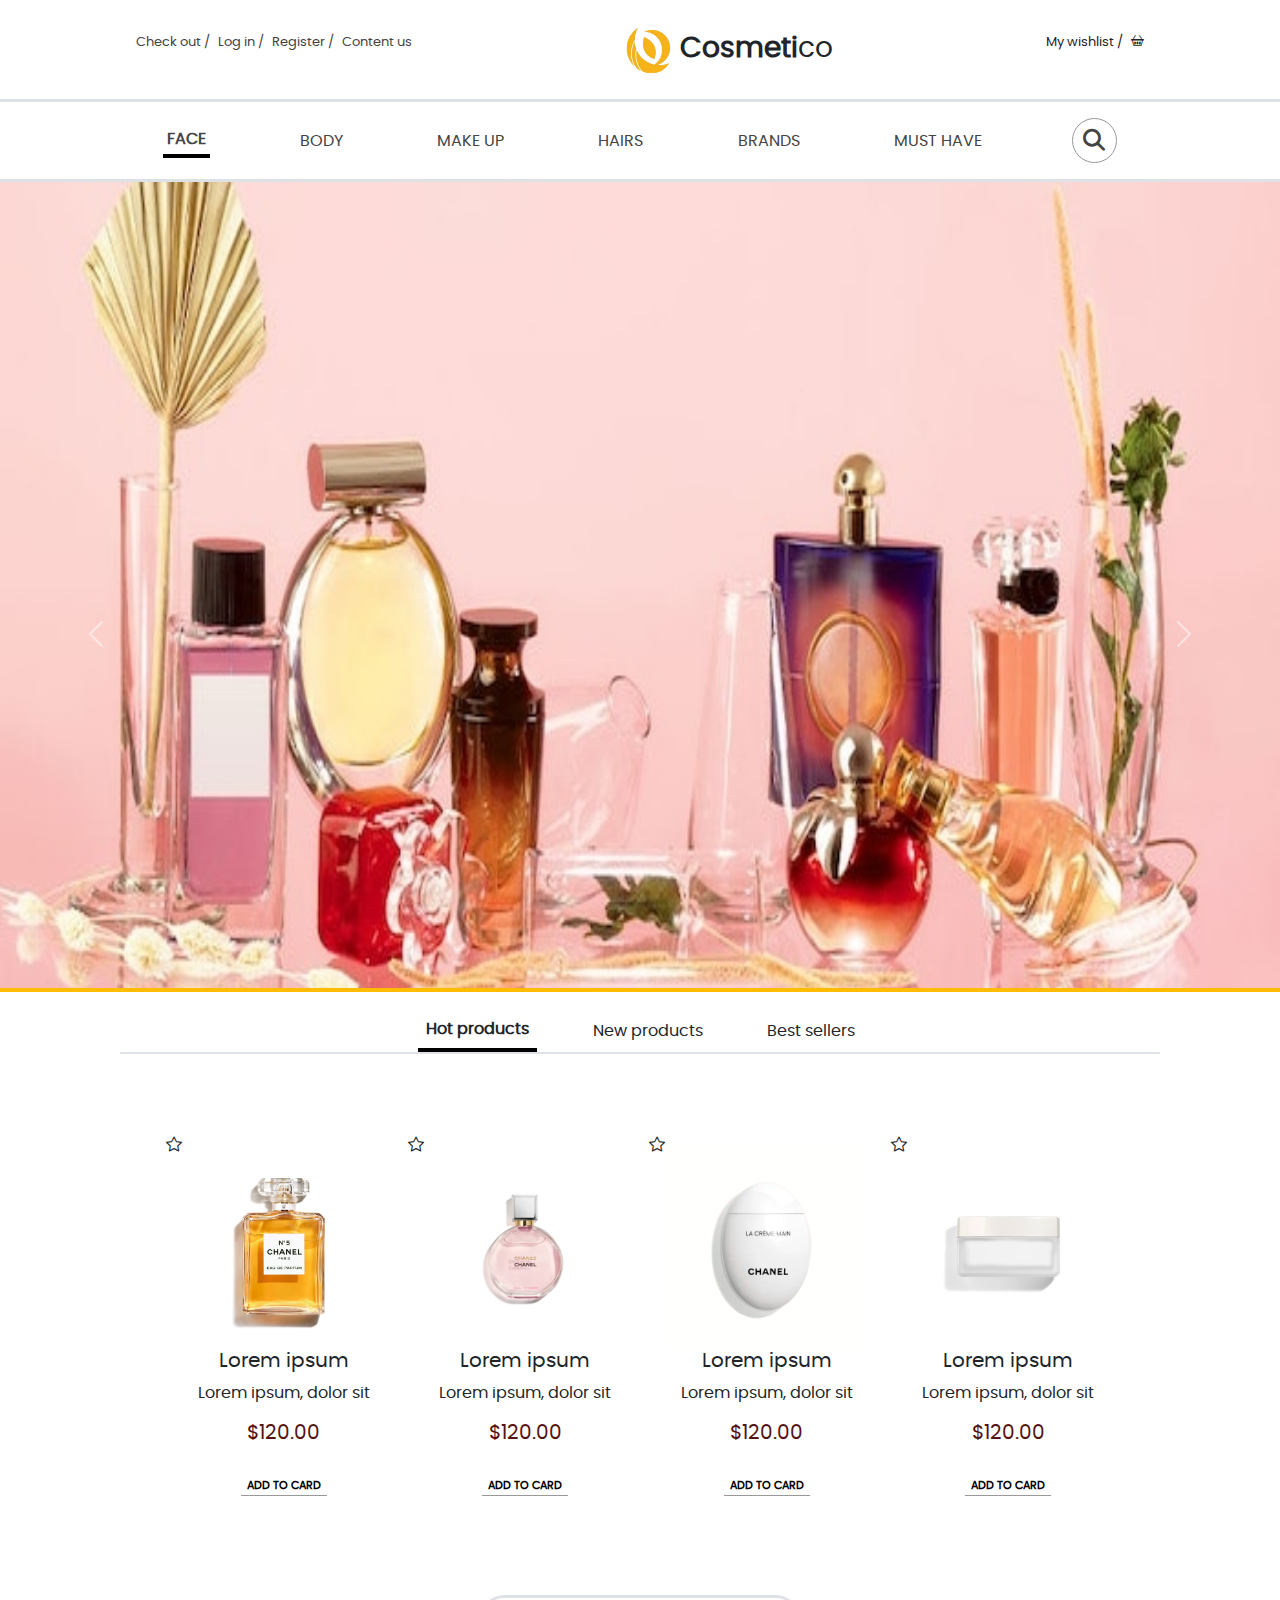
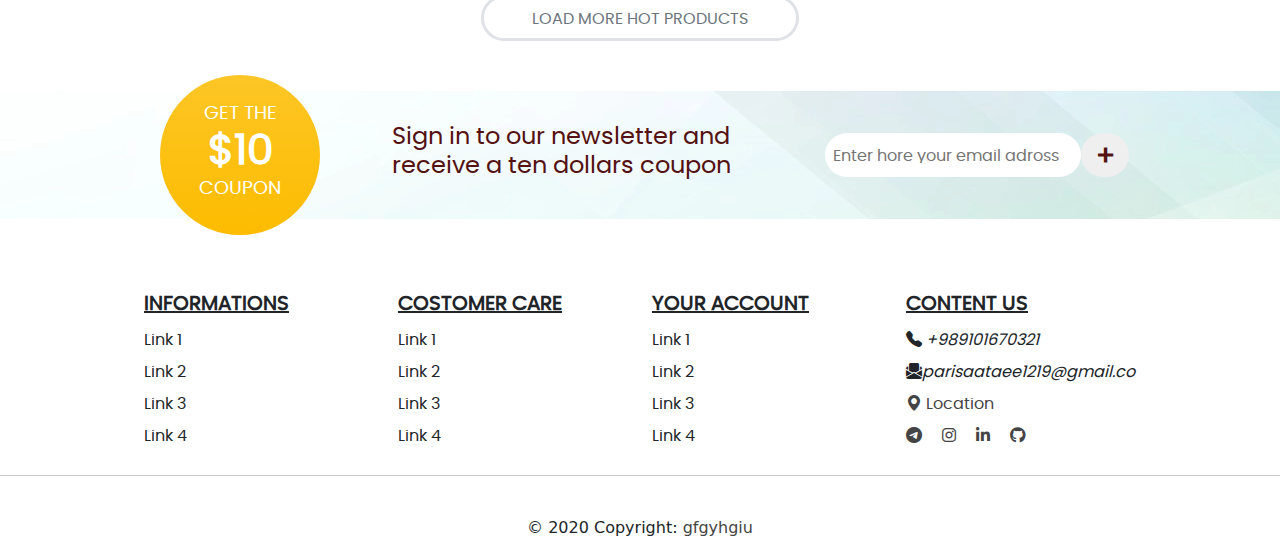
<file: index.html>
<!-- parisa ataee -->
<!DOCTYPE html>
<html lang="en">

<head>
    <meta charset="UTF-8">
    <meta http-equiv="X-UA-Compatible" content="IE=edge">
    <meta name="viewport" content="width=device-width, initial-scale=1.0">
    <title>Beauty Cosmetico</title>
    <link rel="icon" type="image/x-icon" href="/img/logo-design.png">
    <link rel="stylesheet" href="https://cdn.jsdelivr.net/npm/bootstrap@5.3.0-alpha1/dist/css/bootstrap.min.css">
    <link rel="stylesheet" href="https://cdn.jsdelivr.net/npm/bootstrap-icons@1.10.3/font/bootstrap-icons.css">
    <link rel="stylesheet" href="https://cdnjs.cloudflare.com/ajax/libs/font-awesome/6.2.1/css/all.min.css">
    <link rel="stylesheet" href="./css/style.css">
    <link rel="stylesheet" href="./css/shopping.css">

</head>

<body>
    <header>
        <div class="container">
            <section class="wrapper row">
                <nav class=" nav-top d-flex justify-content-between align-items-center my-4">

                    
                    <div class="nav-top_left">
                        <div>
                            <i class="bi bi-list menu__icon"></i>
                        </div>
                        <ul class="nav-top_items d-flex list-unstyled d-flex align-items-center">
                           <li><i class="bi bi-x-lg close_icon"></i></li> 
                            <li class="nav-top_item m-1"><a href="./check out.html">Check out&ThinSpace;/</a></li>
                            <li class="nav-top_item m-1"><a href="./check out.html">Log in&ThinSpace;/</a></li>
                            <li class="nav-top_item m-1"><a href="./check out.html">Register&ThinSpace;/</a></li>
                            <li class="nav-top_item m-1"><a href="#contentUs">Content us</a></li>
                        </ul>
                    </div>


                    <div class="nav-top_logo fs-3">
                        <img src="./img/logo-design.png" alt="logo" class="logo-img rounded-circle"><span
                            class="fw-bold "> Cosmeti</span>co
                    </div>

                    
                    <div class="nav-top-right ">
                        <div>
                            <i class="bi bi-three-dots-vertical menu_icon"></i>
                        </div>
                        <ul class=" d-flex list-unstyled d-flex align-items-center">
                            <li class="wishlist-btn m-1"> My wishlist&ThinSpace;/</li>
                            <li class="cart-icon m-1"><i class="bi bi-basket2 "></i></li>

                        </ul>


                        <div class="container wishlists position-absolute  ">

                        </div>


                        <div class="container shopping-cart_items position-absolute ">

                        </div>


                    </div>
                </nav>
            </section>
        </div>


        <div class="menu-bottom border-3 border-top border-bottom pt-3">
            <section class="container  ">
                <div class="row">
                    <ul class="wrapper menu-items list-unstyled d-flex justify-content-around align-items-center ">
                        <i class="bi bi-x-lg close__icon"></i>
                        <li class="menu-item p-1 text-uppercase active"><a href="./index.html"> face</a></li>
                        <li class="menu-item p-1 text-uppercase"><a href=""> body</a></li>
                        <li class="menu-item p-1 text-uppercase"><a href=""> make up</a></li>
                        <li class="menu-item p-1 text-uppercase"><a href=""> hairs</a></li>
                        <li class="menu-item p-1 text-uppercase"><a href=""> brands</a></li>
                        <li class="menu-item p-1 text-uppercase"><a href=""> must have</a></li>
                        <li class="search-icon d-flex justify-content-center align-items-center">
                            <i class="fas fa-search search-btn"></i>
                        </li>
                    </ul>
                </div>
            </section>
        </div>
        <div class="search-overlay"></div>
        <div class="search-popup">
            <form action="" class="search-form">
                <div class="form-group">
                    <input type="text" name="" id="" class="form-control" placeholder="search">
                    <button type="submit" class="submit-btn"><i class="fas fa-search"></i></button>
                </div>
            </form>
        </div>

        <!-- -----------component------------ -->

        <div class="cruosel-component ">
            <div id="carouselExampleControls" class="carousel slide" data-bs-ride="carousel">
                <div class="carousel-inner">
                    <div class="carousel-item active">
                        <img src="./img/-5956353812979629112_120.jpg" class="d-block w-100 img-fluid" alt="...">
                    </div>
                    <div class="carousel-item">
                        <img src="./img/7.jpg" class="d-block w-100 img-fluid" alt="...">
                    </div>
                    <div class="carousel-item">
                        <img src="./img/beauty-treatments.jpg" class="d-block w-100 img-fluid" alt="...">
                    </div>
                </div>
                <button class="carousel-control-prev" type="button" data-bs-target="#carouselExampleControls"
                    data-bs-slide="prev">
                    <span class="carousel-control-prev-icon" aria-hidden="true"></span>
                    <span class="visually-hidden">Previous</span>
                </button>
                <button class="carousel-control-next" type="button" data-bs-target="#carouselExampleControls"
                    data-bs-slide="next">
                    <span class="carousel-control-next-icon" aria-hidden="true"></span>
                    <span class="visually-hidden ">Next</span>
                </button>
            </div>
        </div>

        
    </header>


    <main>

        <div class="container">
            <section class="wrapper row">
                <ul
                    class="product-menu_items list-unstyled d-flex justify-content-center align-items-center border-2 border-bottom">
                    <li class="product-menu_item mx-lg-4 p-2 product-active">Hot products</li>
                    <li class="product-menu_item mx-lg-4 p-2">New products</li>
                    <li class="product-menu_item mx-lg-4 p-2">Best sellers</li>
                </ul>
            </section>
        </div>



        <div class="container">
            <section class="wrapper  bg-primery">
                <div class="products row d-flex my-5 ms-5">
                    <div class="product col-lg-3 col-md-4 col-sm-6 ">
                        <a href="./infoproduct.html"> <img src="./img/9518357119006.webp" alt=""
                                class="product-img "></a>
                        <div class="stars position-relative">
                            <i class="bi bi-star position-absolute z-1 bg-white star1" id="star11"></i>
                            <i class="bi bi-star-fill position-absolute star2" id="star12"></i>
                        </div>
                        <div class="product-info d-flex flex-column align-items-center">
                            <a href="./infoproduct.html"
                                class="bottom-box_link d-flex flex-column align-items-center text-dark text-decoration-none">
                                <h5 class="product-info_title">Lorem ipsum</h5>
                                <p class="product-info_text">Lorem ipsum, dolor sit </p>
                                <h5 class="product-info_price">$120.00</h5>
                            </a>
                            <button class="product-btn_cart text-uppercase border-0 bg-white my-4 fw-bold"
                                >add to
                                card</button>
                        </div>
                    </div>

                   

                    <div class="product col-lg-3  col-md-4 col-sm-6 ">
                        <a href="./infoproduct2.html"><img src="./img/8820439121950.webp" alt="" class="product-img "></a>
                        <div class="stars position-relative">
                            <i class="bi bi-star position-absolute z-1 bg-white star1" id="star21"></i>
                            <i class="bi bi-star-fill position-absolute star2" id="star22"></i>
                        </div>
                        <div class="product-info d-flex flex-column align-items-center">
                            <a href="./infoproduct2.html"
                                class="d-flex flex-column align-items-center text-dark text-decoration-none">
                                <h5 class="product-info_title">Lorem ipsum</h5>
                                <p class="product-info_text">Lorem ipsum, dolor sit</p>
                                <h5 class="product-info_price">$120.00</h5>
                            </a>
                            <button class="product-btn_cart text-uppercase border-0 bg-white my-4 fw-bold"
                                >add to
                                card</button>
                        </div>
                    </div>

                    

                    <div class="product col-lg-3 col-md-4 col-sm-6 ">
                        <a href="./infoproduct3.html"><img src="./img/8810632282142.webp" alt="" class="product-img "></a>
                        <div class="stars position-relative">
                            <i class="bi bi-star position-absolute z-1 bg-white star1" id="star31"></i>
                            <i class="bi bi-star-fill position-absolute star2" id="star32"></i>
                        </div>
                        <div class="product-info d-flex flex-column align-items-center">
                            <a href="./infoproduct3.html" class="d-flex flex-column align-items-center text-dark text-decoration-none">
                                <h5 class="product-info_title">Lorem ipsum</h5>
                                <p class="product-info_text">Lorem ipsum, dolor sit</p>
                                <h5 class="product-info_price">$120.00</h5>
                            </a>
                            <button class="product-btn_cart text-uppercase border-0 bg-white my-4 fw-bold"
                                >add to
                                card</button>
                        </div>
                    </div>

                   

                    <div class="product col-lg-3 col-md-4 col-sm-6">
                        <a href="./infoproduct4.html"><img src="./img/8833818394654.webp" alt="" class="product-img "></a>
                        <div class="stars position-relative">
                            <i class="bi bi-star position-absolute z-1 bg-white star1" id="star41"></i>
                            <i class="bi bi-star-fill position-absolute star2" id="star42"></i>
                        </div>
                        <div class="product-info d-flex flex-column align-items-center">
                            <a href="./infoproduct4.html" class="d-flex flex-column align-items-center text-dark text-decoration-none">
                                <h5 class="product-info_title">Lorem ipsum</h5>
                                <p class="product-info_text">Lorem ipsum, dolor sit</p>
                                <h5 class="product-info_price">$120.00</h5>
                            </a>
                            <button class="product-btn_cart text-uppercase border-0 bg-white my-4 fw-bold"
                                >add to
                                card</button>
                        </div>
                    </div>

                    <div class="product products-list2 col-lg-3 col-md-4 col-sm-6 ">
                        <a href="./infoproduct5.html"><img src="./img/8833880686622.webp" alt="" class="product-img "></a>
                        <div class="stars position-relative">
                            <i class="bi bi-star position-absolute z-1 bg-white star1" id="star51"></i>
                            <i class="bi bi-star-fill position-absolute star2" id="star52"></i>
                        </div>
                        <div class="product-info d-flex flex-column align-items-center">
                            <a href="./infoproduct5.html" class="d-flex flex-column align-items-center text-dark text-decoration-none">
                                <h5 class="product-info_title">Lorem ipsum</h5>
                                <p class="product-info_text">Lorem ipsum, dolor sit</p>
                                <h5 class="product-info_price">$120.00</h5>
                            </a>
                            <button class="product-btn_cart text-uppercase border-0 bg-white my-4 fw-bold">add to
                                card</button>
                        </div>
                    </div>

                   

                    <div class="product products-list2 col-lg-3 col-md-4 col-sm-6 ">
                        <a href="./infoproduct6.html"><img src="./img/8845014663198.webp" alt="" class="product-img "></a>
                        <div class="stars position-relative">
                            <i class="bi bi-star position-absolute z-1 bg-white star1" id="star61"></i>
                            <i class="bi bi-star-fill position-absolute star2" id="star62"></i>
                        </div>
                        <div class="product-info d-flex flex-column align-items-center">
                            <a href="./infoproduct6.html" class="d-flex flex-column align-items-center text-dark text-decoration-none">
                                <h5 class="product-info_title">Lorem ipsum</h5>
                                <p class="product-info_text">Lorem ipsum, dolor sit</p>
                                <h5 class="product-info_price">$120.00</h5>
                            </a>
                            <button class="product-btn_cart text-uppercase border-0 bg-white my-4 fw-bold">add to
                                card</button>
                        </div>
                    </div>

                   

                    <div class="product products-list2 col-lg-3 col-md-4 col-sm-6 ">
                        <a href="./infoproduct7.html"><img src="./img/8845081804830.webp" alt="" class="product-img "></a>
                        <div class="stars position-relative">
                            <i class="bi bi-star position-absolute z-1 bg-white star1" id="star71"></i>
                            <i class="bi bi-star-fill position-absolute star2" id="star72"></i>
                        </div>
                        <div class="product-info d-flex flex-column align-items-center">
                            <a href="./infoproduct7.html" class="d-flex flex-column align-items-center text-dark text-decoration-none">
                                <h5 class="product-info_title">Lorem ipsum</h5>
                                <p class="product-info_text">Lorem ipsum, dolor sit</p>
                                <h5 class="product-info_price">$120.00</h5>
                            </a>
                            <button class="product-btn_cart text-uppercase border-0 bg-white my-4 fw-bold">add to
                                card</button>
                        </div>
                    </div>

                    

                    <div class="product products-list2 col-lg-3 col-md-4 col-sm-6 ">
                        <a href="./infoproduct8.html"><img src="./img/8849388830750.webp" alt="" class="product-img "></a>
                        <div class="stars position-relative">
                            <i class="bi bi-star position-absolute z-1 bg-white star1" id="star81"></i>
                            <i class="bi bi-star-fill position-absolute star2" id="star82"></i>
                        </div>
                        <div class="product-info d-flex flex-column align-items-center">
                            <a href="./infoproduct8.html" class="d-flex flex-column align-items-center text-dark text-decoration-none">
                                <h5 class="product-info_title">Lorem ipsum</h5>
                                <p class="product-info_text">Lorem ipsum, dolor sit </p>
                                <h5 class="product-info_price">$120.00</h5>
                            </a>
                            <button class="product-btn_cart text-uppercase border-0 bg-white my-4 fw-bold">add to
                                card</button>
                        </div>
                    </div>
                </div>
            </section>
        </div>


        <div class="position-relative box-more_product d-flex justify-content-center">
            <button
                class="position-absolute text-uppercase rounded-pill p-2 px-5 border border-3 btn btn-outline-secondary btn-floatin"
                id="MoreBtn">load more hot products </button>

            <button
                class="position-absolute text-uppercase rounded-pill p-2 px-5 border border-3 btn btn-outline-secondary btn-floatin"
                id="MoreBtn1">fewer products</button>
        </div>





    </main>



    <footer>
        <section class=" footer-bottom position-relative d-flex align-items-center">
            <div class="container">
                <div class="wrapper row d-flex align-items-center">
                    <div class="col-lg-3"></div>
                    <div class="footer-off_pricebox text-uppercase rounded-circle bg-gradient position-absolute">
                        <p
                            class="footer-off_price d-flex justify-content-center align-items-center flex-column text-white m-4">
                            get the <span class=" fw-bold"> $10 </span> coupon</p>
                    </div>
                    <div class="footer-title col-sm-8 col-lg-5">
                        <h4 class="">Sign in to our newsletter and receive a ten dollars coupon</h4>
                    </div>
                    <div class="col-sm-12 col-lg-4 d-flex"> <input type="email" name="search"
                            class="rounded-pill border-0" id="" placeholder="Enter hore your email adross">
                        <button class="emeil-btn border-0 rounded-pill fs-3 fw-bold">+</button>
                    </div>
                </div>
            </div>
        </section>


        <!-- Grid container -->
        <div class="container text-center text-lg-start mt-5">
            <!-- Section: Links -->
            <section class="wrapper p-4 pb-0">
                <!--Grid row-->
                <div class="row">
                    <!--Grid column-->

                    <!--Grid column-->

                    <!--Grid column-->
                    <div class="col-lg-3 col-md-6 mb-4 mb-md-0">
                        <h5 class="text-uppercase text-decoration-underline fw-bold">informations</h5>

                        <ul class="list-unstyled mb-0 lh-lg">
                            <li>
                                <a href="#!" class="text-dark text-decoration-none">Link 1</a>
                            </li>
                            <li>
                                <a href="#!" class="text-dark text-decoration-none">Link 2</a>
                            </li>
                            <li>
                                <a href="#!" class="text-dark text-decoration-none">Link 3</a>
                            </li>
                            <li>
                                <a href="#!" class="text-dark text-decoration-none">Link 4</a>
                            </li>
                        </ul>
                    </div>
                    <!--Grid column-->

                    <!--Grid column-->
                    <div class="col-lg-3 col-md-6 mb-4 mb-md-0">
                        <h5 class="text-uppercase text-decoration-underline fw-bold">costomer care</h5>

                        <ul class="list-unstyled mb-0 lh-lg">
                            <li>
                                <a href="#!" class="text-dark text-decoration-none">Link 1</a>
                            </li>
                            <li>
                                <a href="#!" class="text-dark text-decoration-none">Link 2</a>
                            </li>
                            <li>
                                <a href="#!" class="text-dark text-decoration-none">Link 3</a>
                            </li>
                            <li>
                                <a href="#!" class="text-dark text-decoration-none">Link 4</a>
                            </li>
                        </ul>
                    </div>
                    <!--Grid column-->

                    <!--Grid column-->
                    <div class="col-lg-3 col-md-6 mb-4 mb-md-0">
                        <h5 class="text-uppercase text-decoration-underline fw-bold">your account</h5>

                        <ul class="list-unstyled mb-0 lh-lg">
                            <li>
                                <a href="#!" class="text-dark text-decoration-none">Link 1</a>
                            </li>
                            <li>
                                <a href="#!" class="text-dark text-decoration-none">Link 2</a>
                            </li>
                            <li>
                                <a href="#!" class="text-dark text-decoration-none">Link 3</a>
                            </li>
                            <li>
                                <a href="#!" class="text-dark text-decoration-none">Link 4</a>
                            </li>
                        </ul>
                    </div>
                    <!--Grid column-->

                    <!--Grid column-->
                    <div class="col-lg-3 col-md-6 mb-4 mb-md-0" id="contentUs">

                        <h5 class="text-uppercase text-decoration-underline fw-bold">content us</h5>

                        <ul class="list-unstyled mb-0 lh-lg">
                            <!---->
                            <li>
                                <i class="bi bi-telephone-fill"> +989101670321</i>
                            </li>
                            <li>
                                <i class="bi bi-envelope-paper-fill">parisaataee1219@gmail.co</i>
                            </li>
                            <li>
                                <a href="https://goo.gl/maps/vYXBNyF8cgHoUFdYA"><i class="bi bi-geo-alt-fill"></i>
                                    Location</a>
                            </li>

                            <li>
                                <!-- telegram -->
                                <a class=" me-2" href="https://t.me/ataee2000"
                                    role="button"><i class="bi bi-telegram"></i></a>

                                <!-- Instagram -->
                                <a class=" mx-2"
                                    href="https://Instagram.com/ataee._.2000" role="button"><i
                                        class="fab fa-instagram "></i></a>

                                <!-- Linkedin -->
                                <a class=" mx-2"
                                    href="https://www.linkedin.com/in/pary-ataee-53570b25b" role="button"><i
                                        class="fab fa-linkedin-in"></i></a>

                                <!-- Github -->
                                <a class=" mx-2"
                                    href="https://github.com/ParisaAtaee2000" role="button"><i
                                        class="fab fa-github"></i></a>
                            </li>
                        </ul>


                    </div>
                    <!--Grid column-->
                </div>
                <!--Grid row-->
            </section>
            <!-- Section: Links -->


            <!-- Section: Social media -->
            <section class="my-4 text-center">

            </section>
            <!-- Section: Social media -->
        </div>
        <!-- Grid container -->
        <hr class="mb-4" />
        <!-- Copyright -->
        <div class="text-center p-3">
            © 2020 Copyright:
            <a class="" href="">gfgyhgiu</a>
        </div>
        <!-- Copyright -->
    </footer>



    



    <script src="https://cdn.jsdelivr.net/npm/bootstrap@5.3.0-alpha1/dist/js/bootstrap.bundle.min.js"></script>
    <script src="https://cdnjs.cloudflare.com/ajax/libs/jquery/3.6.3/jquery.min.js" integrity="sha512-STof4xm1wgkfm7heWqFJVn58Hm3EtS31XFaagaa8VMReCXAkQnJZ+jEy8PCC/iT18dFy95WcExNHFTqLyp72eQ==" crossorigin="anonymous" referrerpolicy="no-referrer"></script>
    <script src="./js/main.js"></script>

</body>

</html>
</file>
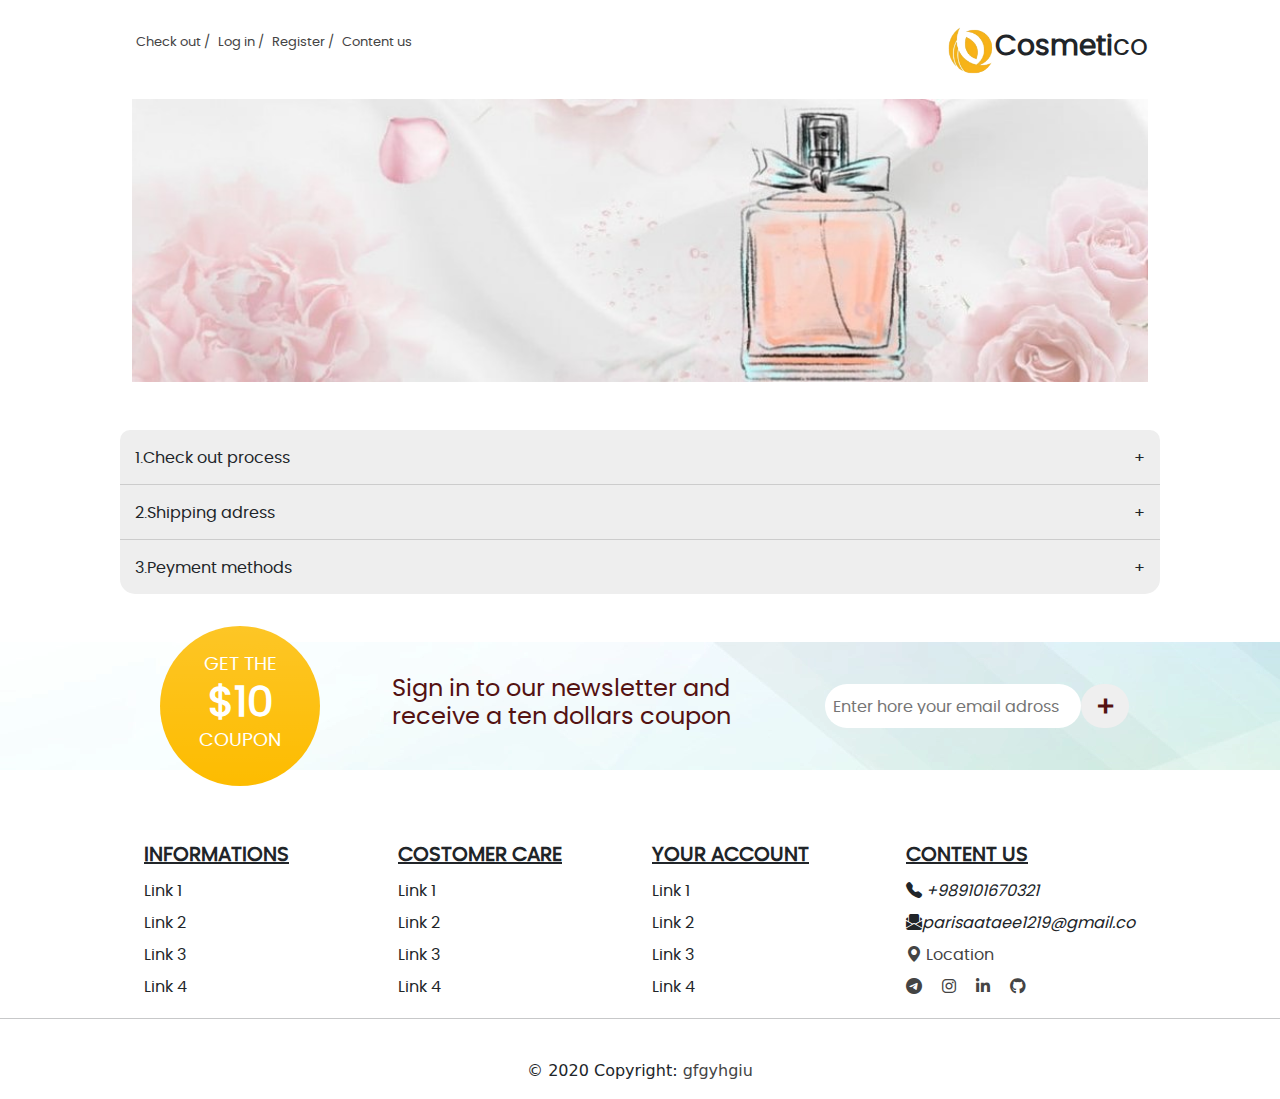
<file: check out.html>
<!-- parisa ataee -->
<!DOCTYPE html>
<html lang="en">

<head>
    <meta charset="UTF-8">
    <meta http-equiv="X-UA-Compatible" content="IE=edge">
    <meta name="viewport" content="width=device-width, initial-scale=1.0">
    <title>Beauty Cosmetico</title>
    <link rel="icon" type="image/x-icon" href="/img/logo-design.png">
    <link rel="stylesheet" href="https://cdn.jsdelivr.net/npm/bootstrap@5.3.0-alpha1/dist/css/bootstrap.min.css">
    <link rel="stylesheet" href="https://cdn.jsdelivr.net/npm/bootstrap-icons@1.10.3/font/bootstrap-icons.css">
    <link rel="stylesheet" href="https://cdnjs.cloudflare.com/ajax/libs/font-awesome/6.2.1/css/all.min.css">
    <link rel="stylesheet" href="./css/style.css">
    <link rel="stylesheet" href="./css/shopping.css">
    <link rel="stylesheet" href="./css/chosen.min.css">

</head>

<body>
    <header>
        <div class="container">
            <section class="wrapper row">
                <nav class=" nav-top d-flex justify-content-between align-items-center my-4">


                    <div class="nav-top_left">
                        <ul class="nav-top_items d-flex list-unstyled">
                            <li class="nav-top_item m-1"><a href="./check out.html"> Check out&ThinSpace;/</a></li>
                            <li class="nav-top_item m-1"><a href="./check out.html"> Log in&ThinSpace;/</a></li>
                            <li class="nav-top_item m-1"><a href="./check out.html"> Register&ThinSpace;/</a></li>
                            <li class="nav-top_item m-1"><a href="#contentUs"> Content us</a></li>
                        </ul>
                    </div>
                    <div>
                        <i class="bi bi-list menu__icon"></i>
                    </div>

                    <div class="nav-top_logo fs-3 d-flex justify-content-between">
                        <img src="./img/logo-design.png" alt="logo" class="logo-img rounded-circle"><span
                            class="fw-bold "> Cosmeti</span>co
                    </div>

                    <!-- <div class="nav-top-right d-flex ">
                        <ul class="d-flex list-unstyled">
                            <li class="nav-top-rightitem m-1"><a href=""> My wishlist&ThinSpace;/</a></li>
                            <li class="nav-top-rightitem m-1"><a href=""><i class="bi bi-basket2 baskert"></i></a></li>
                        </ul>
                    </div> -->

                </nav>

                <div class="shapping-header">
                    <img src="./img/photo_2023-01-28_18-57-23.jpg" alt="" class="shapping-header_img">
                </div>

            </section>

        </div>






    </header>


    <main>


        <div class="container">
            <section class="wrapper">

                <div class="accordion my-5">
                    <div class="accordion-item ">
                    
                        <span class="accordion-header" id="panelsStayOpen-headingOne">
                                1.Check out process
                        </span>
                        <div class="accordion-collapse ">
                        <div class="d-flex justify-content-around flex-wrap">
                            <div class="registered-user">
                                <span class="registered-user_title">Registered user</span>
                                <p class="registered-user_title">Lorem ipsum dolor sit amet consectetur adipisicing
                                    elit. Tempore, odio magni. Provident voluptatem recusandae </p>
                                <label for="registeredUserEmail" class="d-block mb-1 mt-3">Email</label>
                                <input type="email" name="email" class="d-block rounded-pill border border-3"
                                    id="registeredUserEmail">
                                <label for="newMemberPassword" class="d-block mb-1 mt-3">Password</label>
                                <input type="password" name="password" class="d-block rounded-pill border border-3"
                                    id="registeredUserPassword">
                                <input type="submit" value="Log in"
                                    class="mt-4 rounded-pill border-0 px-5 py-2 btn btn-warning text-white fw-bold">
                            </div>
                            <div class="new-member">
                                <span class="new-member_title">New member</span>
                                <p class="new-member_title">Lorem ipsum dolor sit amet consectetur adipisicing
                                    elit. Tempore, odio magni. Provident voluptatem recusandae </p>
                                <label for="newMemberEmail" class="d-block mb-1 mt-3">Email</label>
                                <input type="email" name="email" class="d-block rounded-pill border border-3"
                                    id="newMemberEmail">
                                <label for="newMemberPassword" class="d-block mb-1 mt-3">Password</label>
                                <input type="password" name="password" class="d-block rounded-pill border border-3"
                                    id="newMemberPassword">
                                <label for="newMemberRptPassword" class="d-block mb-1 mt-3 ">Re-Password</label>
                                <input type="password" name="password" class="d-block rounded-pill border border-3"
                                    id="newMemberRptPassword">
                                <input type="submit" value="Sing in"
                                    class="mt-4 rounded-pill border-0 px-5 py-2 btn btn-warning text-white fw-bold">
                            </div>
                        </div>
                    </div>
                    </div>

                    <div class="accordion-item">
                        <span class="accordion-header" id="panelsStayOpen-headingTwo">
                                2.Shipping adress
                        </span>
                        <div class="accordion-collapse">
                            <div class="accordion-body">
                                <form method="post" action="" outocomplete="on" target="_blank">
                                    <label for="fnam">First name:</label>
                                    <input type="text" name="name" id="fname" placeholder="write..." required size="30"
                                        maxlength="20" class="d-block m-3">
                                    <label for="lname">Last name:</label>
                                    <input type="text" name="last name" id="lname" placeholder="write..." required
                                        size="30" maxlength="20" class="d-block m-3">
                                        <label for="">phone</label>
                                        <input type="text" name="phone" id="phone" placeholder="9101670321" required
                                            size="30" maxlength="10" class="d-block m-3">

                                    <label for="country">Country</label>
                                    <!--  plagin jquery  -->
                                    <select class="chosen d-block p-1 m-3" id="country" style="width:200px;">  
                                        <option>us</option>
                                        <option>iran</option>
                                        <option selected="selected">China</option>
                                        <option>Canada</option>
                                        <option>Turkey</option>
                                    </select>

                                    <label for="city">City </label>
                                    <input type="text" name="city" id="city" placeholder="" required size="30"
                                        maxlength="10" class="d-block m-3">
                                    <label for="adress">Adress</label>
                                    <input type="text" name="adress" id="adress" placeholder="" required size="60"
                                        maxlength="20" class="d-block m-3">
                                    <input type="submit" name="send" value="send" class="border-0 btn btn-warning rounded-pill fw-bold text-white my-3">
                                    <input type="reset" name="reset" id="reset" class="btn btn-light rounded-pill my-3">
                                </form>
                            </div>
                        </div>
                    </div>
                
                        <div class="accordion-item">
                            <span class="accordion-header" id="panelsStayOpen-headingThree">
                                    3.Peyment methods
                            </span>
                            <div class="accordion-collapse accordion-body">
                                    <img src="./img/download.png" alt="">
                                    <img src="./img/800px-American_Express_logo_(2018).svg.png" alt="">
                                    <img src="./img/visa-and-mastercard-logo-26.png" alt="">
                                    <img src="./img/unnamed.png" alt="">
                                    <img src="./img/Discover_Card-logo-4BC5D7C02C-seeklogo.com.png" alt="">
                            </div>
                            

                        </div>
                </div>

               <!--  <div class="accordion my-5" id="accordionPanelsStayOpenExample">
                    <div class="accordion-item">
                        <h2 class="accordion-header" id="panelsStayOpen-headingOne">
                            <button class="accordion-button" type="button" data-bs-toggle="collapse"
                                data-bs-target="#panelsStayOpen-collapseOne" aria-expanded="true"
                                aria-controls="panelsStayOpen-collapseOne">
                                1.Check out process
                            </button>
                        </h2>
                        <div id="panelsStayOpen-collapseOne" class="accordion-collapse collapse show"
                            aria-labelledby="panelsStayOpen-headingOne">
                            <div class="accordion-body d-flex justify-content-around my-4">
                                <div class="registered-user">
                                    <h5 class="registered-user_title">Registered user</h5>
                                    <p class="registered-user_title">Lorem ipsum dolor sit amet consectetur adipisicing
                                        elit. Tempore, odio magni. Provident voluptatem recusandae </p>
                                    <label for="registeredUserEmail" class="d-block mb-1 mt-3">Email</label>
                                    <input type="email" name="email" class="d-block rounded-pill border border-3"
                                        id="registeredUserEmail">
                                    <label for="newMemberPassword" class="d-block mb-1 mt-3">Password</label>
                                    <input type="password" name="password" class="d-block rounded-pill border border-3"
                                        id="registeredUserPassword">
                                    <input type="submit" value="Log in"
                                        class="mt-4 rounded-pill border-0 px-5 py-2 btn btn-warning text-white fw-bold">
                                </div>
                                <div class="new-member">
                                    <h5 class="new-member_title">New member</h5>
                                    <p class="new-member_title">Lorem ipsum dolor sit amet consectetur adipisicing
                                        elit. Tempore, odio magni. Provident voluptatem recusandae </p>
                                    <label for="newMemberEmail" class="d-block mb-1 mt-3">Email</label>
                                    <input type="email" name="email" class="d-block rounded-pill border border-3"
                                        id="newMemberEmail">
                                    <label for="newMemberPassword" class="d-block mb-1 mt-3">Password</label>
                                    <input type="password" name="password" class="d-block rounded-pill border border-3"
                                        id="newMemberPassword">
                                    <label for="newMemberRptPassword" class="d-block mb-1 mt-3 ">Re-Password</label>
                                    <input type="password" name="password" class="d-block rounded-pill border border-3"
                                        id="newMemberRptPassword">
                                    <input type="submit" value="Sing in"
                                        class="mt-4 rounded-pill border-0 px-5 py-2 btn btn-warning text-white fw-bold">
                                </div>
                            </div>
                        </div>
                    </div>
                    <div class="accordion-item">
                        <h2 class="accordion-header" id="panelsStayOpen-headingTwo">
                            <button class="accordion-button collapsed" type="button" data-bs-toggle="collapse"
                                data-bs-target="#panelsStayOpen-collapseTwo" aria-expanded="false"
                                aria-controls="panelsStayOpen-collapseTwo">
                                2.Shipping adress
                            </button>
                        </h2>
                        <div id="panelsStayOpen-collapseTwo" class="accordion-collapse collapse"
                            aria-labelledby="panelsStayOpen-headingTwo">
                            <div class="accordion-body">
                                <form method="post" action="" outocomplete="on" target="_blank">
                                    <label for="fnam">First name:</label>
                                    <input type="text" name="name" id="fname" placeholder="write..." required size="30"
                                        maxlength="20"><br><br>
                                    <label for="lname">Last name:</label>
                                    <input type="text" name="last name" id="lname" placeholder="write..." required
                                        size="30" maxlength="20"><br><br>

                                    <label for="country">Country</label>
                                    // plagin jquery 
                                    <select class="" id="country" style="width:200px;">// class="chosen"   Error for bootstrap
                                        <option>us</option>
                                        <option>iran</option>
                                        <option selected="selected">China</option>
                                        <option>Canada</option>
                                        <option>Turkey</option>
                                    </select>

                                    <br><br>
                                    <label for="city">City </label>
                                    <input type="text" name="city" id="city" placeholder="" required size="30"
                                        maxlength="10"><br><br>
                                    <label for="adress">Adress</label>
                                    <input type="text" name="adress" id="adress" placeholder="" required size="60"
                                        maxlength="20"><br><br>
                                    <label for="">phone</label>
                                    <input type="text" name="phone" id="phone" placeholder="9101670321" required
                                        size="30" maxlength="10"><br><br>
                                    <input type="submit" name="send" value="send" class="border-0 btn btn-warning rounded-pill fw-bold text-white">
                                    <input type="reset" name="reset" id="reset" class="btn btn-light rounded-pill">
                                </form>
                            </div>
                        </div>
                    </div>
                    <div class="accordion-item">
                        <h2 class="accordion-header" id="panelsStayOpen-headingThree">
                            <button class="accordion-button collapsed" type="button" data-bs-toggle="collapse"
                                data-bs-target="#panelsStayOpen-collapseThree" aria-expanded="false"
                                aria-controls="panelsStayOpen-collapseThree">
                                3.Peyment methods
                            </button>
                        </h2>
                        <div id="panelsStayOpen-collapseThree" class="accordion-collapse collapse"
                            aria-labelledby="panelsStayOpen-headingThree">
                            <div class="accordion-body">
                                <img src="./img/download.png" alt="">
                                <img src="./img/800px-American_Express_logo_(2018).svg.png" alt="">
                                <img src="./img/visa-and-mastercard-logo-26.png" alt="">
                                <img src="./img/unnamed.png" alt="">
                                <img src="./img/Discover_Card-logo-4BC5D7C02C-seeklogo.com.png" alt="">
                            </div>
                        </div>
                    </div>
                </div> -->
            </section>
        </div>
    </main>

    <footer>
        <section class="footer-bottom position-relative d-flex align-items-center">
            <div class="container">
                <div class="wrapper row d-flex align-items-center">
                    <div class=" col-lg-3"></div>
                    <div class="footer-off_pricebox text-uppercase rounded-circle bg-gradient position-absolute">
                        <p
                            class="footer-off_price d-flex justify-content-center align-items-center flex-column text-white m-4">
                            get the <span class=" fw-bold"> $10 </span> coupon</p>
                    </div>
                    <div class="footer-title col-sm-8 col-lg-5">
                        <h4 class="">Sign in to our newsletter and receive a ten dollars coupon</h4>
                    </div>
                    <div class="col-sm-12 col-lg-4 d-flex"> <input type="email" name="search"
                            class="rounded-pill border-0" id="" placeholder="Enter hore your email adross">
                        <button class="emeil-btn border-0 rounded-pill fs-3 fw-bold">+</button>
                    </div>
                </div>
            </div>
        </section>


        <!-- Grid container -->
        <div class="container text-center text-lg-start mt-5">
            <!-- Section: Links -->
            <section class="wrapper p-4 pb-0">
                <!--Grid row-->
                <div class="row">
                    <!--Grid column-->

                    <!--Grid column-->

                    <!--Grid column-->
                    <div class="col-lg-3 col-md-6 mb-4 mb-md-0">
                        <h5 class="text-uppercase text-decoration-underline fw-bold">informations</h5>

                        <ul class="list-unstyled mb-0 lh-lg">
                            <li>
                                <a href="#!" class="text-dark text-decoration-none">Link 1</a>
                            </li>
                            <li>
                                <a href="#!" class="text-dark text-decoration-none">Link 2</a>
                            </li>
                            <li>
                                <a href="#!" class="text-dark text-decoration-none">Link 3</a>
                            </li>
                            <li>
                                <a href="#!" class="text-dark text-decoration-none">Link 4</a>
                            </li>
                        </ul>
                    </div>
                    <!--Grid column-->

                    <!--Grid column-->
                    <div class="col-lg-3 col-md-6 mb-4 mb-md-0">
                        <h5 class="text-uppercase text-decoration-underline fw-bold">costomer care</h5>

                        <ul class="list-unstyled mb-0 lh-lg">
                            <li>
                                <a href="#!" class="text-dark text-decoration-none">Link 1</a>
                            </li>
                            <li>
                                <a href="#!" class="text-dark text-decoration-none">Link 2</a>
                            </li>
                            <li>
                                <a href="#!" class="text-dark text-decoration-none">Link 3</a>
                            </li>
                            <li>
                                <a href="#!" class="text-dark text-decoration-none">Link 4</a>
                            </li>
                        </ul>
                    </div>
                    <!--Grid column-->

                    <!--Grid column-->
                    <div class="col-lg-3 col-md-6 mb-4 mb-md-0">
                        <h5 class="text-uppercase text-decoration-underline fw-bold">your account</h5>

                        <ul class="list-unstyled mb-0 lh-lg">
                            <li>
                                <a href="#!" class="text-dark text-decoration-none">Link 1</a>
                            </li>
                            <li>
                                <a href="#!" class="text-dark text-decoration-none">Link 2</a>
                            </li>
                            <li>
                                <a href="#!" class="text-dark text-decoration-none">Link 3</a>
                            </li>
                            <li>
                                <a href="#!" class="text-dark text-decoration-none">Link 4</a>
                            </li>
                        </ul>
                    </div>
                    <!--Grid column-->

                    <!--Grid column-->
                    <div class="col-lg-3 col-md-6 mb-4 mb-md-0" id="contentUs">

                        <h5 class="text-uppercase text-decoration-underline fw-bold">content us</h5>

                        <ul class="list-unstyled mb-0 lh-lg">
                            <!---->
                            <li>
                                <i class="bi bi-telephone-fill"> +989101670321</i>
                            </li>
                            <li>
                                <i class="bi bi-envelope-paper-fill">parisaataee1219@gmail.co</i>
                            </li>
                            <li>
                                <a href="https://goo.gl/maps/vYXBNyF8cgHoUFdYA"><i class="bi bi-geo-alt-fill"></i>
                                    Location</a>
                            </li>

                            <li>
                                <!-- telegram -->
                                <a class=" me-2" href="https://t.me/ataee2000" role="button"><i
                                        class="bi bi-telegram"></i></a>

                                <!-- Instagram -->
                                <a class=" mx-2" href="https://Instagram.com/ataee._.2000" role="button"><i
                                        class="fab fa-instagram "></i></a>

                                <!-- Linkedin -->
                                <a class=" mx-2" href="https://www.linkedin.com/in/pary-ataee-53570b25b"
                                    role="button"><i class="fab fa-linkedin-in"></i></a>

                                <!-- Github -->
                                <a class=" mx-2" href="https://github.com/ParisaAtaee2000" role="button"><i
                                        class="fab fa-github"></i></a>
                            </li>
                        </ul>


                        
                    </div>
                    <!--Grid column-->
                </div>
                <!--Grid row-->
            </section>
            <!-- Section: Links -->


        
        </div>
        <!-- Grid container -->
        <hr class="mb-4" />
        <!-- Copyright -->
        <div class="text-center p-3">
            © 2020 Copyright:
            <a class="" href="">gfgyhgiu</a>
        </div>
        <!-- Copyright -->
    </footer>


    <script src="https://cdn.jsdelivr.net/npm/bootstrap@5.3.0-alpha1/dist/js/bootstrap.bundle.min.js"></script>
    <script src="https://cdnjs.cloudflare.com/ajax/libs/jquery/3.6.3/jquery.min.js" integrity="sha512-STof4xm1wgkfm7heWqFJVn58Hm3EtS31XFaagaa8VMReCXAkQnJZ+jEy8PCC/iT18dFy95WcExNHFTqLyp72eQ==" crossorigin="anonymous" referrerpolicy="no-referrer"></script>
    <script src="./js/main.js"></script>
    <script src="./js/chosen.jquery.js"></script>

    <script>
        $(".chosen").chosen();
    </script>
</body>

</html>
</file>
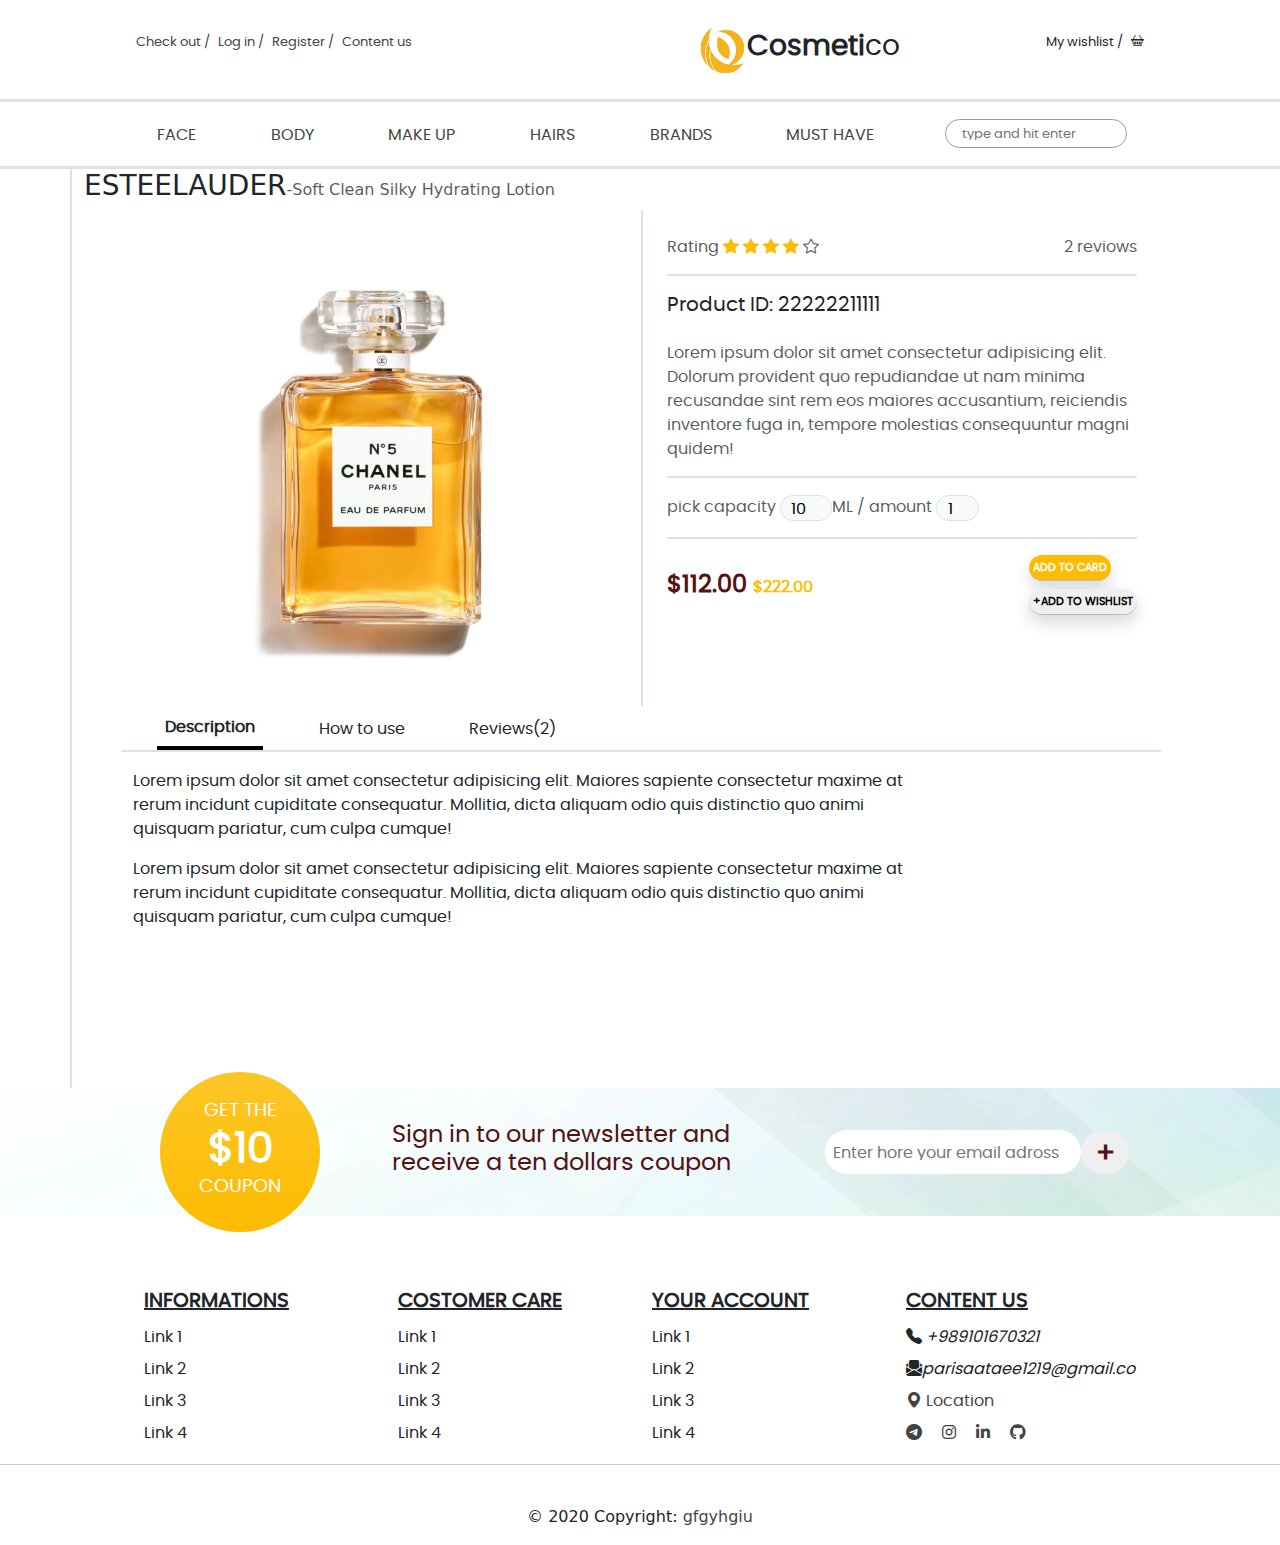
<file: infoproduct.html>
<!--  parisa ataee -->
<!DOCTYPE html>
<html lang="en">

<head>
    <meta charset="UTF-8">
    <meta http-equiv="X-UA-Compatible" content="IE=edge">
    <meta name="viewport" content="width=device-width, initial-scale=1.0">
    <title>Beauty Cosmetico</title>
    <link rel="icon" type="image/x-icon" href="/img/logo-design.png">
    <link rel="stylesheet" href="https://cdn.jsdelivr.net/npm/bootstrap@5.3.0-alpha1/dist/css/bootstrap.min.css">
    <link rel="stylesheet" href="https://cdn.jsdelivr.net/npm/bootstrap-icons@1.10.3/font/bootstrap-icons.css">
    <link rel="stylesheet" href="https://cdnjs.cloudflare.com/ajax/libs/font-awesome/6.2.1/css/all.min.css">
    <link rel="stylesheet" href="./css/style.css">
    <link rel="stylesheet" href="./css/shopping.css">

</head>

<body>
    <header>
        <div class="container">
            <section class="wrapper row">
                <nav class=" nav-top d-flex justify-content-between align-items-center my-4">


                    <div class="nav-top_left">
                        <ul class="nav-top_items d-flex list-unstyled">
                            <li class="nav-top_item m-1"><a href="./check out.html"> Check out&ThinSpace;/</a></li>
                            <li class="nav-top_item m-1"><a href="./check out.html"> Log in&ThinSpace;/</a></li>
                            <li class="nav-top_item m-1"><a href="./check out.html"> Register&ThinSpace;/</a></li>
                            <li class="nav-top_item m-1"><a href="#contentUs"> Content us</a></li>
                        </ul>
                    </div>
                    <div>
                        <i class="bi bi-list menu__icon"></i>
                    </div>

                    <div class="nav-top_logo fs-3 d-flex justify-content-between">
                        <img src="./img/logo-design.png" alt="logo" class="logo-img rounded-circle"><span
                            class="fw-bold "> Cosmeti</span>co
                    </div>

                    <div class="nav-top-right d-flex ">
                        <ul class=" d-flex list-unstyled">
                            <li class="wishlist-btn m-1"> My wishlist&ThinSpace;/</li>
                            <li class="cart-icon m-1"><i class="bi bi-basket2 "></i></li>

                        </ul>
                    </div>

                </nav>
            </section>
        </div>

        <div class="menu-bottom border-3 border-top border-bottom pt-3">
            <section class="container  ">
                <div class="row">
                    <ul class="wrapper menu-items list-unstyled d-flex justify-content-around align-items-center ">
                        <i class="bi bi-x-lg close__icon"></i>
                        <li class="menu-item p-1 text-uppercase"><a href="./index.html">face</a> </li>
                        <li class="menu-item p-1 text-uppercase"><a href="">body</a></li>
                        <li class="menu-item p-1 text-uppercase"><a href="">make up</a> </li>
                        <li class="menu-item p-1 text-uppercase"><a href="">hairs</a> </li>
                        <li class="menu-item p-1 text-uppercase"><a href="">brands</a> </li>
                        <li class="menu-item p-1 text-uppercase"><a href="">must have</a></li>
                        <li class="">
                            <input type="search" name="search" id="SearchBar" placeholder="type and hit enter"
                                class="menu-item_search rounded-pill py-1 px-3">
                        </li>
                    </ul>
                </div>
            </section>
        </div>

    </header>


    <main class="">

        <div class="container border-start border-2">
            <h3 class="cart-product_name d-inline-block">ESTEELAUDER</h3><span class="text-muted">-Soft Clean Silky
                Hydrating Lotion</span>

            <section class="wrapper row d-flex">
                <div class="cart-product_left">
                    <img src="./img/9518357119006.webp" alt="" class="cart-product_img">
                </div>
                <div class="cart-product_right p-4 text-muted border-start border-2">
                    <div class="cart-product_rank d-flex justify-content-between pb-3 border-bottom border-2">
                        <div class="rating">
                            Rating
                            <i class="bi bi-star-fill"></i>
                            <i class="bi bi-star-fill"></i>
                            <i class="bi bi-star-fill"></i>
                            <i class="bi bi-star-fill"></i>
                            <i class="bi bi-star"></i>
                        </div>
                        <div class="revio">2 reviows</div>
                    </div>
                    <div class="cart-product_info">
                        <h5 class="text-dark py-3">Product ID: 22222211111</h5>
                        <p class="cart-product_text">
                            Lorem ipsum dolor sit amet consectetur adipisicing elit. Dolorum provident quo repudiandae
                            ut nam minima recusandae sint rem eos maiores accusantium, reiciendis inventore fuga in,
                            tempore molestias consequuntur magni quidem!
                        </p>
                    </div>
                    <div class="py-3  border-top border-2">
                        pick capacity <input type="number" name="number" id="" max="100" min="10" step="10" value="10"
                            class="rounded-pill btn btn-light border border-1 p-0">ML /
                        amount <input type="number" name="number" id="" max="10" min="1" value="1"
                            class="rounded-pill btn btn-light border border-1 p-0">
                    </div>
                    <div class="py-3  border-top border-2 d-flex justify-content-between align-items-center">
                        <h4 class="product-info_prices fw-bold">$112.00 <span
                                class=" fs-6">$222.00</span></h4>
                        <div>
                            <button
                                class="product-info_cartbtn text-uppercase border-0 rounded-pill p-1 fw-bold shadow d-block"
                                id="addToCart1">add
                                to
                                card</button>
                            <button
                                class="product-info_wishlistbtn text-uppercase border-0 rounded-pill p-1 my-2 fw-bold shadow" id="addToWishlist">+add
                                to
                                wishlist</button>
                        </div>
                    </div>
                </div>
            </section>
            <section class="wrapper row">
                <ul
                    class="product-menu_items list-unstyled d-flex  align-items-center border-2 border-bottom overflow-auto">
                    <li id="description" class="product-menu_item mx-lg-4 p-2 product-active">Description</li>
                    <li id="howToUse" class="product-menu_item mx-lg-4 p-2 flex-nowrap">How to use</li>
                    <li id="reviews" class="product-menu_item mx-lg-4 p-2">Reviews(2)</li>
                </ul>
                <div class=" product-info_bottom overflow-auto">
                    <p class="description-text ">Lorem ipsum dolor sit amet consectetur adipisicing elit. Maiores
                        sapiente consectetur maxime
                        at rerum incidunt cupiditate consequatur. Mollitia, dicta aliquam odio quis distinctio quo animi
                        quisquam pariatur, cum culpa cumque!</p>
                    <p class="description-text">Lorem ipsum dolor sit amet consectetur adipisicing elit. Maiores
                        sapiente consectetur maxime
                        at rerum incidunt cupiditate consequatur. Mollitia, dicta aliquam odio quis distinctio quo animi
                        quisquam pariatur, cum culpa cumque!</p>
                    <p class="howtouse-text">Lorem ipsum dolor sit amet consectetur adipisicing elit. Maiores sapiente
                        consectetur maxime
                        at rerum incidunt cupiditate consequatur. Mollitia, dicta aliquam odio quis distinctio quo animi
                        quisquam pariatur, cum culpa cumque! Lorem ipsum dolor sit amet consectetur adipisicing elit.
                        Ratione, consectetur suscipit officia sint, tenetur repudiandae aliquam laboriosam rem quaerat
                        veniam illo. Recusandae obcaecati similique dolorum maxime tempora quibusdam totam cumque.</p>



                    <div class="reviews-text ">
                        <section class="d-flex justify-content-around align-items-start">
                            <div class="">
                                <div class="border-bottom border-1 py-3">
                                    <img src="./img/Default_pfp.svg.png" alt="" class="user-image me-3"><span
                                        class="first-user_email"></span>
                                    <p class="p-2 first-review w-75"></p>
                                    <div class="spinner-wrapper d-flex justify-content-end">
                                        <div class="spinner-border" role="status">
                                        </div>
                                    </div>
                                    <i class="ba bi-star-fill"></i>
                                    <i class="ba bi-star-fill"></i>
                                    <i class="ba bi-star-fill"></i>
                                    <i class="ba bi-star-fill"></i>
                                    <i class="ba bi-star"></i>
                                </div>

                                <div class="border-bottom border-1 py-3">
                                    <img src="./img/Default_pfp.svg.png" alt="" class="user-image me-3"><span
                                        class="second-user_email"></span>
                                    <p class="p-2 second-review w-75"></p>
                                    <div class="spinner-wrapper d-flex justify-content-center">
                                        <div class="spinner-border" role="status">
                                        </div>
                                    </div>
                                    <i class="ba bi-star-fill"></i>
                                    <i class="ba bi-star-fill"></i>
                                    <i class="ba bi-star-fill"></i>
                                    <i class="ba bi-star-fill"></i>
                                    <i class="ba bi-star"></i>
                                </div>
                            </div>

                            <button type="button" class="modal-btn btn btn-light text-uppercase border border-1 w-25"
                                data-bs-toggle="modal" data-bs-target="#exampleModal" data-bs-whatever="@mdo">write a
                                review</button>

                        </section>

                        <!-- -------------------component modal------------------- -->



                        <div class="modal fade" id="exampleModal" tabindex="-1" aria-labelledby="exampleModalLabel"
                            aria-hidden="true">
                            <div class="modal-dialog">
                                <div class="modal-content">
                                    <div class="modal-header">
                                        <h1 class="modal-title fs-5" id="exampleModalLabel">New review</h1>
                                        <button type="button" class="btn-close" data-bs-dismiss="modal"
                                            aria-label="Close"></button>
                                    </div>
                                    <div class="modal-body">
                                        <form>
                                            <div class="mb-3">
                                                <label for="recipient-name" class="col-form-label">Your Email:</label>
                                                <input type="text" class="form-control" id="recipient-name">
                                            </div>
                                            <div class="mb-3">
                                                <label for="message-text" class="col-form-label">Message:</label>
                                                <textarea class="form-control" id="message-text"></textarea>
                                            </div>
                                        </form>
                                    </div>
                                    <div class="modal-footer">
                                        <button type="button" class="btn btn-secondary"
                                            data-bs-dismiss="modal">Close</button>
                                        <button type="button" class="btn btn-primary">Send message</button>
                                    </div>
                                </div>
                            </div>
                        </div>

                        

                    </div>


                </div>

        </div>



    </main>

    <footer>
        <section class="footer-bottom position-relative d-flex align-items-center">
            <div class="container">
                <div class="wrapper row d-flex align-items-center">
                    <div class=" col-lg-3"></div>
                    <div class="footer-off_pricebox text-uppercase rounded-circle bg-gradient position-absolute">
                        <p
                            class="footer-off_price d-flex justify-content-center align-items-center flex-column text-white m-4">
                            get the <span class=" fw-bold"> $10 </span> coupon</p>
                    </div>
                    <div class="footer-title col-sm-8 col-lg-5">
                        <h4 class="">Sign in to our newsletter and receive a ten dollars coupon</h4>
                    </div>
                    <div class="col-sm-12 col-lg-4 d-flex"> <input type="email" name="search"
                            class="rounded-pill border-0" id="" placeholder="Enter hore your email adross">
                        <button class="emeil-btn border-0 rounded-pill fs-3 fw-bold">+</button>
                    </div>
                </div>
            </div>
        </section>


        <!-- Grid container -->
        <div class="container text-center text-lg-start mt-5">
            <!-- Section: Links -->
            <section class="wrapper p-4 pb-0">
                <!--Grid row-->
                <div class="row">
                    <!--Grid column-->

                    

                    <!--Grid column-->
                    <div class="col-lg-3 col-md-6 mb-4 mb-md-0">
                        <h5 class="text-uppercase text-decoration-underline fw-bold">informations</h5>

                        <ul class="list-unstyled mb-0 lh-lg">
                            <li>
                                <a href="#!" class="text-dark text-decoration-none">Link 1</a>
                            </li>
                            <li>
                                <a href="#!" class="text-dark text-decoration-none">Link 2</a>
                            </li>
                            <li>
                                <a href="#!" class="text-dark text-decoration-none">Link 3</a>
                            </li>
                            <li>
                                <a href="#!" class="text-dark text-decoration-none">Link 4</a>
                            </li>
                        </ul>
                    </div>
                    <!--Grid column-->

                    <!--Grid column-->
                    <div class="col-lg-3 col-md-6 mb-4 mb-md-0">
                        <h5 class="text-uppercase text-decoration-underline fw-bold">costomer care</h5>

                        <ul class="list-unstyled mb-0 lh-lg">
                            <li>
                                <a href="#!" class="text-dark text-decoration-none">Link 1</a>
                            </li>
                            <li>
                                <a href="#!" class="text-dark text-decoration-none">Link 2</a>
                            </li>
                            <li>
                                <a href="#!" class="text-dark text-decoration-none">Link 3</a>
                            </li>
                            <li>
                                <a href="#!" class="text-dark text-decoration-none">Link 4</a>
                            </li>
                        </ul>
                    </div>
                    <!--Grid column-->

                    <!--Grid column-->
                    <div class="col-lg-3 col-md-6 mb-4 mb-md-0">
                        <h5 class="text-uppercase text-decoration-underline fw-bold">your account</h5>

                        <ul class="list-unstyled mb-0 lh-lg">
                            <li>
                                <a href="#!" class="text-dark text-decoration-none">Link 1</a>
                            </li>
                            <li>
                                <a href="#!" class="text-dark text-decoration-none">Link 2</a>
                            </li>
                            <li>
                                <a href="#!" class="text-dark text-decoration-none">Link 3</a>
                            </li>
                            <li>
                                <a href="#!" class="text-dark text-decoration-none">Link 4</a>
                            </li>
                        </ul>
                    </div>
                    <!--Grid column-->

                    
                    <!--Grid column-->
                    <div class="col-lg-3 col-md-6 mb-4 mb-md-0" id="contentUs">

                        <h5 class="text-uppercase text-decoration-underline fw-bold">content us</h5>

                        <ul class="list-unstyled mb-0 lh-lg">
                            <!---->
                            <li>
                                <i class="bi bi-telephone-fill"> +989101670321</i>
                            </li>
                            <li>
                                <i class="bi bi-envelope-paper-fill">parisaataee1219@gmail.co</i>
                            </li>
                            <li>
                                <a href="https://goo.gl/maps/vYXBNyF8cgHoUFdYA"><i class="bi bi-geo-alt-fill"></i>
                                    Location</a>
                            </li>

                            <li>
                                <!-- telegram -->
                                <a class=" me-2" href="https://t.me/ataee2000" role="button"><i
                                        class="bi bi-telegram"></i></a>

                                <!-- Instagram -->
                                <a class=" mx-2" href="https://Instagram.com/ataee._.2000" role="button"><i
                                        class="fab fa-instagram "></i></a>

                                <!-- Linkedin -->
                                <a class=" mx-2" href="https://www.linkedin.com/in/pary-ataee-53570b25b"
                                    role="button"><i class="fab fa-linkedin-in"></i></a>

                                <!-- Github -->
                                <a class=" mx-2" href="https://github.com/ParisaAtaee2000" role="button"><i
                                        class="fab fa-github"></i></a>
                            </li>
                        </ul>


                    </div>
                    <!--Grid column-->
                </div>
                <!--Grid row-->
            </section>
            <!-- Section: Links -->

        </div>
        <!-- Grid container -->
        <hr class="mb-4" />
        <!-- Copyright -->
        <div class="text-center p-3">
            © 2020 Copyright:
            <a class="" href="">gfgyhgiu</a>
        </div>
        <!-- Copyright -->
    </footer>


    <script src="https://cdn.jsdelivr.net/npm/bootstrap@5.3.0-alpha1/dist/js/bootstrap.bundle.min.js"></script>
    <script src="https://cdnjs.cloudflare.com/ajax/libs/jquery/3.6.3/jquery.min.js" integrity="sha512-STof4xm1wgkfm7heWqFJVn58Hm3EtS31XFaagaa8VMReCXAkQnJZ+jEy8PCC/iT18dFy95WcExNHFTqLyp72eQ==" crossorigin="anonymous" referrerpolicy="no-referrer"></script>
    <script src="./js/main.js"></script>
</body>

</html>
</file>
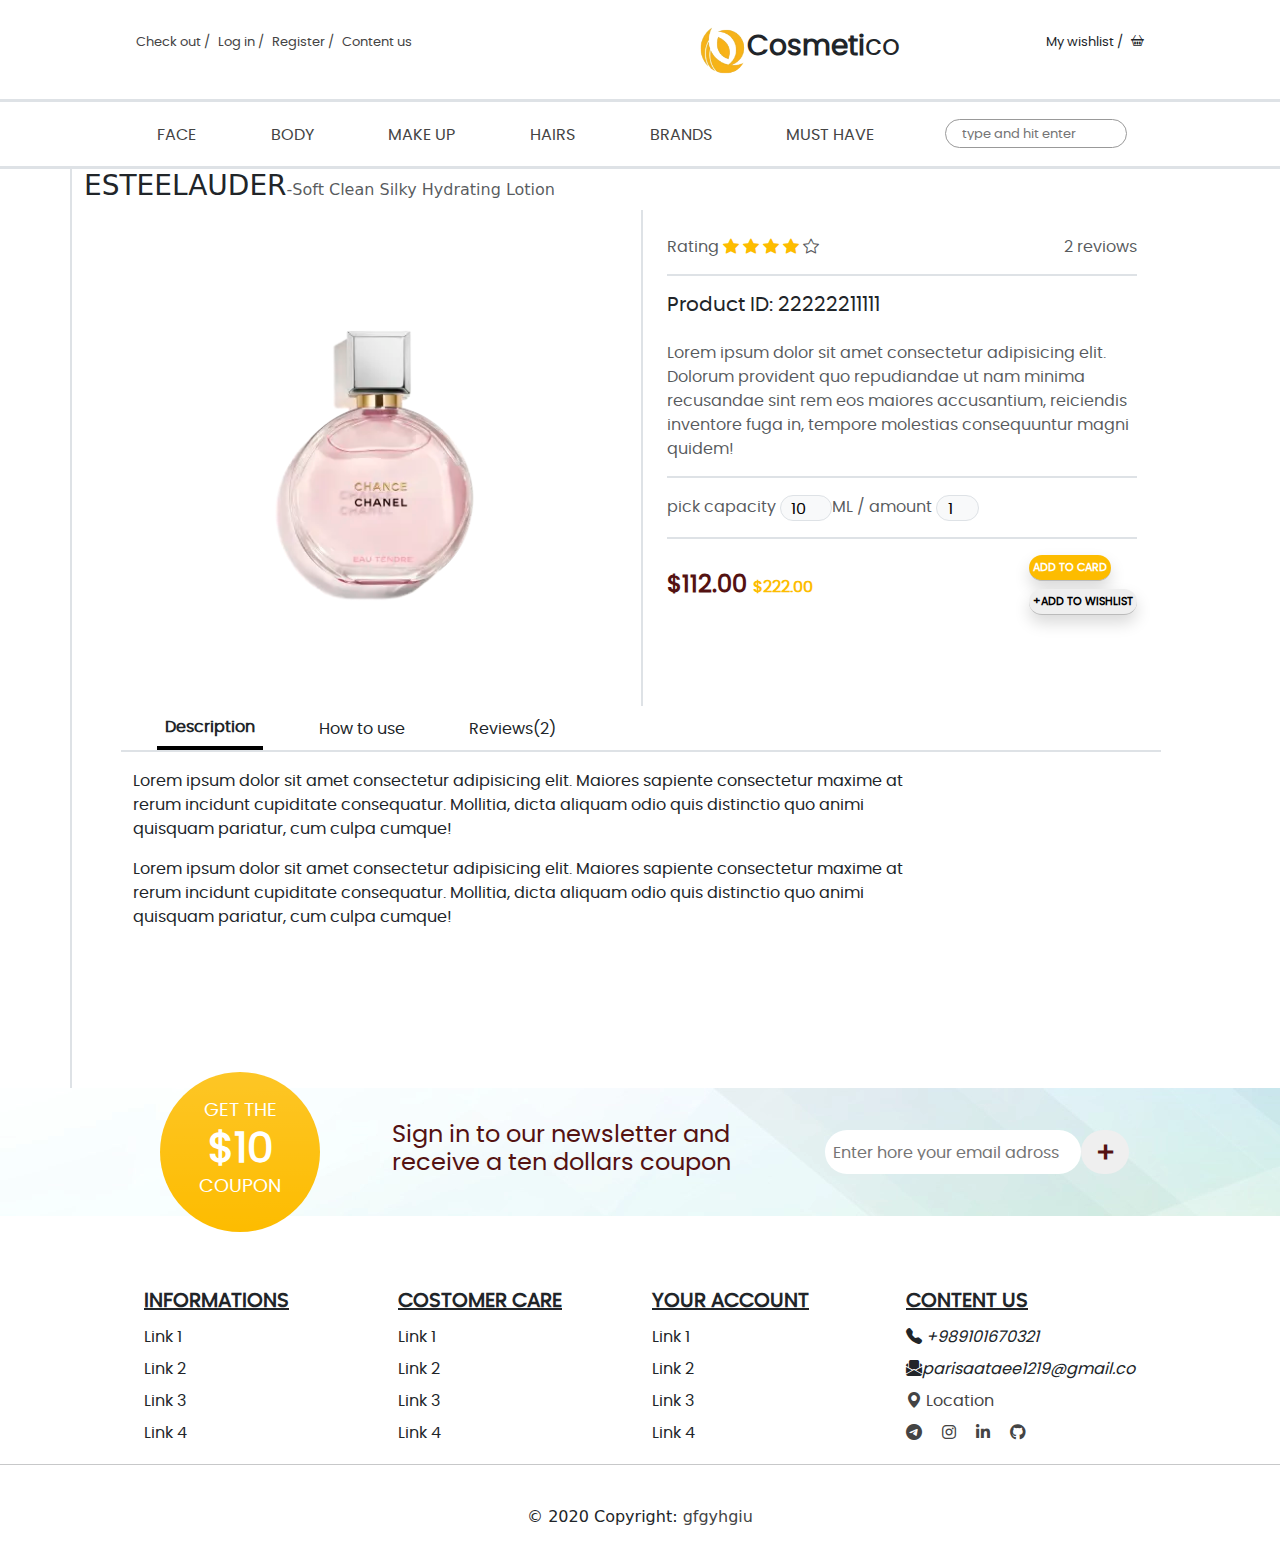
<file: infoproduct2.html>
<!--  parisa ataee -->
<!DOCTYPE html>
<html lang="en">

<head>
    <meta charset="UTF-8">
    <meta http-equiv="X-UA-Compatible" content="IE=edge">
    <meta name="viewport" content="width=device-width, initial-scale=1.0">
    <title>Beauty Cosmetico</title>
    <link rel="icon" type="image/x-icon" href="/img/logo-design.png">
    <link rel="stylesheet" href="https://cdn.jsdelivr.net/npm/bootstrap@5.3.0-alpha1/dist/css/bootstrap.min.css">
    <link rel="stylesheet" href="https://cdn.jsdelivr.net/npm/bootstrap-icons@1.10.3/font/bootstrap-icons.css">
    <link rel="stylesheet" href="https://cdnjs.cloudflare.com/ajax/libs/font-awesome/6.2.1/css/all.min.css">
    <link rel="stylesheet" href="./css/style.css">
    <link rel="stylesheet" href="./css/shopping.css">

</head>

<body>
    <header>
        <div class="container">
            <section class="wrapper row">
                <nav class=" nav-top d-flex justify-content-between align-items-center my-4">


                    <div class="nav-top_left">
                        <ul class="nav-top_items d-flex list-unstyled">
                            <li class="nav-top_item m-1"><a href="./check out.html"> Check out&ThinSpace;/</a></li>
                            <li class="nav-top_item m-1"><a href="./check out.html"> Log in&ThinSpace;/</a></li>
                            <li class="nav-top_item m-1"><a href="./check out.html"> Register&ThinSpace;/</a></li>
                            <li class="nav-top_item m-1"><a href="#contentUs"> Content us</a></li>
                        </ul>
                    </div>
                    <div>
                        <i class="bi bi-list menu__icon"></i>
                    </div>

                    <div class="nav-top_logo fs-3 d-flex justify-content-between">
                        <img src="./img/logo-design.png" alt="logo" class="logo-img rounded-circle"><span
                            class="fw-bold "> Cosmeti</span>co
                    </div>

                    <div class="nav-top-right d-flex ">
                        <ul class=" d-flex list-unstyled">
                            <li class="wishlist-btn m-1"> My wishlist&ThinSpace;/</li>
                            <li class="cart-icon m-1"><i class="bi bi-basket2 "></i></li>

                        </ul>
                    </div>

                </nav>
            </section>
        </div>

        <div class="menu-bottom border-3 border-top border-bottom pt-3">
            <section class="container  ">
                <div class="row">
                    <ul class="wrapper menu-items list-unstyled d-flex justify-content-around align-items-center ">
                        <i class="bi bi-x-lg close__icon"></i>
                        <li class="menu-item p-1 text-uppercase"><a href="./index.html">face</a> </li>
                        <li class="menu-item p-1 text-uppercase"><a href="">body</a></li>
                        <li class="menu-item p-1 text-uppercase"><a href="">make up</a> </li>
                        <li class="menu-item p-1 text-uppercase"><a href="">hairs</a> </li>
                        <li class="menu-item p-1 text-uppercase"><a href="">brands</a> </li>
                        <li class="menu-item p-1 text-uppercase"><a href="">must have</a></li>
                        <li class="">
                            <input type="search" name="search" id="SearchBar" placeholder="type and hit enter"
                                class="menu-item_search rounded-pill py-1 px-3">
                        </li>
                    </ul>
                </div>
            </section>
        </div>

    </header>


    <main class="">

        <div class="container border-start border-2">
            <h3 class="cart-product_name d-inline-block">ESTEELAUDER</h3><span class="text-muted">-Soft Clean Silky
                Hydrating Lotion</span>

            <section class="wrapper row d-flex">
                <div class="cart-product_left">
                    <img src="./img/8820439121950.webp" alt="" class="cart-product_img">
                </div>
                <div class="cart-product_right p-4 text-muted border-start border-2">
                    <div class="cart-product_rank d-flex justify-content-between pb-3 border-bottom border-2">
                        <div class="rating">
                            Rating
                            <i class="bi bi-star-fill"></i>
                            <i class="bi bi-star-fill"></i>
                            <i class="bi bi-star-fill"></i>
                            <i class="bi bi-star-fill"></i>
                            <i class="bi bi-star"></i>
                        </div>
                        <div class="revio">2 reviows</div>
                    </div>
                    <div class="cart-product_info">
                        <h5 class="text-dark py-3">Product ID: 22222211111</h5>
                        <p class="cart-product_text">
                            Lorem ipsum dolor sit amet consectetur adipisicing elit. Dolorum provident quo repudiandae
                            ut nam minima recusandae sint rem eos maiores accusantium, reiciendis inventore fuga in,
                            tempore molestias consequuntur magni quidem!
                        </p>
                    </div>
                    <div class="py-3  border-top border-2">
                        pick capacity <input type="number" name="number" id="" max="100" min="10" step="10" value="10"
                            class="rounded-pill btn btn-light border border-1 p-0">ML /
                        amount <input type="number" name="number" id="" max="10" min="1" value="1"
                            class="rounded-pill btn btn-light border border-1 p-0">
                    </div>
                    <div class="py-3  border-top border-2 d-flex justify-content-between align-items-center">
                        <h4 class="product-info_prices fw-bold">$112.00 <span
                                class=" fs-6">$222.00</span></h4>
                        <div>
                            <button
                                class="product-info_cartbtn text-uppercase border-0 rounded-pill p-1 fw-bold shadow d-block"
                                id="addToCart1">add
                                to
                                card</button>
                            <button
                                class="product-info_wishlistbtn text-uppercase border-0 rounded-pill p-1 my-2 fw-bold shadow" id="addToWishlist">+add
                                to
                                wishlist</button>
                        </div>
                    </div>
                </div>
            </section>
            <section class="wrapper row">
                <ul
                    class="product-menu_items list-unstyled d-flex  align-items-center border-2 border-bottom overflow-auto">
                    <li id="description" class="product-menu_item mx-lg-4 p-2 product-active">Description</li>
                    <li id="howToUse" class="product-menu_item mx-lg-4 p-2 flex-nowrap">How to use</li>
                    <li id="reviews" class="product-menu_item mx-lg-4 p-2">Reviews(2)</li>
                </ul>
                <div class=" product-info_bottom overflow-auto">
                    <p class="description-text ">Lorem ipsum dolor sit amet consectetur adipisicing elit. Maiores
                        sapiente consectetur maxime
                        at rerum incidunt cupiditate consequatur. Mollitia, dicta aliquam odio quis distinctio quo animi
                        quisquam pariatur, cum culpa cumque!</p>
                    <p class="description-text">Lorem ipsum dolor sit amet consectetur adipisicing elit. Maiores
                        sapiente consectetur maxime
                        at rerum incidunt cupiditate consequatur. Mollitia, dicta aliquam odio quis distinctio quo animi
                        quisquam pariatur, cum culpa cumque!</p>
                    <p class="howtouse-text">Lorem ipsum dolor sit amet consectetur adipisicing elit. Maiores sapiente
                        consectetur maxime
                        at rerum incidunt cupiditate consequatur. Mollitia, dicta aliquam odio quis distinctio quo animi
                        quisquam pariatur, cum culpa cumque! Lorem ipsum dolor sit amet consectetur adipisicing elit.
                        Ratione, consectetur suscipit officia sint, tenetur repudiandae aliquam laboriosam rem quaerat
                        veniam illo. Recusandae obcaecati similique dolorum maxime tempora quibusdam totam cumque.</p>



                    <div class="reviews-text ">
                        <section class="d-flex justify-content-around align-items-start">
                            <div class="">
                                <div class="border-bottom border-1 py-3">
                                    <img src="./img/Default_pfp.svg.png" alt="" class="user-image me-3"><span
                                        class="first-user_email"></span>
                                    <p class="p-2 first-review w-75"></p>
                                    <div class="spinner-wrapper d-flex justify-content-end">
                                        <div class="spinner-border" role="status">
                                        </div>
                                    </div>
                                    <i class="ba bi-star-fill"></i>
                                    <i class="ba bi-star-fill"></i>
                                    <i class="ba bi-star-fill"></i>
                                    <i class="ba bi-star-fill"></i>
                                    <i class="ba bi-star"></i>
                                </div>

                                <div class="border-bottom border-1 py-3">
                                    <img src="./img/Default_pfp.svg.png" alt="" class="user-image me-3"><span
                                        class="second-user_email"></span>
                                    <p class="p-2 second-review w-75"></p>
                                    <div class="spinner-wrapper d-flex justify-content-center">
                                        <div class="spinner-border" role="status">
                                        </div>
                                    </div>
                                    <i class="ba bi-star-fill"></i>
                                    <i class="ba bi-star-fill"></i>
                                    <i class="ba bi-star-fill"></i>
                                    <i class="ba bi-star-fill"></i>
                                    <i class="ba bi-star"></i>
                                </div>
                            </div>

                            <button type="button" class="modal-btn btn btn-light text-uppercase border border-1 w-25"
                                data-bs-toggle="modal" data-bs-target="#exampleModal" data-bs-whatever="@mdo">write a
                                review</button>

                        </section>

                        <!-- -------------------component modal------------------- -->



                        <div class="modal fade" id="exampleModal" tabindex="-1" aria-labelledby="exampleModalLabel"
                            aria-hidden="true">
                            <div class="modal-dialog">
                                <div class="modal-content">
                                    <div class="modal-header">
                                        <h1 class="modal-title fs-5" id="exampleModalLabel">New review</h1>
                                        <button type="button" class="btn-close" data-bs-dismiss="modal"
                                            aria-label="Close"></button>
                                    </div>
                                    <div class="modal-body">
                                        <form>
                                            <div class="mb-3">
                                                <label for="recipient-name" class="col-form-label">Your Email:</label>
                                                <input type="text" class="form-control" id="recipient-name">
                                            </div>
                                            <div class="mb-3">
                                                <label for="message-text" class="col-form-label">Message:</label>
                                                <textarea class="form-control" id="message-text"></textarea>
                                            </div>
                                        </form>
                                    </div>
                                    <div class="modal-footer">
                                        <button type="button" class="btn btn-secondary"
                                            data-bs-dismiss="modal">Close</button>
                                        <button type="button" class="btn btn-primary">Send message</button>
                                    </div>
                                </div>
                            </div>
                        </div>

                        

                    </div>


                </div>

        </div>



    </main>

    <footer>
        <section class="footer-bottom position-relative d-flex align-items-center">
            <div class="container">
                <div class="wrapper row d-flex align-items-center">
                    <div class=" col-lg-3"></div>
                    <div class="footer-off_pricebox text-uppercase rounded-circle bg-gradient position-absolute">
                        <p
                            class="footer-off_price d-flex justify-content-center align-items-center flex-column text-white m-4">
                            get the <span class=" fw-bold"> $10 </span> coupon</p>
                    </div>
                    <div class="footer-title col-sm-8 col-lg-5">
                        <h4 class="">Sign in to our newsletter and receive a ten dollars coupon</h4>
                    </div>
                    <div class="col-sm-12 col-lg-4 d-flex"> <input type="email" name="search"
                            class="rounded-pill border-0" id="" placeholder="Enter hore your email adross">
                        <button class="emeil-btn border-0 rounded-pill fs-3 fw-bold">+</button>
                    </div>
                </div>
            </div>
        </section>


        <!-- Grid container -->
        <div class="container text-center text-lg-start mt-5">
            <!-- Section: Links -->
            <section class="wrapper p-4 pb-0">
                <!--Grid row-->
                <div class="row">
                    <!--Grid column-->

                    

                    <!--Grid column-->
                    <div class="col-lg-3 col-md-6 mb-4 mb-md-0">
                        <h5 class="text-uppercase text-decoration-underline fw-bold">informations</h5>

                        <ul class="list-unstyled mb-0 lh-lg">
                            <li>
                                <a href="#!" class="text-dark text-decoration-none">Link 1</a>
                            </li>
                            <li>
                                <a href="#!" class="text-dark text-decoration-none">Link 2</a>
                            </li>
                            <li>
                                <a href="#!" class="text-dark text-decoration-none">Link 3</a>
                            </li>
                            <li>
                                <a href="#!" class="text-dark text-decoration-none">Link 4</a>
                            </li>
                        </ul>
                    </div>
                    <!--Grid column-->

                    <!--Grid column-->
                    <div class="col-lg-3 col-md-6 mb-4 mb-md-0">
                        <h5 class="text-uppercase text-decoration-underline fw-bold">costomer care</h5>

                        <ul class="list-unstyled mb-0 lh-lg">
                            <li>
                                <a href="#!" class="text-dark text-decoration-none">Link 1</a>
                            </li>
                            <li>
                                <a href="#!" class="text-dark text-decoration-none">Link 2</a>
                            </li>
                            <li>
                                <a href="#!" class="text-dark text-decoration-none">Link 3</a>
                            </li>
                            <li>
                                <a href="#!" class="text-dark text-decoration-none">Link 4</a>
                            </li>
                        </ul>
                    </div>
                    <!--Grid column-->

                    <!--Grid column-->
                    <div class="col-lg-3 col-md-6 mb-4 mb-md-0">
                        <h5 class="text-uppercase text-decoration-underline fw-bold">your account</h5>

                        <ul class="list-unstyled mb-0 lh-lg">
                            <li>
                                <a href="#!" class="text-dark text-decoration-none">Link 1</a>
                            </li>
                            <li>
                                <a href="#!" class="text-dark text-decoration-none">Link 2</a>
                            </li>
                            <li>
                                <a href="#!" class="text-dark text-decoration-none">Link 3</a>
                            </li>
                            <li>
                                <a href="#!" class="text-dark text-decoration-none">Link 4</a>
                            </li>
                        </ul>
                    </div>
                    <!--Grid column-->

                    
                    <!--Grid column-->
                    <div class="col-lg-3 col-md-6 mb-4 mb-md-0" id="contentUs">

                        <h5 class="text-uppercase text-decoration-underline fw-bold">content us</h5>

                        <ul class="list-unstyled mb-0 lh-lg">
                            <!---->
                            <li>
                                <i class="bi bi-telephone-fill"> +989101670321</i>
                            </li>
                            <li>
                                <i class="bi bi-envelope-paper-fill">parisaataee1219@gmail.co</i>
                            </li>
                            <li>
                                <a href="https://goo.gl/maps/vYXBNyF8cgHoUFdYA"><i class="bi bi-geo-alt-fill"></i>
                                    Location</a>
                            </li>

                            <li>
                                <!-- telegram -->
                                <a class=" me-2" href="https://t.me/ataee2000" role="button"><i
                                        class="bi bi-telegram"></i></a>

                                <!-- Instagram -->
                                <a class=" mx-2" href="https://Instagram.com/ataee._.2000" role="button"><i
                                        class="fab fa-instagram "></i></a>

                                <!-- Linkedin -->
                                <a class=" mx-2" href="https://www.linkedin.com/in/pary-ataee-53570b25b"
                                    role="button"><i class="fab fa-linkedin-in"></i></a>

                                <!-- Github -->
                                <a class=" mx-2" href="https://github.com/ParisaAtaee2000" role="button"><i
                                        class="fab fa-github"></i></a>
                            </li>
                        </ul>


                    </div>
                    <!--Grid column-->
                </div>
                <!--Grid row-->
            </section>
            <!-- Section: Links -->

        </div>
        <!-- Grid container -->
        <hr class="mb-4" />
        <!-- Copyright -->
        <div class="text-center p-3">
            © 2020 Copyright:
            <a class="" href="">gfgyhgiu</a>
        </div>
        <!-- Copyright -->
    </footer>


    <script src="https://cdn.jsdelivr.net/npm/bootstrap@5.3.0-alpha1/dist/js/bootstrap.bundle.min.js"></script>
    <script src="https://cdnjs.cloudflare.com/ajax/libs/jquery/3.6.3/jquery.min.js" integrity="sha512-STof4xm1wgkfm7heWqFJVn58Hm3EtS31XFaagaa8VMReCXAkQnJZ+jEy8PCC/iT18dFy95WcExNHFTqLyp72eQ==" crossorigin="anonymous" referrerpolicy="no-referrer"></script>
    <script src="./js/main.js"></script>
</body>

</html>
</file>
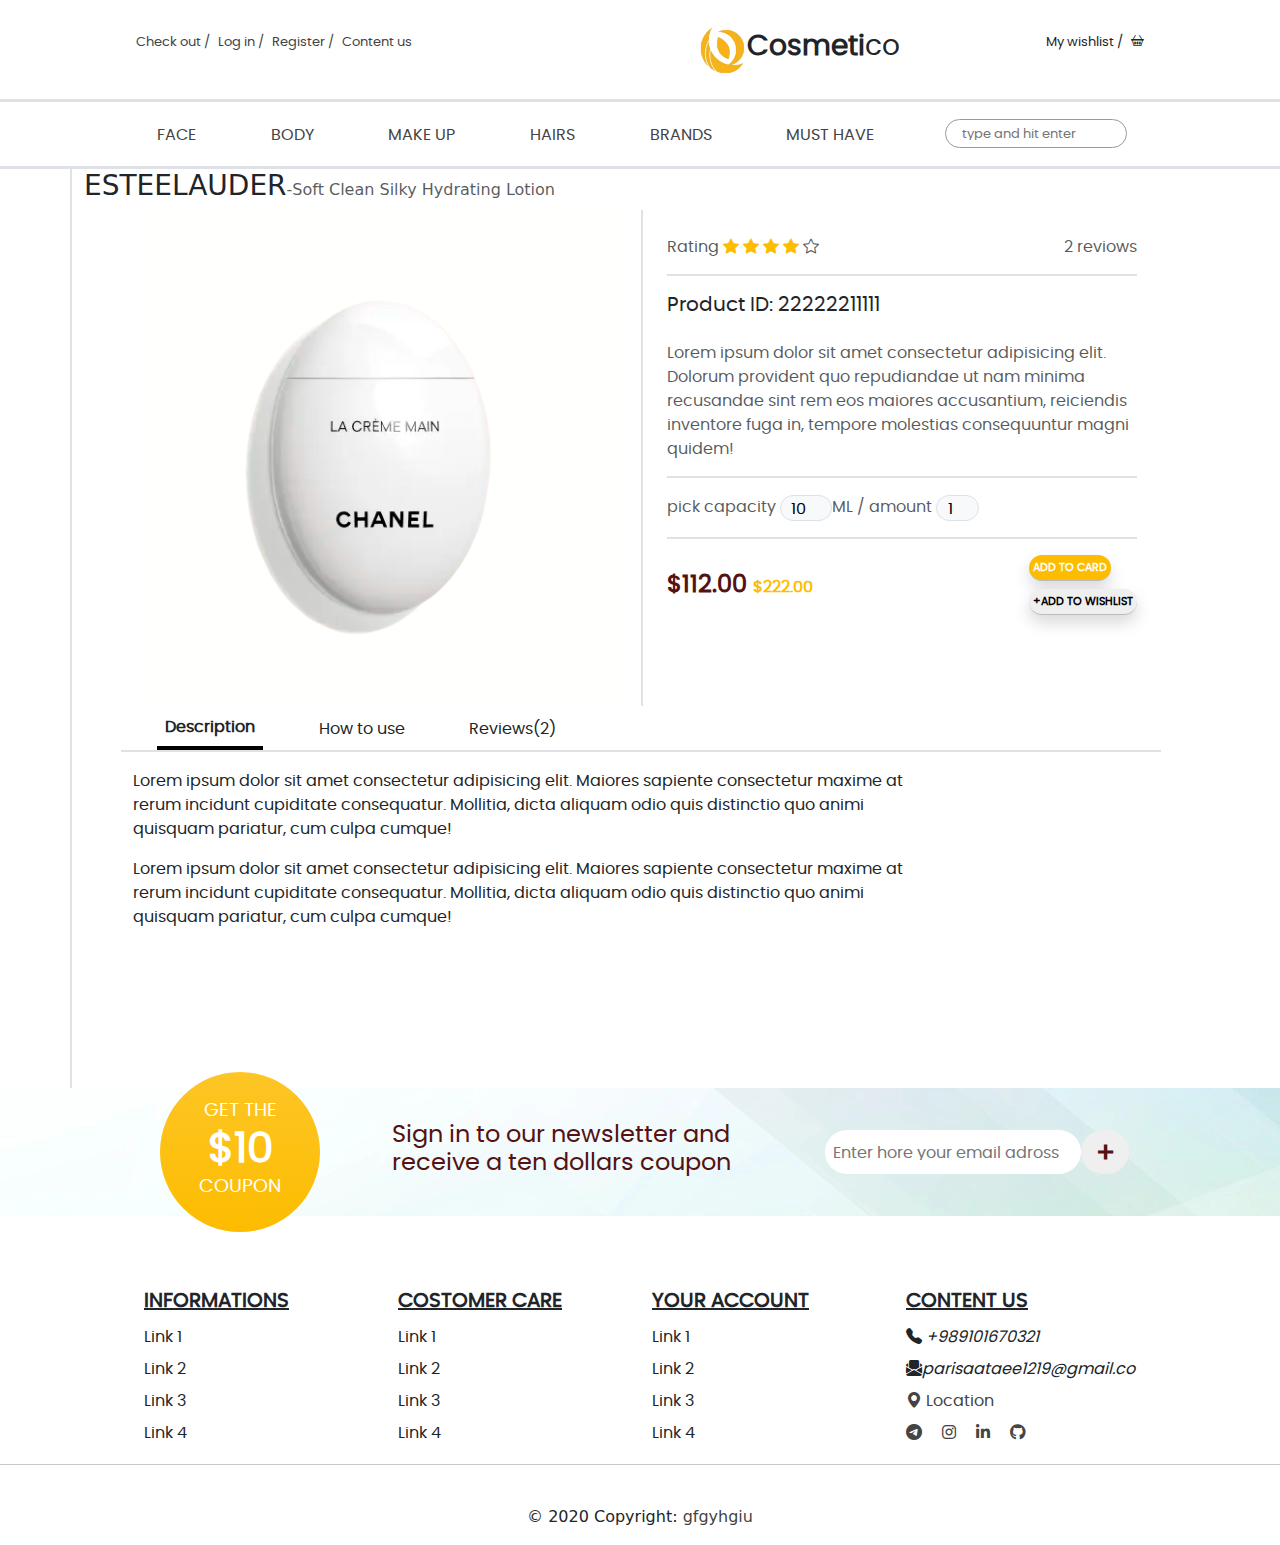
<file: infoproduct3.html>
<!--  parisa ataee -->
<!DOCTYPE html>
<html lang="en">

<head>
    <meta charset="UTF-8">
    <meta http-equiv="X-UA-Compatible" content="IE=edge">
    <meta name="viewport" content="width=device-width, initial-scale=1.0">
    <title>Beauty Cosmetico</title>
    <link rel="icon" type="image/x-icon" href="/img/logo-design.png">
    <link rel="stylesheet" href="https://cdn.jsdelivr.net/npm/bootstrap@5.3.0-alpha1/dist/css/bootstrap.min.css">
    <link rel="stylesheet" href="https://cdn.jsdelivr.net/npm/bootstrap-icons@1.10.3/font/bootstrap-icons.css">
    <link rel="stylesheet" href="https://cdnjs.cloudflare.com/ajax/libs/font-awesome/6.2.1/css/all.min.css">
    <link rel="stylesheet" href="./css/style.css">
    <link rel="stylesheet" href="./css/shopping.css">

</head>

<body>
    <header>
        <div class="container">
            <section class="wrapper row">
                <nav class=" nav-top d-flex justify-content-between align-items-center my-4">


                    <div class="nav-top_left">
                        <ul class="nav-top_items d-flex list-unstyled">
                            <li class="nav-top_item m-1"><a href="./check out.html"> Check out&ThinSpace;/</a></li>
                            <li class="nav-top_item m-1"><a href="./check out.html"> Log in&ThinSpace;/</a></li>
                            <li class="nav-top_item m-1"><a href="./check out.html"> Register&ThinSpace;/</a></li>
                            <li class="nav-top_item m-1"><a href="#contentUs"> Content us</a></li>
                        </ul>
                    </div>
                    <div>
                        <i class="bi bi-list menu__icon"></i>
                    </div>

                    <div class="nav-top_logo fs-3 d-flex justify-content-between">
                        <img src="./img/logo-design.png" alt="logo" class="logo-img rounded-circle"><span
                            class="fw-bold "> Cosmeti</span>co
                    </div>

                    <div class="nav-top-right d-flex ">
                        <ul class=" d-flex list-unstyled">
                            <li class="wishlist-btn m-1"> My wishlist&ThinSpace;/</li>
                            <li class="cart-icon m-1"><i class="bi bi-basket2 "></i></li>

                        </ul>
                    </div>

                </nav>
            </section>
        </div>

        <div class="menu-bottom border-3 border-top border-bottom pt-3">
            <section class="container  ">
                <div class="row">
                    <ul class="wrapper menu-items list-unstyled d-flex justify-content-around align-items-center ">
                        <i class="bi bi-x-lg close__icon"></i>
                        <li class="menu-item p-1 text-uppercase"><a href="./index.html">face</a> </li>
                        <li class="menu-item p-1 text-uppercase"><a href="">body</a></li>
                        <li class="menu-item p-1 text-uppercase"><a href="">make up</a> </li>
                        <li class="menu-item p-1 text-uppercase"><a href="">hairs</a> </li>
                        <li class="menu-item p-1 text-uppercase"><a href="">brands</a> </li>
                        <li class="menu-item p-1 text-uppercase"><a href="">must have</a></li>
                        <li class="">
                            <input type="search" name="search" id="SearchBar" placeholder="type and hit enter"
                                class="menu-item_search rounded-pill py-1 px-3">
                        </li>
                    </ul>
                </div>
            </section>
        </div>

    </header>


    <main class="">

        <div class="container border-start border-2">
            <h3 class="cart-product_name d-inline-block">ESTEELAUDER</h3><span class="text-muted">-Soft Clean Silky
                Hydrating Lotion</span>

            <section class="wrapper row d-flex">
                <div class="cart-product_left">
                    <img src="./img/8810632282142.webp" alt="" class="cart-product_img">
                </div>
                <div class="cart-product_right p-4 text-muted border-start border-2">
                    <div class="cart-product_rank d-flex justify-content-between pb-3 border-bottom border-2">
                        <div class="rating">
                            Rating
                            <i class="bi bi-star-fill"></i>
                            <i class="bi bi-star-fill"></i>
                            <i class="bi bi-star-fill"></i>
                            <i class="bi bi-star-fill"></i>
                            <i class="bi bi-star"></i>
                        </div>
                        <div class="revio">2 reviows</div>
                    </div>
                    <div class="cart-product_info">
                        <h5 class="text-dark py-3">Product ID: 22222211111</h5>
                        <p class="cart-product_text">
                            Lorem ipsum dolor sit amet consectetur adipisicing elit. Dolorum provident quo repudiandae
                            ut nam minima recusandae sint rem eos maiores accusantium, reiciendis inventore fuga in,
                            tempore molestias consequuntur magni quidem!
                        </p>
                    </div>
                    <div class="py-3  border-top border-2">
                        pick capacity <input type="number" name="number" id="" max="100" min="10" step="10" value="10"
                            class="rounded-pill btn btn-light border border-1 p-0">ML /
                        amount <input type="number" name="number" id="" max="10" min="1" value="1"
                            class="rounded-pill btn btn-light border border-1 p-0">
                    </div>
                    <div class="py-3  border-top border-2 d-flex justify-content-between align-items-center">
                        <h4 class="product-info_prices fw-bold">$112.00 <span
                                class=" fs-6">$222.00</span></h4>
                        <div>
                            <button
                                class="product-info_cartbtn text-uppercase border-0 rounded-pill p-1 fw-bold shadow d-block"
                                id="addToCart1">add
                                to
                                card</button>
                            <button
                                class="product-info_wishlistbtn text-uppercase border-0 rounded-pill p-1 my-2 fw-bold shadow" id="addToWishlist">+add
                                to
                                wishlist</button>
                        </div>
                    </div>
                </div>
            </section>
            <section class="wrapper row">
                <ul
                    class="product-menu_items list-unstyled d-flex  align-items-center border-2 border-bottom overflow-auto">
                    <li id="description" class="product-menu_item mx-lg-4 p-2 product-active">Description</li>
                    <li id="howToUse" class="product-menu_item mx-lg-4 p-2 flex-nowrap">How to use</li>
                    <li id="reviews" class="product-menu_item mx-lg-4 p-2">Reviews(2)</li>
                </ul>
                <div class=" product-info_bottom overflow-auto">
                    <p class="description-text ">Lorem ipsum dolor sit amet consectetur adipisicing elit. Maiores
                        sapiente consectetur maxime
                        at rerum incidunt cupiditate consequatur. Mollitia, dicta aliquam odio quis distinctio quo animi
                        quisquam pariatur, cum culpa cumque!</p>
                    <p class="description-text">Lorem ipsum dolor sit amet consectetur adipisicing elit. Maiores
                        sapiente consectetur maxime
                        at rerum incidunt cupiditate consequatur. Mollitia, dicta aliquam odio quis distinctio quo animi
                        quisquam pariatur, cum culpa cumque!</p>
                    <p class="howtouse-text">Lorem ipsum dolor sit amet consectetur adipisicing elit. Maiores sapiente
                        consectetur maxime
                        at rerum incidunt cupiditate consequatur. Mollitia, dicta aliquam odio quis distinctio quo animi
                        quisquam pariatur, cum culpa cumque! Lorem ipsum dolor sit amet consectetur adipisicing elit.
                        Ratione, consectetur suscipit officia sint, tenetur repudiandae aliquam laboriosam rem quaerat
                        veniam illo. Recusandae obcaecati similique dolorum maxime tempora quibusdam totam cumque.</p>



                    <div class="reviews-text ">
                        <section class="d-flex justify-content-around align-items-start">
                            <div class="">
                                <div class="border-bottom border-1 py-3">
                                    <img src="./img/Default_pfp.svg.png" alt="" class="user-image me-3"><span
                                        class="first-user_email"></span>
                                    <p class="p-2 first-review w-75"></p>
                                    <div class="spinner-wrapper d-flex justify-content-end">
                                        <div class="spinner-border" role="status">
                                        </div>
                                    </div>
                                    <i class="ba bi-star-fill"></i>
                                    <i class="ba bi-star-fill"></i>
                                    <i class="ba bi-star-fill"></i>
                                    <i class="ba bi-star-fill"></i>
                                    <i class="ba bi-star"></i>
                                </div>

                                <div class="border-bottom border-1 py-3">
                                    <img src="./img/Default_pfp.svg.png" alt="" class="user-image me-3"><span
                                        class="second-user_email"></span>
                                    <p class="p-2 second-review w-75"></p>
                                    <div class="spinner-wrapper d-flex justify-content-center">
                                        <div class="spinner-border" role="status">
                                        </div>
                                    </div>
                                    <i class="ba bi-star-fill"></i>
                                    <i class="ba bi-star-fill"></i>
                                    <i class="ba bi-star-fill"></i>
                                    <i class="ba bi-star-fill"></i>
                                    <i class="ba bi-star"></i>
                                </div>
                            </div>

                            <button type="button" class="modal-btn btn btn-light text-uppercase border border-1 w-25"
                                data-bs-toggle="modal" data-bs-target="#exampleModal" data-bs-whatever="@mdo">write a
                                review</button>

                        </section>

                        <!-- -------------------component modal------------------- -->



                        <div class="modal fade" id="exampleModal" tabindex="-1" aria-labelledby="exampleModalLabel"
                            aria-hidden="true">
                            <div class="modal-dialog">
                                <div class="modal-content">
                                    <div class="modal-header">
                                        <h1 class="modal-title fs-5" id="exampleModalLabel">New review</h1>
                                        <button type="button" class="btn-close" data-bs-dismiss="modal"
                                            aria-label="Close"></button>
                                    </div>
                                    <div class="modal-body">
                                        <form>
                                            <div class="mb-3">
                                                <label for="recipient-name" class="col-form-label">Your Email:</label>
                                                <input type="text" class="form-control" id="recipient-name">
                                            </div>
                                            <div class="mb-3">
                                                <label for="message-text" class="col-form-label">Message:</label>
                                                <textarea class="form-control" id="message-text"></textarea>
                                            </div>
                                        </form>
                                    </div>
                                    <div class="modal-footer">
                                        <button type="button" class="btn btn-secondary"
                                            data-bs-dismiss="modal">Close</button>
                                        <button type="button" class="btn btn-primary">Send message</button>
                                    </div>
                                </div>
                            </div>
                        </div>

                        

                    </div>


                </div>

        </div>



    </main>

    <footer>
        <section class="footer-bottom position-relative d-flex align-items-center">
            <div class="container">
                <div class="wrapper row d-flex align-items-center">
                    <div class=" col-lg-3"></div>
                    <div class="footer-off_pricebox text-uppercase rounded-circle bg-gradient position-absolute">
                        <p
                            class="footer-off_price d-flex justify-content-center align-items-center flex-column text-white m-4">
                            get the <span class=" fw-bold"> $10 </span> coupon</p>
                    </div>
                    <div class="footer-title col-sm-8 col-lg-5">
                        <h4 class="">Sign in to our newsletter and receive a ten dollars coupon</h4>
                    </div>
                    <div class="col-sm-12 col-lg-4 d-flex"> <input type="email" name="search"
                            class="rounded-pill border-0" id="" placeholder="Enter hore your email adross">
                        <button class="emeil-btn border-0 rounded-pill fs-3 fw-bold">+</button>
                    </div>
                </div>
            </div>
        </section>


        <!-- Grid container -->
        <div class="container text-center text-lg-start mt-5">
            <!-- Section: Links -->
            <section class="wrapper p-4 pb-0">
                <!--Grid row-->
                <div class="row">
                    <!--Grid column-->

                    

                    <!--Grid column-->
                    <div class="col-lg-3 col-md-6 mb-4 mb-md-0">
                        <h5 class="text-uppercase text-decoration-underline fw-bold">informations</h5>

                        <ul class="list-unstyled mb-0 lh-lg">
                            <li>
                                <a href="#!" class="text-dark text-decoration-none">Link 1</a>
                            </li>
                            <li>
                                <a href="#!" class="text-dark text-decoration-none">Link 2</a>
                            </li>
                            <li>
                                <a href="#!" class="text-dark text-decoration-none">Link 3</a>
                            </li>
                            <li>
                                <a href="#!" class="text-dark text-decoration-none">Link 4</a>
                            </li>
                        </ul>
                    </div>
                    <!--Grid column-->

                    <!--Grid column-->
                    <div class="col-lg-3 col-md-6 mb-4 mb-md-0">
                        <h5 class="text-uppercase text-decoration-underline fw-bold">costomer care</h5>

                        <ul class="list-unstyled mb-0 lh-lg">
                            <li>
                                <a href="#!" class="text-dark text-decoration-none">Link 1</a>
                            </li>
                            <li>
                                <a href="#!" class="text-dark text-decoration-none">Link 2</a>
                            </li>
                            <li>
                                <a href="#!" class="text-dark text-decoration-none">Link 3</a>
                            </li>
                            <li>
                                <a href="#!" class="text-dark text-decoration-none">Link 4</a>
                            </li>
                        </ul>
                    </div>
                    <!--Grid column-->

                    <!--Grid column-->
                    <div class="col-lg-3 col-md-6 mb-4 mb-md-0">
                        <h5 class="text-uppercase text-decoration-underline fw-bold">your account</h5>

                        <ul class="list-unstyled mb-0 lh-lg">
                            <li>
                                <a href="#!" class="text-dark text-decoration-none">Link 1</a>
                            </li>
                            <li>
                                <a href="#!" class="text-dark text-decoration-none">Link 2</a>
                            </li>
                            <li>
                                <a href="#!" class="text-dark text-decoration-none">Link 3</a>
                            </li>
                            <li>
                                <a href="#!" class="text-dark text-decoration-none">Link 4</a>
                            </li>
                        </ul>
                    </div>
                    <!--Grid column-->

                    
                    <!--Grid column-->
                    <div class="col-lg-3 col-md-6 mb-4 mb-md-0" id="contentUs">

                        <h5 class="text-uppercase text-decoration-underline fw-bold">content us</h5>

                        <ul class="list-unstyled mb-0 lh-lg">
                            <!---->
                            <li>
                                <i class="bi bi-telephone-fill"> +989101670321</i>
                            </li>
                            <li>
                                <i class="bi bi-envelope-paper-fill">parisaataee1219@gmail.co</i>
                            </li>
                            <li>
                                <a href="https://goo.gl/maps/vYXBNyF8cgHoUFdYA"><i class="bi bi-geo-alt-fill"></i>
                                    Location</a>
                            </li>

                            <li>
                                <!-- telegram -->
                                <a class=" me-2" href="https://t.me/ataee2000" role="button"><i
                                        class="bi bi-telegram"></i></a>

                                <!-- Instagram -->
                                <a class=" mx-2" href="https://Instagram.com/ataee._.2000" role="button"><i
                                        class="fab fa-instagram "></i></a>

                                <!-- Linkedin -->
                                <a class=" mx-2" href="https://www.linkedin.com/in/pary-ataee-53570b25b"
                                    role="button"><i class="fab fa-linkedin-in"></i></a>

                                <!-- Github -->
                                <a class=" mx-2" href="https://github.com/ParisaAtaee2000" role="button"><i
                                        class="fab fa-github"></i></a>
                            </li>
                        </ul>


                    </div>
                    <!--Grid column-->
                </div>
                <!--Grid row-->
            </section>
            <!-- Section: Links -->

        </div>
        <!-- Grid container -->
        <hr class="mb-4" />
        <!-- Copyright -->
        <div class="text-center p-3">
            © 2020 Copyright:
            <a class="" href="">gfgyhgiu</a>
        </div>
        <!-- Copyright -->
    </footer>


    <script src="https://cdn.jsdelivr.net/npm/bootstrap@5.3.0-alpha1/dist/js/bootstrap.bundle.min.js"></script>
    <script src="https://cdnjs.cloudflare.com/ajax/libs/jquery/3.6.3/jquery.min.js" integrity="sha512-STof4xm1wgkfm7heWqFJVn58Hm3EtS31XFaagaa8VMReCXAkQnJZ+jEy8PCC/iT18dFy95WcExNHFTqLyp72eQ==" crossorigin="anonymous" referrerpolicy="no-referrer"></script>
    <script src="./js/main.js"></script>
</body>

</html>
</file>
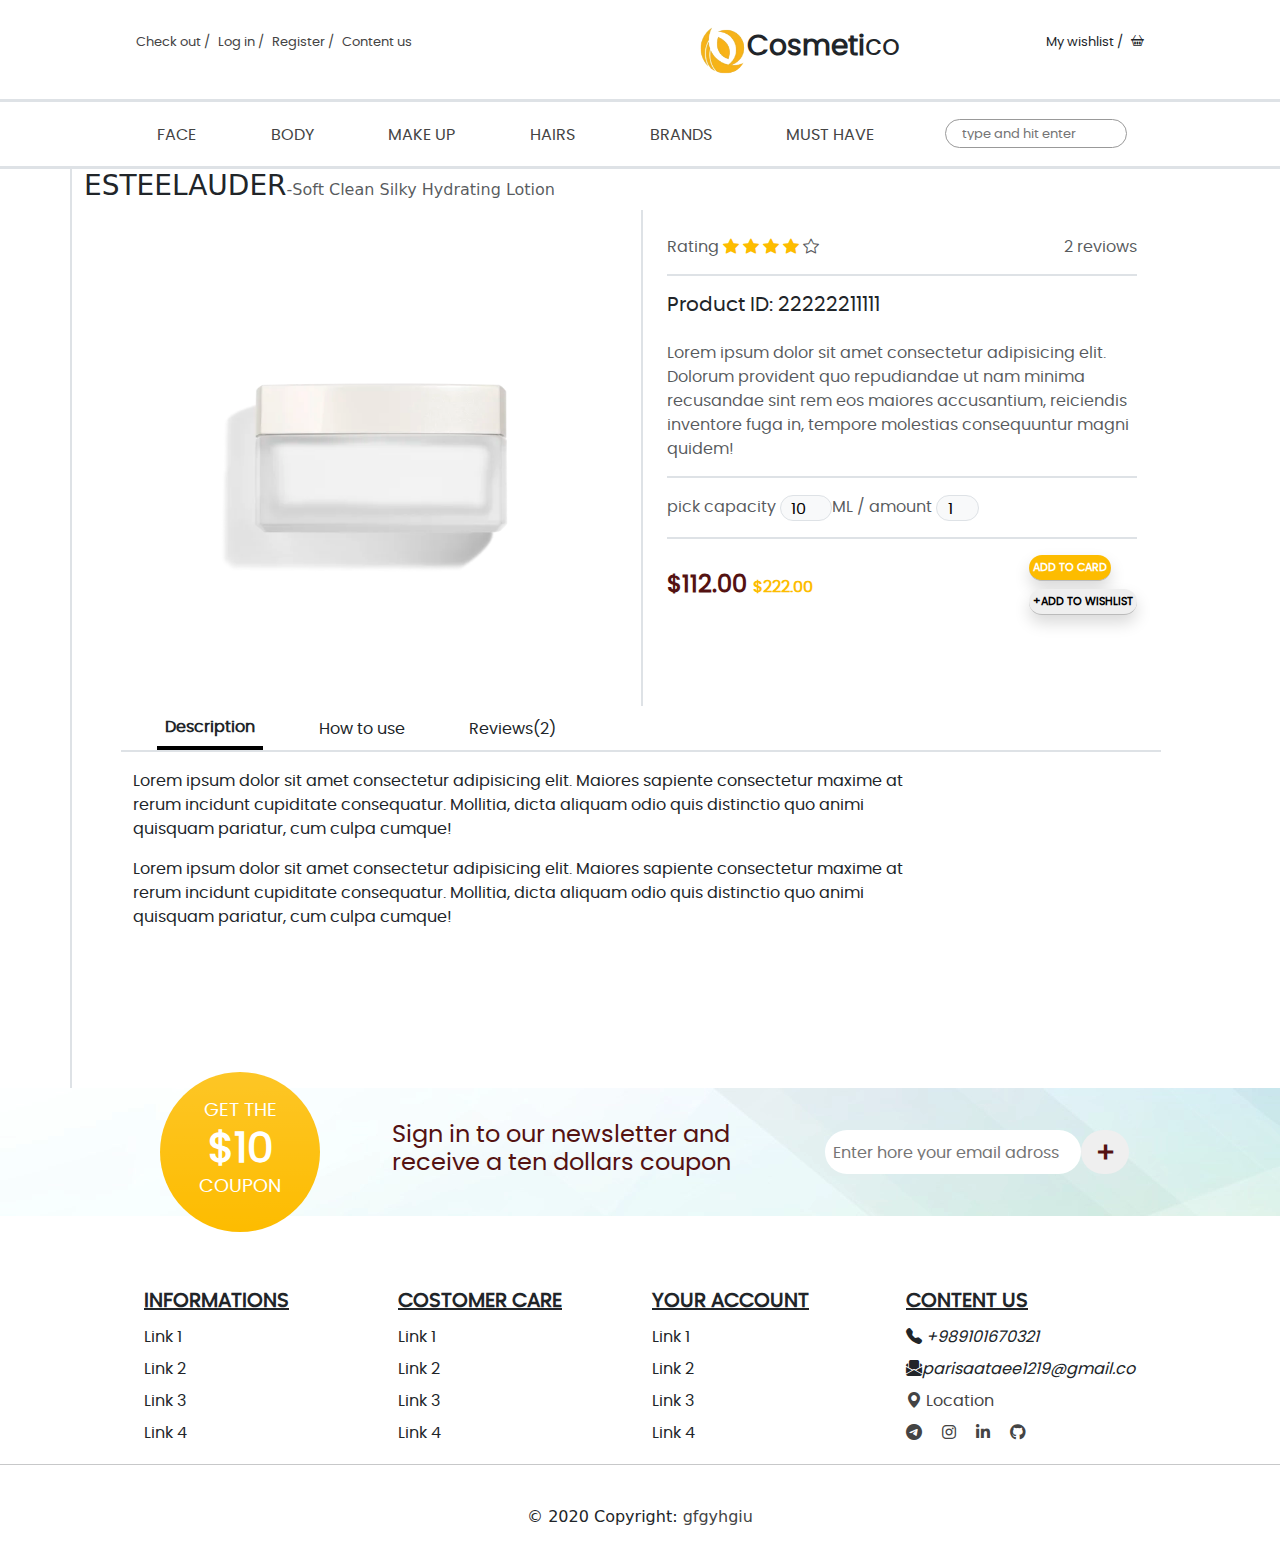
<file: infoproduct4.html>
<!--  parisa ataee -->
<!DOCTYPE html>
<html lang="en">

<head>
    <meta charset="UTF-8">
    <meta http-equiv="X-UA-Compatible" content="IE=edge">
    <meta name="viewport" content="width=device-width, initial-scale=1.0">
    <title>Beauty Cosmetico</title>
    <link rel="icon" type="image/x-icon" href="/img/logo-design.png">
    <link rel="stylesheet" href="https://cdn.jsdelivr.net/npm/bootstrap@5.3.0-alpha1/dist/css/bootstrap.min.css">
    <link rel="stylesheet" href="https://cdn.jsdelivr.net/npm/bootstrap-icons@1.10.3/font/bootstrap-icons.css">
    <link rel="stylesheet" href="https://cdnjs.cloudflare.com/ajax/libs/font-awesome/6.2.1/css/all.min.css">
    <link rel="stylesheet" href="./css/style.css">
    <link rel="stylesheet" href="./css/shopping.css">

</head>

<body>
    <header>
        <div class="container">
            <section class="wrapper row">
                <nav class=" nav-top d-flex justify-content-between align-items-center my-4">


                    <div class="nav-top_left">
                        <ul class="nav-top_items d-flex list-unstyled">
                            <li class="nav-top_item m-1"><a href="./check out.html"> Check out&ThinSpace;/</a></li>
                            <li class="nav-top_item m-1"><a href="./check out.html"> Log in&ThinSpace;/</a></li>
                            <li class="nav-top_item m-1"><a href="./check out.html"> Register&ThinSpace;/</a></li>
                            <li class="nav-top_item m-1"><a href="#contentUs"> Content us</a></li>
                        </ul>
                    </div>
                    <div>
                        <i class="bi bi-list menu__icon"></i>
                    </div>

                    <div class="nav-top_logo fs-3 d-flex justify-content-between">
                        <img src="./img/logo-design.png" alt="logo" class="logo-img rounded-circle"><span
                            class="fw-bold "> Cosmeti</span>co
                    </div>

                    <div class="nav-top-right d-flex ">
                        <ul class=" d-flex list-unstyled">
                            <li class="wishlist-btn m-1"> My wishlist&ThinSpace;/</li>
                            <li class="cart-icon m-1"><i class="bi bi-basket2 "></i></li>

                        </ul>
                    </div>

                </nav>
            </section>
        </div>

        <div class="menu-bottom border-3 border-top border-bottom pt-3">
            <section class="container  ">
                <div class="row">
                    <ul class="wrapper menu-items list-unstyled d-flex justify-content-around align-items-center ">
                        <i class="bi bi-x-lg close__icon"></i>
                        <li class="menu-item p-1 text-uppercase"><a href="./index.html">face</a> </li>
                        <li class="menu-item p-1 text-uppercase"><a href="">body</a></li>
                        <li class="menu-item p-1 text-uppercase"><a href="">make up</a> </li>
                        <li class="menu-item p-1 text-uppercase"><a href="">hairs</a> </li>
                        <li class="menu-item p-1 text-uppercase"><a href="">brands</a> </li>
                        <li class="menu-item p-1 text-uppercase"><a href="">must have</a></li>
                        <li class="">
                            <input type="search" name="search" id="SearchBar" placeholder="type and hit enter"
                                class="menu-item_search rounded-pill py-1 px-3">
                        </li>
                    </ul>
                </div>
            </section>
        </div>

    </header>


    <main class="">

        <div class="container border-start border-2">
            <h3 class="cart-product_name d-inline-block">ESTEELAUDER</h3><span class="text-muted">-Soft Clean Silky
                Hydrating Lotion</span>

            <section class="wrapper row d-flex">
                <div class="cart-product_left">
                    <img src="./img/8833818394654.webp" alt="" class="cart-product_img">
                </div>
                <div class="cart-product_right p-4 text-muted border-start border-2">
                    <div class="cart-product_rank d-flex justify-content-between pb-3 border-bottom border-2">
                        <div class="rating">
                            Rating
                            <i class="bi bi-star-fill"></i>
                            <i class="bi bi-star-fill"></i>
                            <i class="bi bi-star-fill"></i>
                            <i class="bi bi-star-fill"></i>
                            <i class="bi bi-star"></i>
                        </div>
                        <div class="revio">2 reviows</div>
                    </div>
                    <div class="cart-product_info">
                        <h5 class="text-dark py-3">Product ID: 22222211111</h5>
                        <p class="cart-product_text">
                            Lorem ipsum dolor sit amet consectetur adipisicing elit. Dolorum provident quo repudiandae
                            ut nam minima recusandae sint rem eos maiores accusantium, reiciendis inventore fuga in,
                            tempore molestias consequuntur magni quidem!
                        </p>
                    </div>
                    <div class="py-3  border-top border-2">
                        pick capacity <input type="number" name="number" id="" max="100" min="10" step="10" value="10"
                            class="rounded-pill btn btn-light border border-1 p-0">ML /
                        amount <input type="number" name="number" id="" max="10" min="1" value="1"
                            class="rounded-pill btn btn-light border border-1 p-0">
                    </div>
                    <div class="py-3  border-top border-2 d-flex justify-content-between align-items-center">
                        <h4 class="product-info_prices fw-bold">$112.00 <span
                                class=" fs-6">$222.00</span></h4>
                        <div>
                            <button
                                class="product-info_cartbtn text-uppercase border-0 rounded-pill p-1 fw-bold shadow d-block"
                                id="addToCart1">add
                                to
                                card</button>
                            <button
                                class="product-info_wishlistbtn text-uppercase border-0 rounded-pill p-1 my-2 fw-bold shadow" id="addToWishlist">+add
                                to
                                wishlist</button>
                        </div>
                    </div>
                </div>
            </section>
            <section class="wrapper row">
                <ul
                    class="product-menu_items list-unstyled d-flex  align-items-center border-2 border-bottom overflow-auto">
                    <li id="description" class="product-menu_item mx-lg-4 p-2 product-active">Description</li>
                    <li id="howToUse" class="product-menu_item mx-lg-4 p-2 flex-nowrap">How to use</li>
                    <li id="reviews" class="product-menu_item mx-lg-4 p-2">Reviews(2)</li>
                </ul>
                <div class=" product-info_bottom overflow-auto">
                    <p class="description-text ">Lorem ipsum dolor sit amet consectetur adipisicing elit. Maiores
                        sapiente consectetur maxime
                        at rerum incidunt cupiditate consequatur. Mollitia, dicta aliquam odio quis distinctio quo animi
                        quisquam pariatur, cum culpa cumque!</p>
                    <p class="description-text">Lorem ipsum dolor sit amet consectetur adipisicing elit. Maiores
                        sapiente consectetur maxime
                        at rerum incidunt cupiditate consequatur. Mollitia, dicta aliquam odio quis distinctio quo animi
                        quisquam pariatur, cum culpa cumque!</p>
                    <p class="howtouse-text">Lorem ipsum dolor sit amet consectetur adipisicing elit. Maiores sapiente
                        consectetur maxime
                        at rerum incidunt cupiditate consequatur. Mollitia, dicta aliquam odio quis distinctio quo animi
                        quisquam pariatur, cum culpa cumque! Lorem ipsum dolor sit amet consectetur adipisicing elit.
                        Ratione, consectetur suscipit officia sint, tenetur repudiandae aliquam laboriosam rem quaerat
                        veniam illo. Recusandae obcaecati similique dolorum maxime tempora quibusdam totam cumque.</p>



                    <div class="reviews-text ">
                        <section class="d-flex justify-content-around align-items-start">
                            <div class="">
                                <div class="border-bottom border-1 py-3">
                                    <img src="./img/Default_pfp.svg.png" alt="" class="user-image me-3"><span
                                        class="first-user_email"></span>
                                    <p class="p-2 first-review w-75"></p>
                                    <div class="spinner-wrapper d-flex justify-content-end">
                                        <div class="spinner-border" role="status">
                                        </div>
                                    </div>
                                    <i class="ba bi-star-fill"></i>
                                    <i class="ba bi-star-fill"></i>
                                    <i class="ba bi-star-fill"></i>
                                    <i class="ba bi-star-fill"></i>
                                    <i class="ba bi-star"></i>
                                </div>

                                <div class="border-bottom border-1 py-3">
                                    <img src="./img/Default_pfp.svg.png" alt="" class="user-image me-3"><span
                                        class="second-user_email"></span>
                                    <p class="p-2 second-review w-75"></p>
                                    <div class="spinner-wrapper d-flex justify-content-center">
                                        <div class="spinner-border" role="status">
                                        </div>
                                    </div>
                                    <i class="ba bi-star-fill"></i>
                                    <i class="ba bi-star-fill"></i>
                                    <i class="ba bi-star-fill"></i>
                                    <i class="ba bi-star-fill"></i>
                                    <i class="ba bi-star"></i>
                                </div>
                            </div>

                            <button type="button" class="modal-btn btn btn-light text-uppercase border border-1 w-25"
                                data-bs-toggle="modal" data-bs-target="#exampleModal" data-bs-whatever="@mdo">write a
                                review</button>

                        </section>

                        <!-- -------------------component modal------------------- -->



                        <div class="modal fade" id="exampleModal" tabindex="-1" aria-labelledby="exampleModalLabel"
                            aria-hidden="true">
                            <div class="modal-dialog">
                                <div class="modal-content">
                                    <div class="modal-header">
                                        <h1 class="modal-title fs-5" id="exampleModalLabel">New review</h1>
                                        <button type="button" class="btn-close" data-bs-dismiss="modal"
                                            aria-label="Close"></button>
                                    </div>
                                    <div class="modal-body">
                                        <form>
                                            <div class="mb-3">
                                                <label for="recipient-name" class="col-form-label">Your Email:</label>
                                                <input type="text" class="form-control" id="recipient-name">
                                            </div>
                                            <div class="mb-3">
                                                <label for="message-text" class="col-form-label">Message:</label>
                                                <textarea class="form-control" id="message-text"></textarea>
                                            </div>
                                        </form>
                                    </div>
                                    <div class="modal-footer">
                                        <button type="button" class="btn btn-secondary"
                                            data-bs-dismiss="modal">Close</button>
                                        <button type="button" class="btn btn-primary">Send message</button>
                                    </div>
                                </div>
                            </div>
                        </div>

                        

                    </div>


                </div>

        </div>



    </main>

    <footer>
        <section class="footer-bottom position-relative d-flex align-items-center">
            <div class="container">
                <div class="wrapper row d-flex align-items-center">
                    <div class=" col-lg-3"></div>
                    <div class="footer-off_pricebox text-uppercase rounded-circle bg-gradient position-absolute">
                        <p
                            class="footer-off_price d-flex justify-content-center align-items-center flex-column text-white m-4">
                            get the <span class=" fw-bold"> $10 </span> coupon</p>
                    </div>
                    <div class="footer-title col-sm-8 col-lg-5">
                        <h4 class="">Sign in to our newsletter and receive a ten dollars coupon</h4>
                    </div>
                    <div class="col-sm-12 col-lg-4 d-flex"> <input type="email" name="search"
                            class="rounded-pill border-0" id="" placeholder="Enter hore your email adross">
                        <button class="emeil-btn border-0 rounded-pill fs-3 fw-bold">+</button>
                    </div>
                </div>
            </div>
        </section>


        <!-- Grid container -->
        <div class="container text-center text-lg-start mt-5">
            <!-- Section: Links -->
            <section class="wrapper p-4 pb-0">
                <!--Grid row-->
                <div class="row">
                    <!--Grid column-->

                    

                    <!--Grid column-->
                    <div class="col-lg-3 col-md-6 mb-4 mb-md-0">
                        <h5 class="text-uppercase text-decoration-underline fw-bold">informations</h5>

                        <ul class="list-unstyled mb-0 lh-lg">
                            <li>
                                <a href="#!" class="text-dark text-decoration-none">Link 1</a>
                            </li>
                            <li>
                                <a href="#!" class="text-dark text-decoration-none">Link 2</a>
                            </li>
                            <li>
                                <a href="#!" class="text-dark text-decoration-none">Link 3</a>
                            </li>
                            <li>
                                <a href="#!" class="text-dark text-decoration-none">Link 4</a>
                            </li>
                        </ul>
                    </div>
                    <!--Grid column-->

                    <!--Grid column-->
                    <div class="col-lg-3 col-md-6 mb-4 mb-md-0">
                        <h5 class="text-uppercase text-decoration-underline fw-bold">costomer care</h5>

                        <ul class="list-unstyled mb-0 lh-lg">
                            <li>
                                <a href="#!" class="text-dark text-decoration-none">Link 1</a>
                            </li>
                            <li>
                                <a href="#!" class="text-dark text-decoration-none">Link 2</a>
                            </li>
                            <li>
                                <a href="#!" class="text-dark text-decoration-none">Link 3</a>
                            </li>
                            <li>
                                <a href="#!" class="text-dark text-decoration-none">Link 4</a>
                            </li>
                        </ul>
                    </div>
                    <!--Grid column-->

                    <!--Grid column-->
                    <div class="col-lg-3 col-md-6 mb-4 mb-md-0">
                        <h5 class="text-uppercase text-decoration-underline fw-bold">your account</h5>

                        <ul class="list-unstyled mb-0 lh-lg">
                            <li>
                                <a href="#!" class="text-dark text-decoration-none">Link 1</a>
                            </li>
                            <li>
                                <a href="#!" class="text-dark text-decoration-none">Link 2</a>
                            </li>
                            <li>
                                <a href="#!" class="text-dark text-decoration-none">Link 3</a>
                            </li>
                            <li>
                                <a href="#!" class="text-dark text-decoration-none">Link 4</a>
                            </li>
                        </ul>
                    </div>
                    <!--Grid column-->

                    
                    <!--Grid column-->
                    <div class="col-lg-3 col-md-6 mb-4 mb-md-0" id="contentUs">

                        <h5 class="text-uppercase text-decoration-underline fw-bold">content us</h5>

                        <ul class="list-unstyled mb-0 lh-lg">
                            <!---->
                            <li>
                                <i class="bi bi-telephone-fill"> +989101670321</i>
                            </li>
                            <li>
                                <i class="bi bi-envelope-paper-fill">parisaataee1219@gmail.co</i>
                            </li>
                            <li>
                                <a href="https://goo.gl/maps/vYXBNyF8cgHoUFdYA"><i class="bi bi-geo-alt-fill"></i>
                                    Location</a>
                            </li>

                            <li>
                                <!-- telegram -->
                                <a class=" me-2" href="https://t.me/ataee2000" role="button"><i
                                        class="bi bi-telegram"></i></a>

                                <!-- Instagram -->
                                <a class=" mx-2" href="https://Instagram.com/ataee._.2000" role="button"><i
                                        class="fab fa-instagram "></i></a>

                                <!-- Linkedin -->
                                <a class=" mx-2" href="https://www.linkedin.com/in/pary-ataee-53570b25b"
                                    role="button"><i class="fab fa-linkedin-in"></i></a>

                                <!-- Github -->
                                <a class=" mx-2" href="https://github.com/ParisaAtaee2000" role="button"><i
                                        class="fab fa-github"></i></a>
                            </li>
                        </ul>


                    </div>
                    <!--Grid column-->
                </div>
                <!--Grid row-->
            </section>
            <!-- Section: Links -->

        </div>
        <!-- Grid container -->
        <hr class="mb-4" />
        <!-- Copyright -->
        <div class="text-center p-3">
            © 2020 Copyright:
            <a class="" href="">gfgyhgiu</a>
        </div>
        <!-- Copyright -->
    </footer>


    <script src="https://cdn.jsdelivr.net/npm/bootstrap@5.3.0-alpha1/dist/js/bootstrap.bundle.min.js"></script>
    <script src="https://cdnjs.cloudflare.com/ajax/libs/jquery/3.6.3/jquery.min.js" integrity="sha512-STof4xm1wgkfm7heWqFJVn58Hm3EtS31XFaagaa8VMReCXAkQnJZ+jEy8PCC/iT18dFy95WcExNHFTqLyp72eQ==" crossorigin="anonymous" referrerpolicy="no-referrer"></script>
    <script src="./js/main.js"></script>
</body>

</html>
</file>
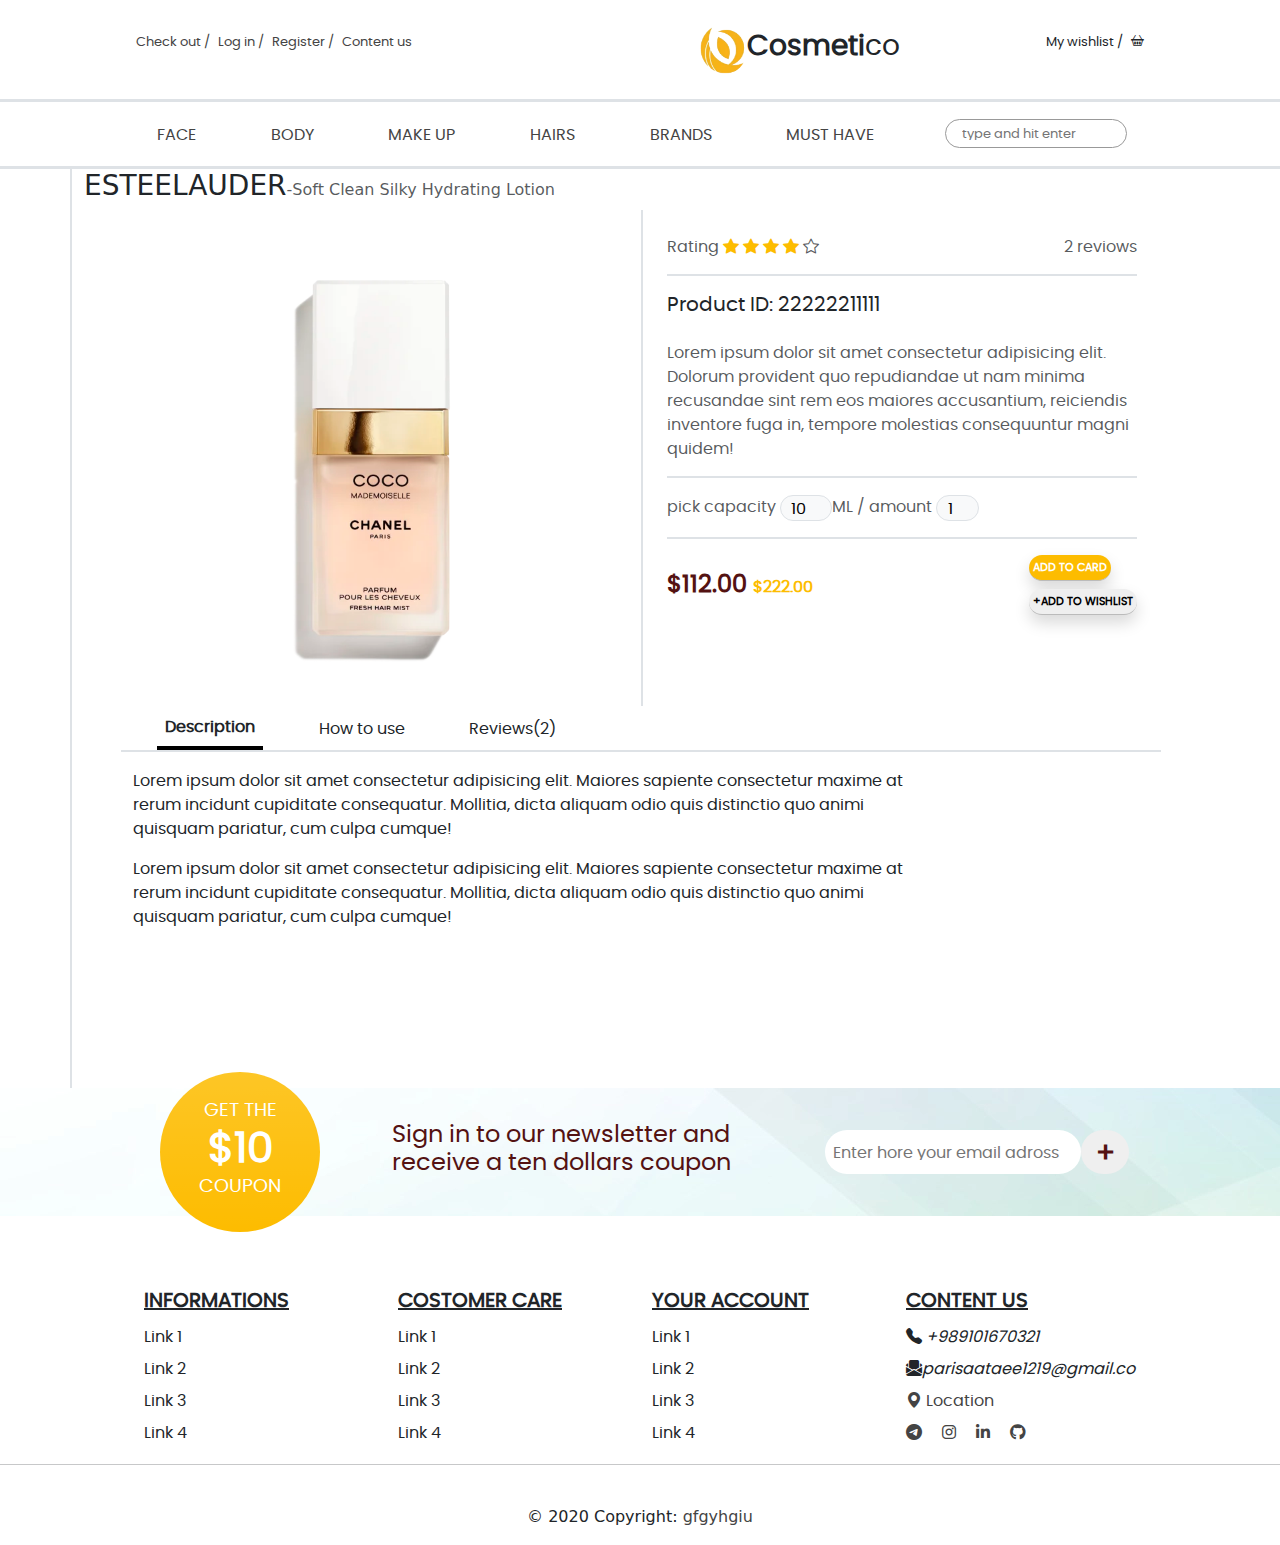
<file: infoproduct5.html>
<!--  parisa ataee -->
<!DOCTYPE html>
<html lang="en">

<head>
    <meta charset="UTF-8">
    <meta http-equiv="X-UA-Compatible" content="IE=edge">
    <meta name="viewport" content="width=device-width, initial-scale=1.0">
    <title>Beauty Cosmetico</title>
    <link rel="icon" type="image/x-icon" href="/img/logo-design.png">
    <link rel="stylesheet" href="https://cdn.jsdelivr.net/npm/bootstrap@5.3.0-alpha1/dist/css/bootstrap.min.css">
    <link rel="stylesheet" href="https://cdn.jsdelivr.net/npm/bootstrap-icons@1.10.3/font/bootstrap-icons.css">
    <link rel="stylesheet" href="https://cdnjs.cloudflare.com/ajax/libs/font-awesome/6.2.1/css/all.min.css">
    <link rel="stylesheet" href="./css/style.css">
    <link rel="stylesheet" href="./css/shopping.css">

</head>

<body>
    <header>
        <div class="container">
            <section class="wrapper row">
                <nav class=" nav-top d-flex justify-content-between align-items-center my-4">


                    <div class="nav-top_left">
                        <ul class="nav-top_items d-flex list-unstyled">
                            <li class="nav-top_item m-1"><a href="./check out.html"> Check out&ThinSpace;/</a></li>
                            <li class="nav-top_item m-1"><a href="./check out.html"> Log in&ThinSpace;/</a></li>
                            <li class="nav-top_item m-1"><a href="./check out.html"> Register&ThinSpace;/</a></li>
                            <li class="nav-top_item m-1"><a href="#contentUs"> Content us</a></li>
                        </ul>
                    </div>
                    <div>
                        <i class="bi bi-list menu__icon"></i>
                    </div>

                    <div class="nav-top_logo fs-3 d-flex justify-content-between">
                        <img src="./img/logo-design.png" alt="logo" class="logo-img rounded-circle"><span
                            class="fw-bold "> Cosmeti</span>co
                    </div>

                    <div class="nav-top-right d-flex ">
                        <ul class=" d-flex list-unstyled">
                            <li class="wishlist-btn m-1"> My wishlist&ThinSpace;/</li>
                            <li class="cart-icon m-1"><i class="bi bi-basket2 "></i></li>

                        </ul>
                    </div>

                </nav>
            </section>
        </div>

        <div class="menu-bottom border-3 border-top border-bottom pt-3">
            <section class="container  ">
                <div class="row">
                    <ul class="wrapper menu-items list-unstyled d-flex justify-content-around align-items-center ">
                        <i class="bi bi-x-lg close__icon"></i>
                        <li class="menu-item p-1 text-uppercase"><a href="./index.html">face</a> </li>
                        <li class="menu-item p-1 text-uppercase"><a href="">body</a></li>
                        <li class="menu-item p-1 text-uppercase"><a href="">make up</a> </li>
                        <li class="menu-item p-1 text-uppercase"><a href="">hairs</a> </li>
                        <li class="menu-item p-1 text-uppercase"><a href="">brands</a> </li>
                        <li class="menu-item p-1 text-uppercase"><a href="">must have</a></li>
                        <li class="">
                            <input type="search" name="search" id="SearchBar" placeholder="type and hit enter"
                                class="menu-item_search rounded-pill py-1 px-3">
                        </li>
                    </ul>
                </div>
            </section>
        </div>

    </header>


    <main class="">

        <div class="container border-start border-2">
            <h3 class="cart-product_name d-inline-block">ESTEELAUDER</h3><span class="text-muted">-Soft Clean Silky
                Hydrating Lotion</span>

            <section class="wrapper row d-flex">
                <div class="cart-product_left">
                    <img src="./img/8833880686622.webp" alt="" class="cart-product_img">
                </div>
                <div class="cart-product_right p-4 text-muted border-start border-2">
                    <div class="cart-product_rank d-flex justify-content-between pb-3 border-bottom border-2">
                        <div class="rating">
                            Rating
                            <i class="bi bi-star-fill"></i>
                            <i class="bi bi-star-fill"></i>
                            <i class="bi bi-star-fill"></i>
                            <i class="bi bi-star-fill"></i>
                            <i class="bi bi-star"></i>
                        </div>
                        <div class="revio">2 reviows</div>
                    </div>
                    <div class="cart-product_info">
                        <h5 class="text-dark py-3">Product ID: 22222211111</h5>
                        <p class="cart-product_text">
                            Lorem ipsum dolor sit amet consectetur adipisicing elit. Dolorum provident quo repudiandae
                            ut nam minima recusandae sint rem eos maiores accusantium, reiciendis inventore fuga in,
                            tempore molestias consequuntur magni quidem!
                        </p>
                    </div>
                    <div class="py-3  border-top border-2">
                        pick capacity <input type="number" name="number" id="" max="100" min="10" step="10" value="10"
                            class="rounded-pill btn btn-light border border-1 p-0">ML /
                        amount <input type="number" name="number" id="" max="10" min="1" value="1"
                            class="rounded-pill btn btn-light border border-1 p-0">
                    </div>
                    <div class="py-3  border-top border-2 d-flex justify-content-between align-items-center">
                        <h4 class="product-info_prices fw-bold">$112.00 <span
                                class=" fs-6">$222.00</span></h4>
                        <div>
                            <button
                                class="product-info_cartbtn text-uppercase border-0 rounded-pill p-1 fw-bold shadow d-block"
                                id="addToCart1">add
                                to
                                card</button>
                            <button
                                class="product-info_wishlistbtn text-uppercase border-0 rounded-pill p-1 my-2 fw-bold shadow" id="addToWishlist">+add
                                to
                                wishlist</button>
                        </div>
                    </div>
                </div>
            </section>
            <section class="wrapper row">
                <ul
                    class="product-menu_items list-unstyled d-flex  align-items-center border-2 border-bottom overflow-auto">
                    <li id="description" class="product-menu_item mx-lg-4 p-2 product-active">Description</li>
                    <li id="howToUse" class="product-menu_item mx-lg-4 p-2 flex-nowrap">How to use</li>
                    <li id="reviews" class="product-menu_item mx-lg-4 p-2">Reviews(2)</li>
                </ul>
                <div class=" product-info_bottom overflow-auto">
                    <p class="description-text ">Lorem ipsum dolor sit amet consectetur adipisicing elit. Maiores
                        sapiente consectetur maxime
                        at rerum incidunt cupiditate consequatur. Mollitia, dicta aliquam odio quis distinctio quo animi
                        quisquam pariatur, cum culpa cumque!</p>
                    <p class="description-text">Lorem ipsum dolor sit amet consectetur adipisicing elit. Maiores
                        sapiente consectetur maxime
                        at rerum incidunt cupiditate consequatur. Mollitia, dicta aliquam odio quis distinctio quo animi
                        quisquam pariatur, cum culpa cumque!</p>
                    <p class="howtouse-text">Lorem ipsum dolor sit amet consectetur adipisicing elit. Maiores sapiente
                        consectetur maxime
                        at rerum incidunt cupiditate consequatur. Mollitia, dicta aliquam odio quis distinctio quo animi
                        quisquam pariatur, cum culpa cumque! Lorem ipsum dolor sit amet consectetur adipisicing elit.
                        Ratione, consectetur suscipit officia sint, tenetur repudiandae aliquam laboriosam rem quaerat
                        veniam illo. Recusandae obcaecati similique dolorum maxime tempora quibusdam totam cumque.</p>



                    <div class="reviews-text ">
                        <section class="d-flex justify-content-around align-items-start">
                            <div class="">
                                <div class="border-bottom border-1 py-3">
                                    <img src="./img/Default_pfp.svg.png" alt="" class="user-image me-3"><span
                                        class="first-user_email"></span>
                                    <p class="p-2 first-review w-75"></p>
                                    <div class="spinner-wrapper d-flex justify-content-end">
                                        <div class="spinner-border" role="status">
                                        </div>
                                    </div>
                                    <i class="ba bi-star-fill"></i>
                                    <i class="ba bi-star-fill"></i>
                                    <i class="ba bi-star-fill"></i>
                                    <i class="ba bi-star-fill"></i>
                                    <i class="ba bi-star"></i>
                                </div>

                                <div class="border-bottom border-1 py-3">
                                    <img src="./img/Default_pfp.svg.png" alt="" class="user-image me-3"><span
                                        class="second-user_email"></span>
                                    <p class="p-2 second-review w-75"></p>
                                    <div class="spinner-wrapper d-flex justify-content-center">
                                        <div class="spinner-border" role="status">
                                        </div>
                                    </div>
                                    <i class="ba bi-star-fill"></i>
                                    <i class="ba bi-star-fill"></i>
                                    <i class="ba bi-star-fill"></i>
                                    <i class="ba bi-star-fill"></i>
                                    <i class="ba bi-star"></i>
                                </div>
                            </div>

                            <button type="button" class="modal-btn btn btn-light text-uppercase border border-1 w-25"
                                data-bs-toggle="modal" data-bs-target="#exampleModal" data-bs-whatever="@mdo">write a
                                review</button>

                        </section>

                        <!-- -------------------component modal------------------- -->



                        <div class="modal fade" id="exampleModal" tabindex="-1" aria-labelledby="exampleModalLabel"
                            aria-hidden="true">
                            <div class="modal-dialog">
                                <div class="modal-content">
                                    <div class="modal-header">
                                        <h1 class="modal-title fs-5" id="exampleModalLabel">New review</h1>
                                        <button type="button" class="btn-close" data-bs-dismiss="modal"
                                            aria-label="Close"></button>
                                    </div>
                                    <div class="modal-body">
                                        <form>
                                            <div class="mb-3">
                                                <label for="recipient-name" class="col-form-label">Your Email:</label>
                                                <input type="text" class="form-control" id="recipient-name">
                                            </div>
                                            <div class="mb-3">
                                                <label for="message-text" class="col-form-label">Message:</label>
                                                <textarea class="form-control" id="message-text"></textarea>
                                            </div>
                                        </form>
                                    </div>
                                    <div class="modal-footer">
                                        <button type="button" class="btn btn-secondary"
                                            data-bs-dismiss="modal">Close</button>
                                        <button type="button" class="btn btn-primary">Send message</button>
                                    </div>
                                </div>
                            </div>
                        </div>

                        

                    </div>


                </div>

        </div>



    </main>

    <footer>
        <section class="footer-bottom position-relative d-flex align-items-center">
            <div class="container">
                <div class="wrapper row d-flex align-items-center">
                    <div class=" col-lg-3"></div>
                    <div class="footer-off_pricebox text-uppercase rounded-circle bg-gradient position-absolute">
                        <p
                            class="footer-off_price d-flex justify-content-center align-items-center flex-column text-white m-4">
                            get the <span class=" fw-bold"> $10 </span> coupon</p>
                    </div>
                    <div class="footer-title col-sm-8 col-lg-5">
                        <h4 class="">Sign in to our newsletter and receive a ten dollars coupon</h4>
                    </div>
                    <div class="col-sm-12 col-lg-4 d-flex"> <input type="email" name="search"
                            class="rounded-pill border-0" id="" placeholder="Enter hore your email adross">
                        <button class="emeil-btn border-0 rounded-pill fs-3 fw-bold">+</button>
                    </div>
                </div>
            </div>
        </section>


        <!-- Grid container -->
        <div class="container text-center text-lg-start mt-5">
            <!-- Section: Links -->
            <section class="wrapper p-4 pb-0">
                <!--Grid row-->
                <div class="row">
                    <!--Grid column-->

                    

                    <!--Grid column-->
                    <div class="col-lg-3 col-md-6 mb-4 mb-md-0">
                        <h5 class="text-uppercase text-decoration-underline fw-bold">informations</h5>

                        <ul class="list-unstyled mb-0 lh-lg">
                            <li>
                                <a href="#!" class="text-dark text-decoration-none">Link 1</a>
                            </li>
                            <li>
                                <a href="#!" class="text-dark text-decoration-none">Link 2</a>
                            </li>
                            <li>
                                <a href="#!" class="text-dark text-decoration-none">Link 3</a>
                            </li>
                            <li>
                                <a href="#!" class="text-dark text-decoration-none">Link 4</a>
                            </li>
                        </ul>
                    </div>
                    <!--Grid column-->

                    <!--Grid column-->
                    <div class="col-lg-3 col-md-6 mb-4 mb-md-0">
                        <h5 class="text-uppercase text-decoration-underline fw-bold">costomer care</h5>

                        <ul class="list-unstyled mb-0 lh-lg">
                            <li>
                                <a href="#!" class="text-dark text-decoration-none">Link 1</a>
                            </li>
                            <li>
                                <a href="#!" class="text-dark text-decoration-none">Link 2</a>
                            </li>
                            <li>
                                <a href="#!" class="text-dark text-decoration-none">Link 3</a>
                            </li>
                            <li>
                                <a href="#!" class="text-dark text-decoration-none">Link 4</a>
                            </li>
                        </ul>
                    </div>
                    <!--Grid column-->

                    <!--Grid column-->
                    <div class="col-lg-3 col-md-6 mb-4 mb-md-0">
                        <h5 class="text-uppercase text-decoration-underline fw-bold">your account</h5>

                        <ul class="list-unstyled mb-0 lh-lg">
                            <li>
                                <a href="#!" class="text-dark text-decoration-none">Link 1</a>
                            </li>
                            <li>
                                <a href="#!" class="text-dark text-decoration-none">Link 2</a>
                            </li>
                            <li>
                                <a href="#!" class="text-dark text-decoration-none">Link 3</a>
                            </li>
                            <li>
                                <a href="#!" class="text-dark text-decoration-none">Link 4</a>
                            </li>
                        </ul>
                    </div>
                    <!--Grid column-->

                    
                    <!--Grid column-->
                    <div class="col-lg-3 col-md-6 mb-4 mb-md-0" id="contentUs">

                        <h5 class="text-uppercase text-decoration-underline fw-bold">content us</h5>

                        <ul class="list-unstyled mb-0 lh-lg">
                            <!---->
                            <li>
                                <i class="bi bi-telephone-fill"> +989101670321</i>
                            </li>
                            <li>
                                <i class="bi bi-envelope-paper-fill">parisaataee1219@gmail.co</i>
                            </li>
                            <li>
                                <a href="https://goo.gl/maps/vYXBNyF8cgHoUFdYA"><i class="bi bi-geo-alt-fill"></i>
                                    Location</a>
                            </li>

                            <li>
                                <!-- telegram -->
                                <a class=" me-2" href="https://t.me/ataee2000" role="button"><i
                                        class="bi bi-telegram"></i></a>

                                <!-- Instagram -->
                                <a class=" mx-2" href="https://Instagram.com/ataee._.2000" role="button"><i
                                        class="fab fa-instagram "></i></a>

                                <!-- Linkedin -->
                                <a class=" mx-2" href="https://www.linkedin.com/in/pary-ataee-53570b25b"
                                    role="button"><i class="fab fa-linkedin-in"></i></a>

                                <!-- Github -->
                                <a class=" mx-2" href="https://github.com/ParisaAtaee2000" role="button"><i
                                        class="fab fa-github"></i></a>
                            </li>
                        </ul>


                    </div>
                    <!--Grid column-->
                </div>
                <!--Grid row-->
            </section>
            <!-- Section: Links -->

        </div>
        <!-- Grid container -->
        <hr class="mb-4" />
        <!-- Copyright -->
        <div class="text-center p-3">
            © 2020 Copyright:
            <a class="" href="">gfgyhgiu</a>
        </div>
        <!-- Copyright -->
    </footer>


    <script src="https://cdn.jsdelivr.net/npm/bootstrap@5.3.0-alpha1/dist/js/bootstrap.bundle.min.js"></script>
    <script src="https://cdnjs.cloudflare.com/ajax/libs/jquery/3.6.3/jquery.min.js" integrity="sha512-STof4xm1wgkfm7heWqFJVn58Hm3EtS31XFaagaa8VMReCXAkQnJZ+jEy8PCC/iT18dFy95WcExNHFTqLyp72eQ==" crossorigin="anonymous" referrerpolicy="no-referrer"></script>
    <script src="./js/main.js"></script>
</body>

</html>
</file>
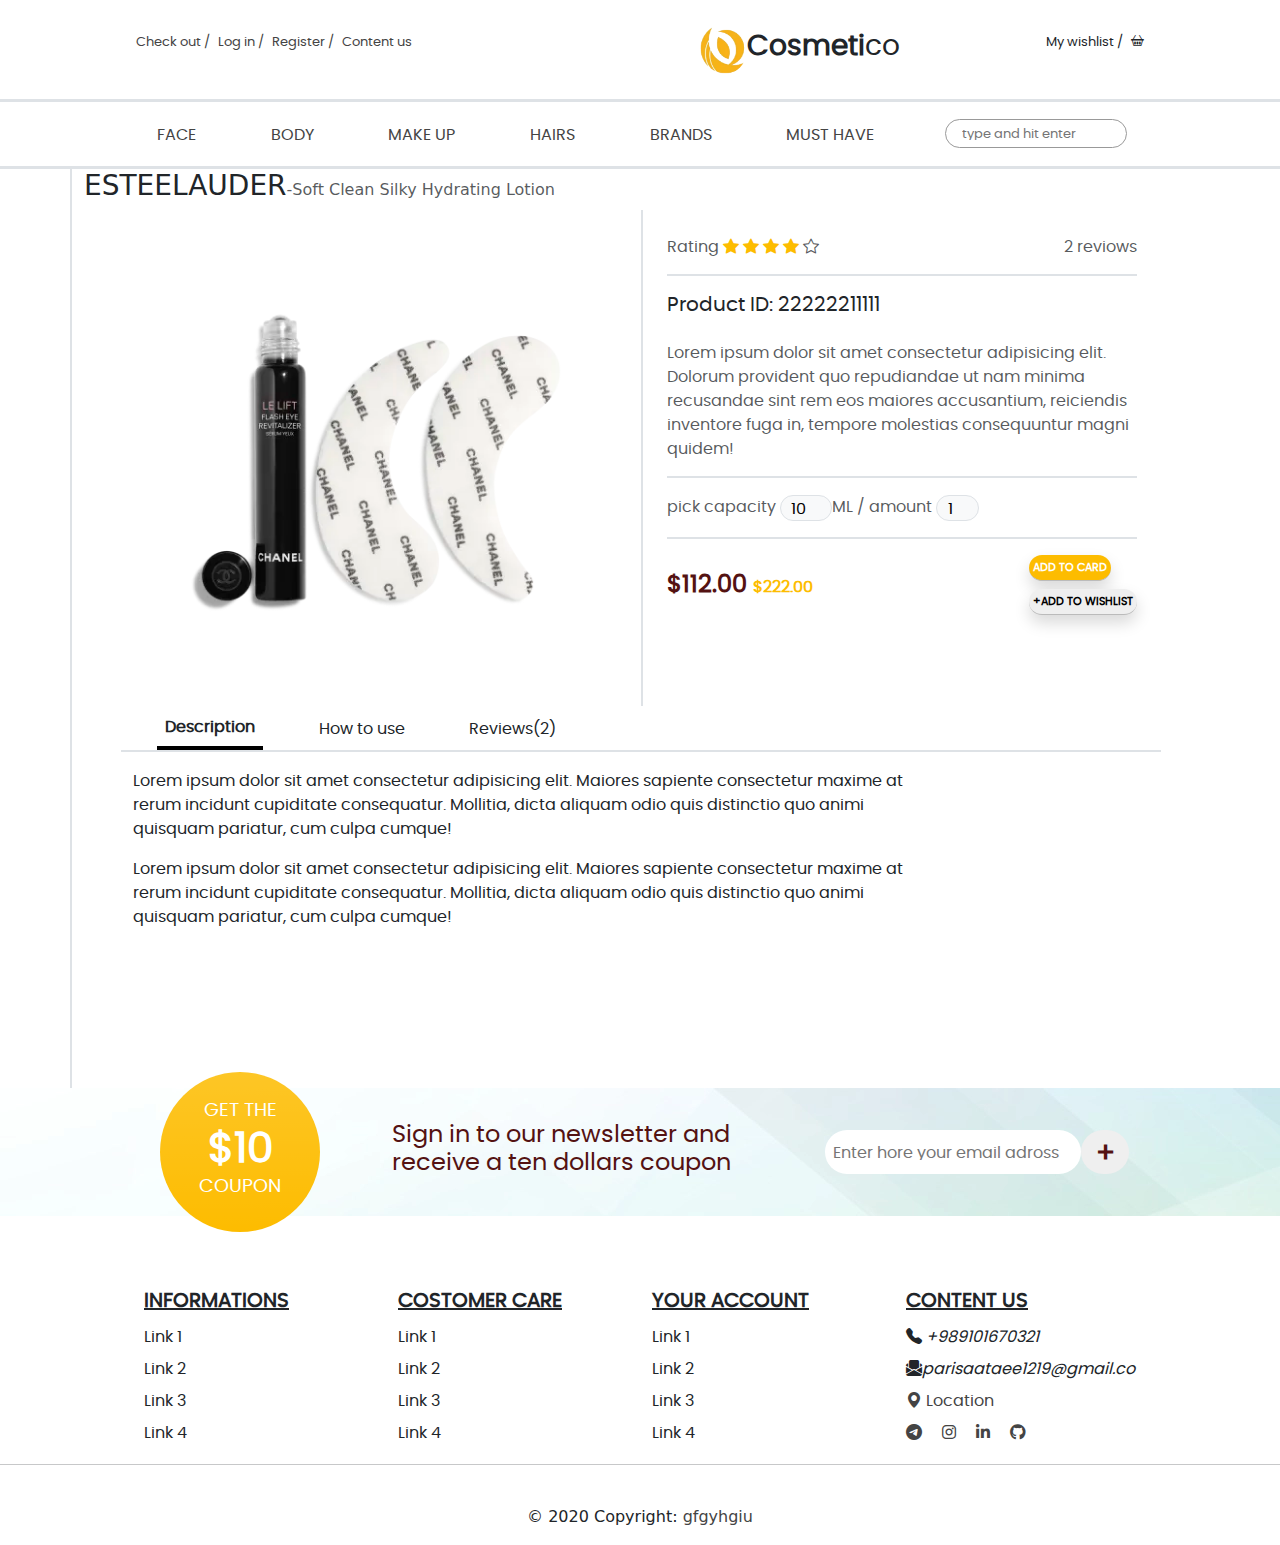
<file: infoproduct6.html>
<!--  parisa ataee -->
<!DOCTYPE html>
<html lang="en">

<head>
    <meta charset="UTF-8">
    <meta http-equiv="X-UA-Compatible" content="IE=edge">
    <meta name="viewport" content="width=device-width, initial-scale=1.0">
    <title>Beauty Cosmetico</title>
    <link rel="icon" type="image/x-icon" href="/img/logo-design.png">
    <link rel="stylesheet" href="https://cdn.jsdelivr.net/npm/bootstrap@5.3.0-alpha1/dist/css/bootstrap.min.css">
    <link rel="stylesheet" href="https://cdn.jsdelivr.net/npm/bootstrap-icons@1.10.3/font/bootstrap-icons.css">
    <link rel="stylesheet" href="https://cdnjs.cloudflare.com/ajax/libs/font-awesome/6.2.1/css/all.min.css">
    <link rel="stylesheet" href="./css/style.css">
    <link rel="stylesheet" href="./css/shopping.css">

</head>

<body>
    <header>
        <div class="container">
            <section class="wrapper row">
                <nav class=" nav-top d-flex justify-content-between align-items-center my-4">


                    <div class="nav-top_left">
                        <ul class="nav-top_items d-flex list-unstyled">
                            <li class="nav-top_item m-1"><a href="./check out.html"> Check out&ThinSpace;/</a></li>
                            <li class="nav-top_item m-1"><a href="./check out.html"> Log in&ThinSpace;/</a></li>
                            <li class="nav-top_item m-1"><a href="./check out.html"> Register&ThinSpace;/</a></li>
                            <li class="nav-top_item m-1"><a href="#contentUs"> Content us</a></li>
                        </ul>
                    </div>
                    <div>
                        <i class="bi bi-list menu__icon"></i>
                    </div>

                    <div class="nav-top_logo fs-3 d-flex justify-content-between">
                        <img src="./img/logo-design.png" alt="logo" class="logo-img rounded-circle"><span
                            class="fw-bold "> Cosmeti</span>co
                    </div>

                    <div class="nav-top-right d-flex ">
                        <ul class=" d-flex list-unstyled">
                            <li class="wishlist-btn m-1"> My wishlist&ThinSpace;/</li>
                            <li class="cart-icon m-1"><i class="bi bi-basket2 "></i></li>

                        </ul>
                    </div>

                </nav>
            </section>
        </div>

        <div class="menu-bottom border-3 border-top border-bottom pt-3">
            <section class="container  ">
                <div class="row">
                    <ul class="wrapper menu-items list-unstyled d-flex justify-content-around align-items-center ">
                        <i class="bi bi-x-lg close__icon"></i>
                        <li class="menu-item p-1 text-uppercase"><a href="./index.html">face</a> </li>
                        <li class="menu-item p-1 text-uppercase"><a href="">body</a></li>
                        <li class="menu-item p-1 text-uppercase"><a href="">make up</a> </li>
                        <li class="menu-item p-1 text-uppercase"><a href="">hairs</a> </li>
                        <li class="menu-item p-1 text-uppercase"><a href="">brands</a> </li>
                        <li class="menu-item p-1 text-uppercase"><a href="">must have</a></li>
                        <li class="">
                            <input type="search" name="search" id="SearchBar" placeholder="type and hit enter"
                                class="menu-item_search rounded-pill py-1 px-3">
                        </li>
                    </ul>
                </div>
            </section>
        </div>

    </header>


    <main class="">

        <div class="container border-start border-2">
            <h3 class="cart-product_name d-inline-block">ESTEELAUDER</h3><span class="text-muted">-Soft Clean Silky
                Hydrating Lotion</span>

            <section class="wrapper row d-flex">
                <div class="cart-product_left">
                    <img src="./img/8845014663198.webp" alt="" class="cart-product_img">
                </div>
                <div class="cart-product_right p-4 text-muted border-start border-2">
                    <div class="cart-product_rank d-flex justify-content-between pb-3 border-bottom border-2">
                        <div class="rating">
                            Rating
                            <i class="bi bi-star-fill"></i>
                            <i class="bi bi-star-fill"></i>
                            <i class="bi bi-star-fill"></i>
                            <i class="bi bi-star-fill"></i>
                            <i class="bi bi-star"></i>
                        </div>
                        <div class="revio">2 reviows</div>
                    </div>
                    <div class="cart-product_info">
                        <h5 class="text-dark py-3">Product ID: 22222211111</h5>
                        <p class="cart-product_text">
                            Lorem ipsum dolor sit amet consectetur adipisicing elit. Dolorum provident quo repudiandae
                            ut nam minima recusandae sint rem eos maiores accusantium, reiciendis inventore fuga in,
                            tempore molestias consequuntur magni quidem!
                        </p>
                    </div>
                    <div class="py-3  border-top border-2">
                        pick capacity <input type="number" name="number" id="" max="100" min="10" step="10" value="10"
                            class="rounded-pill btn btn-light border border-1 p-0">ML /
                        amount <input type="number" name="number" id="" max="10" min="1" value="1"
                            class="rounded-pill btn btn-light border border-1 p-0">
                    </div>
                    <div class="py-3  border-top border-2 d-flex justify-content-between align-items-center">
                        <h4 class="product-info_prices fw-bold">$112.00 <span
                                class=" fs-6">$222.00</span></h4>
                        <div>
                            <button
                                class="product-info_cartbtn text-uppercase border-0 rounded-pill p-1 fw-bold shadow d-block"
                                id="addToCart1">add
                                to
                                card</button>
                            <button
                                class="product-info_wishlistbtn text-uppercase border-0 rounded-pill p-1 my-2 fw-bold shadow" id="addToWishlist">+add
                                to
                                wishlist</button>
                        </div>
                    </div>
                </div>
            </section>
            <section class="wrapper row">
                <ul
                    class="product-menu_items list-unstyled d-flex  align-items-center border-2 border-bottom overflow-auto">
                    <li id="description" class="product-menu_item mx-lg-4 p-2 product-active">Description</li>
                    <li id="howToUse" class="product-menu_item mx-lg-4 p-2 flex-nowrap">How to use</li>
                    <li id="reviews" class="product-menu_item mx-lg-4 p-2">Reviews(2)</li>
                </ul>
                <div class=" product-info_bottom overflow-auto">
                    <p class="description-text ">Lorem ipsum dolor sit amet consectetur adipisicing elit. Maiores
                        sapiente consectetur maxime
                        at rerum incidunt cupiditate consequatur. Mollitia, dicta aliquam odio quis distinctio quo animi
                        quisquam pariatur, cum culpa cumque!</p>
                    <p class="description-text">Lorem ipsum dolor sit amet consectetur adipisicing elit. Maiores
                        sapiente consectetur maxime
                        at rerum incidunt cupiditate consequatur. Mollitia, dicta aliquam odio quis distinctio quo animi
                        quisquam pariatur, cum culpa cumque!</p>
                    <p class="howtouse-text">Lorem ipsum dolor sit amet consectetur adipisicing elit. Maiores sapiente
                        consectetur maxime
                        at rerum incidunt cupiditate consequatur. Mollitia, dicta aliquam odio quis distinctio quo animi
                        quisquam pariatur, cum culpa cumque! Lorem ipsum dolor sit amet consectetur adipisicing elit.
                        Ratione, consectetur suscipit officia sint, tenetur repudiandae aliquam laboriosam rem quaerat
                        veniam illo. Recusandae obcaecati similique dolorum maxime tempora quibusdam totam cumque.</p>



                    <div class="reviews-text ">
                        <section class="d-flex justify-content-around align-items-start">
                            <div class="">
                                <div class="border-bottom border-1 py-3">
                                    <img src="./img/Default_pfp.svg.png" alt="" class="user-image me-3"><span
                                        class="first-user_email"></span>
                                    <p class="p-2 first-review w-75"></p>
                                    <div class="spinner-wrapper d-flex justify-content-end">
                                        <div class="spinner-border" role="status">
                                        </div>
                                    </div>
                                    <i class="ba bi-star-fill"></i>
                                    <i class="ba bi-star-fill"></i>
                                    <i class="ba bi-star-fill"></i>
                                    <i class="ba bi-star-fill"></i>
                                    <i class="ba bi-star"></i>
                                </div>

                                <div class="border-bottom border-1 py-3">
                                    <img src="./img/Default_pfp.svg.png" alt="" class="user-image me-3"><span
                                        class="second-user_email"></span>
                                    <p class="p-2 second-review w-75"></p>
                                    <div class="spinner-wrapper d-flex justify-content-center">
                                        <div class="spinner-border" role="status">
                                        </div>
                                    </div>
                                    <i class="ba bi-star-fill"></i>
                                    <i class="ba bi-star-fill"></i>
                                    <i class="ba bi-star-fill"></i>
                                    <i class="ba bi-star-fill"></i>
                                    <i class="ba bi-star"></i>
                                </div>
                            </div>

                            <button type="button" class="modal-btn btn btn-light text-uppercase border border-1 w-25"
                                data-bs-toggle="modal" data-bs-target="#exampleModal" data-bs-whatever="@mdo">write a
                                review</button>

                        </section>

                        <!-- -------------------component modal------------------- -->



                        <div class="modal fade" id="exampleModal" tabindex="-1" aria-labelledby="exampleModalLabel"
                            aria-hidden="true">
                            <div class="modal-dialog">
                                <div class="modal-content">
                                    <div class="modal-header">
                                        <h1 class="modal-title fs-5" id="exampleModalLabel">New review</h1>
                                        <button type="button" class="btn-close" data-bs-dismiss="modal"
                                            aria-label="Close"></button>
                                    </div>
                                    <div class="modal-body">
                                        <form>
                                            <div class="mb-3">
                                                <label for="recipient-name" class="col-form-label">Your Email:</label>
                                                <input type="text" class="form-control" id="recipient-name">
                                            </div>
                                            <div class="mb-3">
                                                <label for="message-text" class="col-form-label">Message:</label>
                                                <textarea class="form-control" id="message-text"></textarea>
                                            </div>
                                        </form>
                                    </div>
                                    <div class="modal-footer">
                                        <button type="button" class="btn btn-secondary"
                                            data-bs-dismiss="modal">Close</button>
                                        <button type="button" class="btn btn-primary">Send message</button>
                                    </div>
                                </div>
                            </div>
                        </div>

                        

                    </div>


                </div>

        </div>



    </main>

    <footer>
        <section class="footer-bottom position-relative d-flex align-items-center">
            <div class="container">
                <div class="wrapper row d-flex align-items-center">
                    <div class=" col-lg-3"></div>
                    <div class="footer-off_pricebox text-uppercase rounded-circle bg-gradient position-absolute">
                        <p
                            class="footer-off_price d-flex justify-content-center align-items-center flex-column text-white m-4">
                            get the <span class=" fw-bold"> $10 </span> coupon</p>
                    </div>
                    <div class="footer-title col-sm-8 col-lg-5">
                        <h4 class="">Sign in to our newsletter and receive a ten dollars coupon</h4>
                    </div>
                    <div class="col-sm-12 col-lg-4 d-flex"> <input type="email" name="search"
                            class="rounded-pill border-0" id="" placeholder="Enter hore your email adross">
                        <button class="emeil-btn border-0 rounded-pill fs-3 fw-bold">+</button>
                    </div>
                </div>
            </div>
        </section>


        <!-- Grid container -->
        <div class="container text-center text-lg-start mt-5">
            <!-- Section: Links -->
            <section class="wrapper p-4 pb-0">
                <!--Grid row-->
                <div class="row">
                    <!--Grid column-->

                    

                    <!--Grid column-->
                    <div class="col-lg-3 col-md-6 mb-4 mb-md-0">
                        <h5 class="text-uppercase text-decoration-underline fw-bold">informations</h5>

                        <ul class="list-unstyled mb-0 lh-lg">
                            <li>
                                <a href="#!" class="text-dark text-decoration-none">Link 1</a>
                            </li>
                            <li>
                                <a href="#!" class="text-dark text-decoration-none">Link 2</a>
                            </li>
                            <li>
                                <a href="#!" class="text-dark text-decoration-none">Link 3</a>
                            </li>
                            <li>
                                <a href="#!" class="text-dark text-decoration-none">Link 4</a>
                            </li>
                        </ul>
                    </div>
                    <!--Grid column-->

                    <!--Grid column-->
                    <div class="col-lg-3 col-md-6 mb-4 mb-md-0">
                        <h5 class="text-uppercase text-decoration-underline fw-bold">costomer care</h5>

                        <ul class="list-unstyled mb-0 lh-lg">
                            <li>
                                <a href="#!" class="text-dark text-decoration-none">Link 1</a>
                            </li>
                            <li>
                                <a href="#!" class="text-dark text-decoration-none">Link 2</a>
                            </li>
                            <li>
                                <a href="#!" class="text-dark text-decoration-none">Link 3</a>
                            </li>
                            <li>
                                <a href="#!" class="text-dark text-decoration-none">Link 4</a>
                            </li>
                        </ul>
                    </div>
                    <!--Grid column-->

                    <!--Grid column-->
                    <div class="col-lg-3 col-md-6 mb-4 mb-md-0">
                        <h5 class="text-uppercase text-decoration-underline fw-bold">your account</h5>

                        <ul class="list-unstyled mb-0 lh-lg">
                            <li>
                                <a href="#!" class="text-dark text-decoration-none">Link 1</a>
                            </li>
                            <li>
                                <a href="#!" class="text-dark text-decoration-none">Link 2</a>
                            </li>
                            <li>
                                <a href="#!" class="text-dark text-decoration-none">Link 3</a>
                            </li>
                            <li>
                                <a href="#!" class="text-dark text-decoration-none">Link 4</a>
                            </li>
                        </ul>
                    </div>
                    <!--Grid column-->

                    
                    <!--Grid column-->
                    <div class="col-lg-3 col-md-6 mb-4 mb-md-0" id="contentUs">

                        <h5 class="text-uppercase text-decoration-underline fw-bold">content us</h5>

                        <ul class="list-unstyled mb-0 lh-lg">
                            <!---->
                            <li>
                                <i class="bi bi-telephone-fill"> +989101670321</i>
                            </li>
                            <li>
                                <i class="bi bi-envelope-paper-fill">parisaataee1219@gmail.co</i>
                            </li>
                            <li>
                                <a href="https://goo.gl/maps/vYXBNyF8cgHoUFdYA"><i class="bi bi-geo-alt-fill"></i>
                                    Location</a>
                            </li>

                            <li>
                                <!-- telegram -->
                                <a class=" me-2" href="https://t.me/ataee2000" role="button"><i
                                        class="bi bi-telegram"></i></a>

                                <!-- Instagram -->
                                <a class=" mx-2" href="https://Instagram.com/ataee._.2000" role="button"><i
                                        class="fab fa-instagram "></i></a>

                                <!-- Linkedin -->
                                <a class=" mx-2" href="https://www.linkedin.com/in/pary-ataee-53570b25b"
                                    role="button"><i class="fab fa-linkedin-in"></i></a>

                                <!-- Github -->
                                <a class=" mx-2" href="https://github.com/ParisaAtaee2000" role="button"><i
                                        class="fab fa-github"></i></a>
                            </li>
                        </ul>


                    </div>
                    <!--Grid column-->
                </div>
                <!--Grid row-->
            </section>
            <!-- Section: Links -->

        </div>
        <!-- Grid container -->
        <hr class="mb-4" />
        <!-- Copyright -->
        <div class="text-center p-3">
            © 2020 Copyright:
            <a class="" href="">gfgyhgiu</a>
        </div>
        <!-- Copyright -->
    </footer>


    <script src="https://cdn.jsdelivr.net/npm/bootstrap@5.3.0-alpha1/dist/js/bootstrap.bundle.min.js"></script>
    <script src="https://cdnjs.cloudflare.com/ajax/libs/jquery/3.6.3/jquery.min.js" integrity="sha512-STof4xm1wgkfm7heWqFJVn58Hm3EtS31XFaagaa8VMReCXAkQnJZ+jEy8PCC/iT18dFy95WcExNHFTqLyp72eQ==" crossorigin="anonymous" referrerpolicy="no-referrer"></script>
    <script src="./js/main.js"></script>
</body>

</html>
</file>
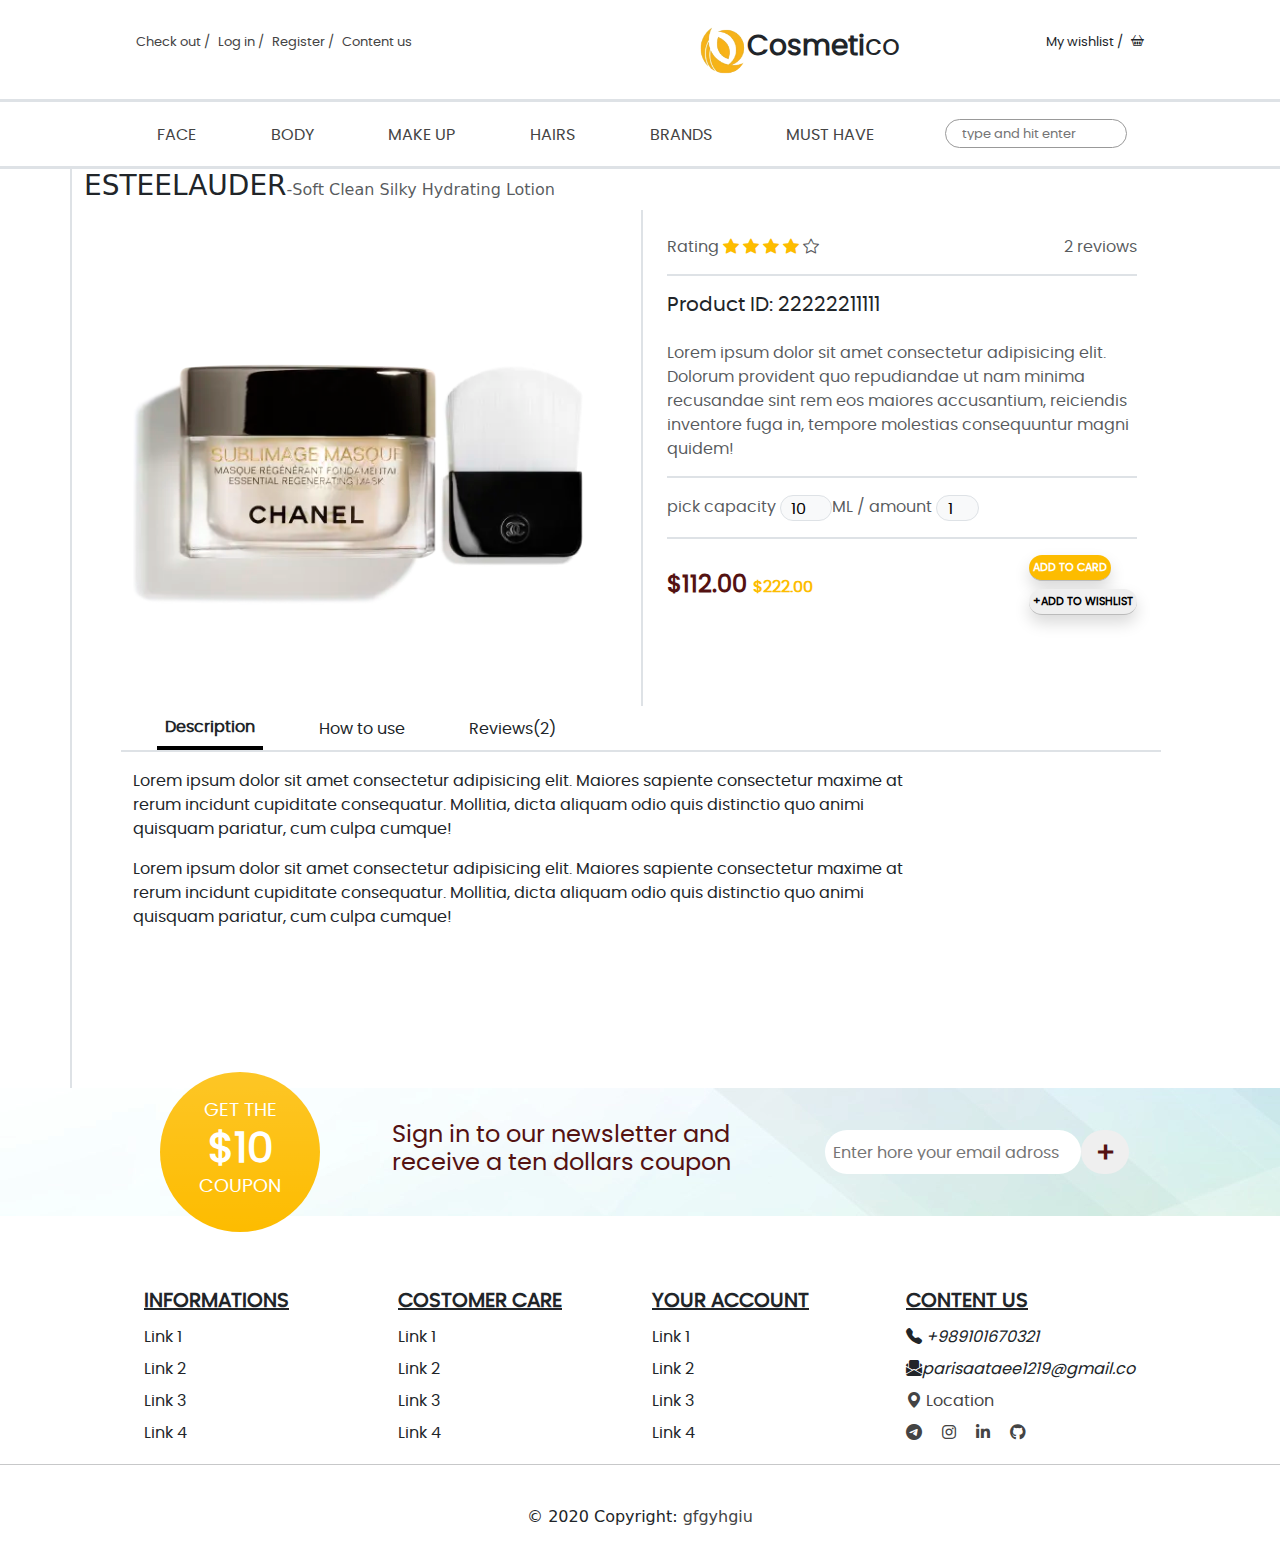
<file: infoproduct7.html>
<!--  parisa ataee -->
<!DOCTYPE html>
<html lang="en">

<head>
    <meta charset="UTF-8">
    <meta http-equiv="X-UA-Compatible" content="IE=edge">
    <meta name="viewport" content="width=device-width, initial-scale=1.0">
    <title>Beauty Cosmetico</title>
    <link rel="icon" type="image/x-icon" href="/img/logo-design.png">
    <link rel="stylesheet" href="https://cdn.jsdelivr.net/npm/bootstrap@5.3.0-alpha1/dist/css/bootstrap.min.css">
    <link rel="stylesheet" href="https://cdn.jsdelivr.net/npm/bootstrap-icons@1.10.3/font/bootstrap-icons.css">
    <link rel="stylesheet" href="https://cdnjs.cloudflare.com/ajax/libs/font-awesome/6.2.1/css/all.min.css">
    <link rel="stylesheet" href="./css/style.css">
    <link rel="stylesheet" href="./css/shopping.css">

</head>

<body>
    <header>
        <div class="container">
            <section class="wrapper row">
                <nav class=" nav-top d-flex justify-content-between align-items-center my-4">


                    <div class="nav-top_left">
                        <ul class="nav-top_items d-flex list-unstyled">
                            <li class="nav-top_item m-1"><a href="./check out.html"> Check out&ThinSpace;/</a></li>
                            <li class="nav-top_item m-1"><a href="./check out.html"> Log in&ThinSpace;/</a></li>
                            <li class="nav-top_item m-1"><a href="./check out.html"> Register&ThinSpace;/</a></li>
                            <li class="nav-top_item m-1"><a href="#contentUs"> Content us</a></li>
                        </ul>
                    </div>
                    <div>
                        <i class="bi bi-list menu__icon"></i>
                    </div>

                    <div class="nav-top_logo fs-3 d-flex justify-content-between">
                        <img src="./img/logo-design.png" alt="logo" class="logo-img rounded-circle"><span
                            class="fw-bold "> Cosmeti</span>co
                    </div>

                    <div class="nav-top-right d-flex ">
                        <ul class=" d-flex list-unstyled">
                            <li class="wishlist-btn m-1"> My wishlist&ThinSpace;/</li>
                            <li class="cart-icon m-1"><i class="bi bi-basket2 "></i></li>

                        </ul>
                    </div>

                </nav>
            </section>
        </div>

        <div class="menu-bottom border-3 border-top border-bottom pt-3">
            <section class="container  ">
                <div class="row">
                    <ul class="wrapper menu-items list-unstyled d-flex justify-content-around align-items-center ">
                        <i class="bi bi-x-lg close__icon"></i>
                        <li class="menu-item p-1 text-uppercase"><a href="./index.html">face</a> </li>
                        <li class="menu-item p-1 text-uppercase"><a href="">body</a></li>
                        <li class="menu-item p-1 text-uppercase"><a href="">make up</a> </li>
                        <li class="menu-item p-1 text-uppercase"><a href="">hairs</a> </li>
                        <li class="menu-item p-1 text-uppercase"><a href="">brands</a> </li>
                        <li class="menu-item p-1 text-uppercase"><a href="">must have</a></li>
                        <li class="">
                            <input type="search" name="search" id="SearchBar" placeholder="type and hit enter"
                                class="menu-item_search rounded-pill py-1 px-3">
                        </li>
                    </ul>
                </div>
            </section>
        </div>

    </header>


    <main class="">

        <div class="container border-start border-2">
            <h3 class="cart-product_name d-inline-block">ESTEELAUDER</h3><span class="text-muted">-Soft Clean Silky
                Hydrating Lotion</span>

            <section class="wrapper row d-flex">
                <div class="cart-product_left">
                    <img src="./img/8845081804830.webp" alt="" class="cart-product_img">
                </div>
                <div class="cart-product_right p-4 text-muted border-start border-2">
                    <div class="cart-product_rank d-flex justify-content-between pb-3 border-bottom border-2">
                        <div class="rating">
                            Rating
                            <i class="bi bi-star-fill"></i>
                            <i class="bi bi-star-fill"></i>
                            <i class="bi bi-star-fill"></i>
                            <i class="bi bi-star-fill"></i>
                            <i class="bi bi-star"></i>
                        </div>
                        <div class="revio">2 reviows</div>
                    </div>
                    <div class="cart-product_info">
                        <h5 class="text-dark py-3">Product ID: 22222211111</h5>
                        <p class="cart-product_text">
                            Lorem ipsum dolor sit amet consectetur adipisicing elit. Dolorum provident quo repudiandae
                            ut nam minima recusandae sint rem eos maiores accusantium, reiciendis inventore fuga in,
                            tempore molestias consequuntur magni quidem!
                        </p>
                    </div>
                    <div class="py-3  border-top border-2">
                        pick capacity <input type="number" name="number" id="" max="100" min="10" step="10" value="10"
                            class="rounded-pill btn btn-light border border-1 p-0">ML /
                        amount <input type="number" name="number" id="" max="10" min="1" value="1"
                            class="rounded-pill btn btn-light border border-1 p-0">
                    </div>
                    <div class="py-3  border-top border-2 d-flex justify-content-between align-items-center">
                        <h4 class="product-info_prices fw-bold">$112.00 <span
                                class=" fs-6">$222.00</span></h4>
                        <div>
                            <button
                                class="product-info_cartbtn text-uppercase border-0 rounded-pill p-1 fw-bold shadow d-block"
                                id="addToCart1">add
                                to
                                card</button>
                            <button
                                class="product-info_wishlistbtn text-uppercase border-0 rounded-pill p-1 my-2 fw-bold shadow" id="addToWishlist">+add
                                to
                                wishlist</button>
                        </div>
                    </div>
                </div>
            </section>
            <section class="wrapper row">
                <ul
                    class="product-menu_items list-unstyled d-flex  align-items-center border-2 border-bottom overflow-auto">
                    <li id="description" class="product-menu_item mx-lg-4 p-2 product-active">Description</li>
                    <li id="howToUse" class="product-menu_item mx-lg-4 p-2 flex-nowrap">How to use</li>
                    <li id="reviews" class="product-menu_item mx-lg-4 p-2">Reviews(2)</li>
                </ul>
                <div class=" product-info_bottom overflow-auto">
                    <p class="description-text ">Lorem ipsum dolor sit amet consectetur adipisicing elit. Maiores
                        sapiente consectetur maxime
                        at rerum incidunt cupiditate consequatur. Mollitia, dicta aliquam odio quis distinctio quo animi
                        quisquam pariatur, cum culpa cumque!</p>
                    <p class="description-text">Lorem ipsum dolor sit amet consectetur adipisicing elit. Maiores
                        sapiente consectetur maxime
                        at rerum incidunt cupiditate consequatur. Mollitia, dicta aliquam odio quis distinctio quo animi
                        quisquam pariatur, cum culpa cumque!</p>
                    <p class="howtouse-text">Lorem ipsum dolor sit amet consectetur adipisicing elit. Maiores sapiente
                        consectetur maxime
                        at rerum incidunt cupiditate consequatur. Mollitia, dicta aliquam odio quis distinctio quo animi
                        quisquam pariatur, cum culpa cumque! Lorem ipsum dolor sit amet consectetur adipisicing elit.
                        Ratione, consectetur suscipit officia sint, tenetur repudiandae aliquam laboriosam rem quaerat
                        veniam illo. Recusandae obcaecati similique dolorum maxime tempora quibusdam totam cumque.</p>



                    <div class="reviews-text ">
                        <section class="d-flex justify-content-around align-items-start">
                            <div class="">
                                <div class="border-bottom border-1 py-3">
                                    <img src="./img/Default_pfp.svg.png" alt="" class="user-image me-3"><span
                                        class="first-user_email"></span>
                                    <p class="p-2 first-review w-75"></p>
                                    <div class="spinner-wrapper d-flex justify-content-end">
                                        <div class="spinner-border" role="status">
                                        </div>
                                    </div>
                                    <i class="ba bi-star-fill"></i>
                                    <i class="ba bi-star-fill"></i>
                                    <i class="ba bi-star-fill"></i>
                                    <i class="ba bi-star-fill"></i>
                                    <i class="ba bi-star"></i>
                                </div>

                                <div class="border-bottom border-1 py-3">
                                    <img src="./img/Default_pfp.svg.png" alt="" class="user-image me-3"><span
                                        class="second-user_email"></span>
                                    <p class="p-2 second-review w-75"></p>
                                    <div class="spinner-wrapper d-flex justify-content-center">
                                        <div class="spinner-border" role="status">
                                        </div>
                                    </div>
                                    <i class="ba bi-star-fill"></i>
                                    <i class="ba bi-star-fill"></i>
                                    <i class="ba bi-star-fill"></i>
                                    <i class="ba bi-star-fill"></i>
                                    <i class="ba bi-star"></i>
                                </div>
                            </div>

                            <button type="button" class="modal-btn btn btn-light text-uppercase border border-1 w-25"
                                data-bs-toggle="modal" data-bs-target="#exampleModal" data-bs-whatever="@mdo">write a
                                review</button>

                        </section>

                        <!-- -------------------component modal------------------- -->



                        <div class="modal fade" id="exampleModal" tabindex="-1" aria-labelledby="exampleModalLabel"
                            aria-hidden="true">
                            <div class="modal-dialog">
                                <div class="modal-content">
                                    <div class="modal-header">
                                        <h1 class="modal-title fs-5" id="exampleModalLabel">New review</h1>
                                        <button type="button" class="btn-close" data-bs-dismiss="modal"
                                            aria-label="Close"></button>
                                    </div>
                                    <div class="modal-body">
                                        <form>
                                            <div class="mb-3">
                                                <label for="recipient-name" class="col-form-label">Your Email:</label>
                                                <input type="text" class="form-control" id="recipient-name">
                                            </div>
                                            <div class="mb-3">
                                                <label for="message-text" class="col-form-label">Message:</label>
                                                <textarea class="form-control" id="message-text"></textarea>
                                            </div>
                                        </form>
                                    </div>
                                    <div class="modal-footer">
                                        <button type="button" class="btn btn-secondary"
                                            data-bs-dismiss="modal">Close</button>
                                        <button type="button" class="btn btn-primary">Send message</button>
                                    </div>
                                </div>
                            </div>
                        </div>

                        

                    </div>


                </div>

        </div>



    </main>

    <footer>
        <section class="footer-bottom position-relative d-flex align-items-center">
            <div class="container">
                <div class="wrapper row d-flex align-items-center">
                    <div class=" col-lg-3"></div>
                    <div class="footer-off_pricebox text-uppercase rounded-circle bg-gradient position-absolute">
                        <p
                            class="footer-off_price d-flex justify-content-center align-items-center flex-column text-white m-4">
                            get the <span class=" fw-bold"> $10 </span> coupon</p>
                    </div>
                    <div class="footer-title col-sm-8 col-lg-5">
                        <h4 class="">Sign in to our newsletter and receive a ten dollars coupon</h4>
                    </div>
                    <div class="col-sm-12 col-lg-4 d-flex"> <input type="email" name="search"
                            class="rounded-pill border-0" id="" placeholder="Enter hore your email adross">
                        <button class="emeil-btn border-0 rounded-pill fs-3 fw-bold">+</button>
                    </div>
                </div>
            </div>
        </section>


        <!-- Grid container -->
        <div class="container text-center text-lg-start mt-5">
            <!-- Section: Links -->
            <section class="wrapper p-4 pb-0">
                <!--Grid row-->
                <div class="row">
                    <!--Grid column-->

                    

                    <!--Grid column-->
                    <div class="col-lg-3 col-md-6 mb-4 mb-md-0">
                        <h5 class="text-uppercase text-decoration-underline fw-bold">informations</h5>

                        <ul class="list-unstyled mb-0 lh-lg">
                            <li>
                                <a href="#!" class="text-dark text-decoration-none">Link 1</a>
                            </li>
                            <li>
                                <a href="#!" class="text-dark text-decoration-none">Link 2</a>
                            </li>
                            <li>
                                <a href="#!" class="text-dark text-decoration-none">Link 3</a>
                            </li>
                            <li>
                                <a href="#!" class="text-dark text-decoration-none">Link 4</a>
                            </li>
                        </ul>
                    </div>
                    <!--Grid column-->

                    <!--Grid column-->
                    <div class="col-lg-3 col-md-6 mb-4 mb-md-0">
                        <h5 class="text-uppercase text-decoration-underline fw-bold">costomer care</h5>

                        <ul class="list-unstyled mb-0 lh-lg">
                            <li>
                                <a href="#!" class="text-dark text-decoration-none">Link 1</a>
                            </li>
                            <li>
                                <a href="#!" class="text-dark text-decoration-none">Link 2</a>
                            </li>
                            <li>
                                <a href="#!" class="text-dark text-decoration-none">Link 3</a>
                            </li>
                            <li>
                                <a href="#!" class="text-dark text-decoration-none">Link 4</a>
                            </li>
                        </ul>
                    </div>
                    <!--Grid column-->

                    <!--Grid column-->
                    <div class="col-lg-3 col-md-6 mb-4 mb-md-0">
                        <h5 class="text-uppercase text-decoration-underline fw-bold">your account</h5>

                        <ul class="list-unstyled mb-0 lh-lg">
                            <li>
                                <a href="#!" class="text-dark text-decoration-none">Link 1</a>
                            </li>
                            <li>
                                <a href="#!" class="text-dark text-decoration-none">Link 2</a>
                            </li>
                            <li>
                                <a href="#!" class="text-dark text-decoration-none">Link 3</a>
                            </li>
                            <li>
                                <a href="#!" class="text-dark text-decoration-none">Link 4</a>
                            </li>
                        </ul>
                    </div>
                    <!--Grid column-->

                    
                    <!--Grid column-->
                    <div class="col-lg-3 col-md-6 mb-4 mb-md-0" id="contentUs">

                        <h5 class="text-uppercase text-decoration-underline fw-bold">content us</h5>

                        <ul class="list-unstyled mb-0 lh-lg">
                            <!---->
                            <li>
                                <i class="bi bi-telephone-fill"> +989101670321</i>
                            </li>
                            <li>
                                <i class="bi bi-envelope-paper-fill">parisaataee1219@gmail.co</i>
                            </li>
                            <li>
                                <a href="https://goo.gl/maps/vYXBNyF8cgHoUFdYA"><i class="bi bi-geo-alt-fill"></i>
                                    Location</a>
                            </li>

                            <li>
                                <!-- telegram -->
                                <a class=" me-2" href="https://t.me/ataee2000" role="button"><i
                                        class="bi bi-telegram"></i></a>

                                <!-- Instagram -->
                                <a class=" mx-2" href="https://Instagram.com/ataee._.2000" role="button"><i
                                        class="fab fa-instagram "></i></a>

                                <!-- Linkedin -->
                                <a class=" mx-2" href="https://www.linkedin.com/in/pary-ataee-53570b25b"
                                    role="button"><i class="fab fa-linkedin-in"></i></a>

                                <!-- Github -->
                                <a class=" mx-2" href="https://github.com/ParisaAtaee2000" role="button"><i
                                        class="fab fa-github"></i></a>
                            </li>
                        </ul>


                    </div>
                    <!--Grid column-->
                </div>
                <!--Grid row-->
            </section>
            <!-- Section: Links -->

        </div>
        <!-- Grid container -->
        <hr class="mb-4" />
        <!-- Copyright -->
        <div class="text-center p-3">
            © 2020 Copyright:
            <a class="" href="">gfgyhgiu</a>
        </div>
        <!-- Copyright -->
    </footer>


    <script src="https://cdn.jsdelivr.net/npm/bootstrap@5.3.0-alpha1/dist/js/bootstrap.bundle.min.js"></script>
    <script src="https://cdnjs.cloudflare.com/ajax/libs/jquery/3.6.3/jquery.min.js" integrity="sha512-STof4xm1wgkfm7heWqFJVn58Hm3EtS31XFaagaa8VMReCXAkQnJZ+jEy8PCC/iT18dFy95WcExNHFTqLyp72eQ==" crossorigin="anonymous" referrerpolicy="no-referrer"></script>
    <script src="./js/main.js"></script>
</body>

</html>
</file>
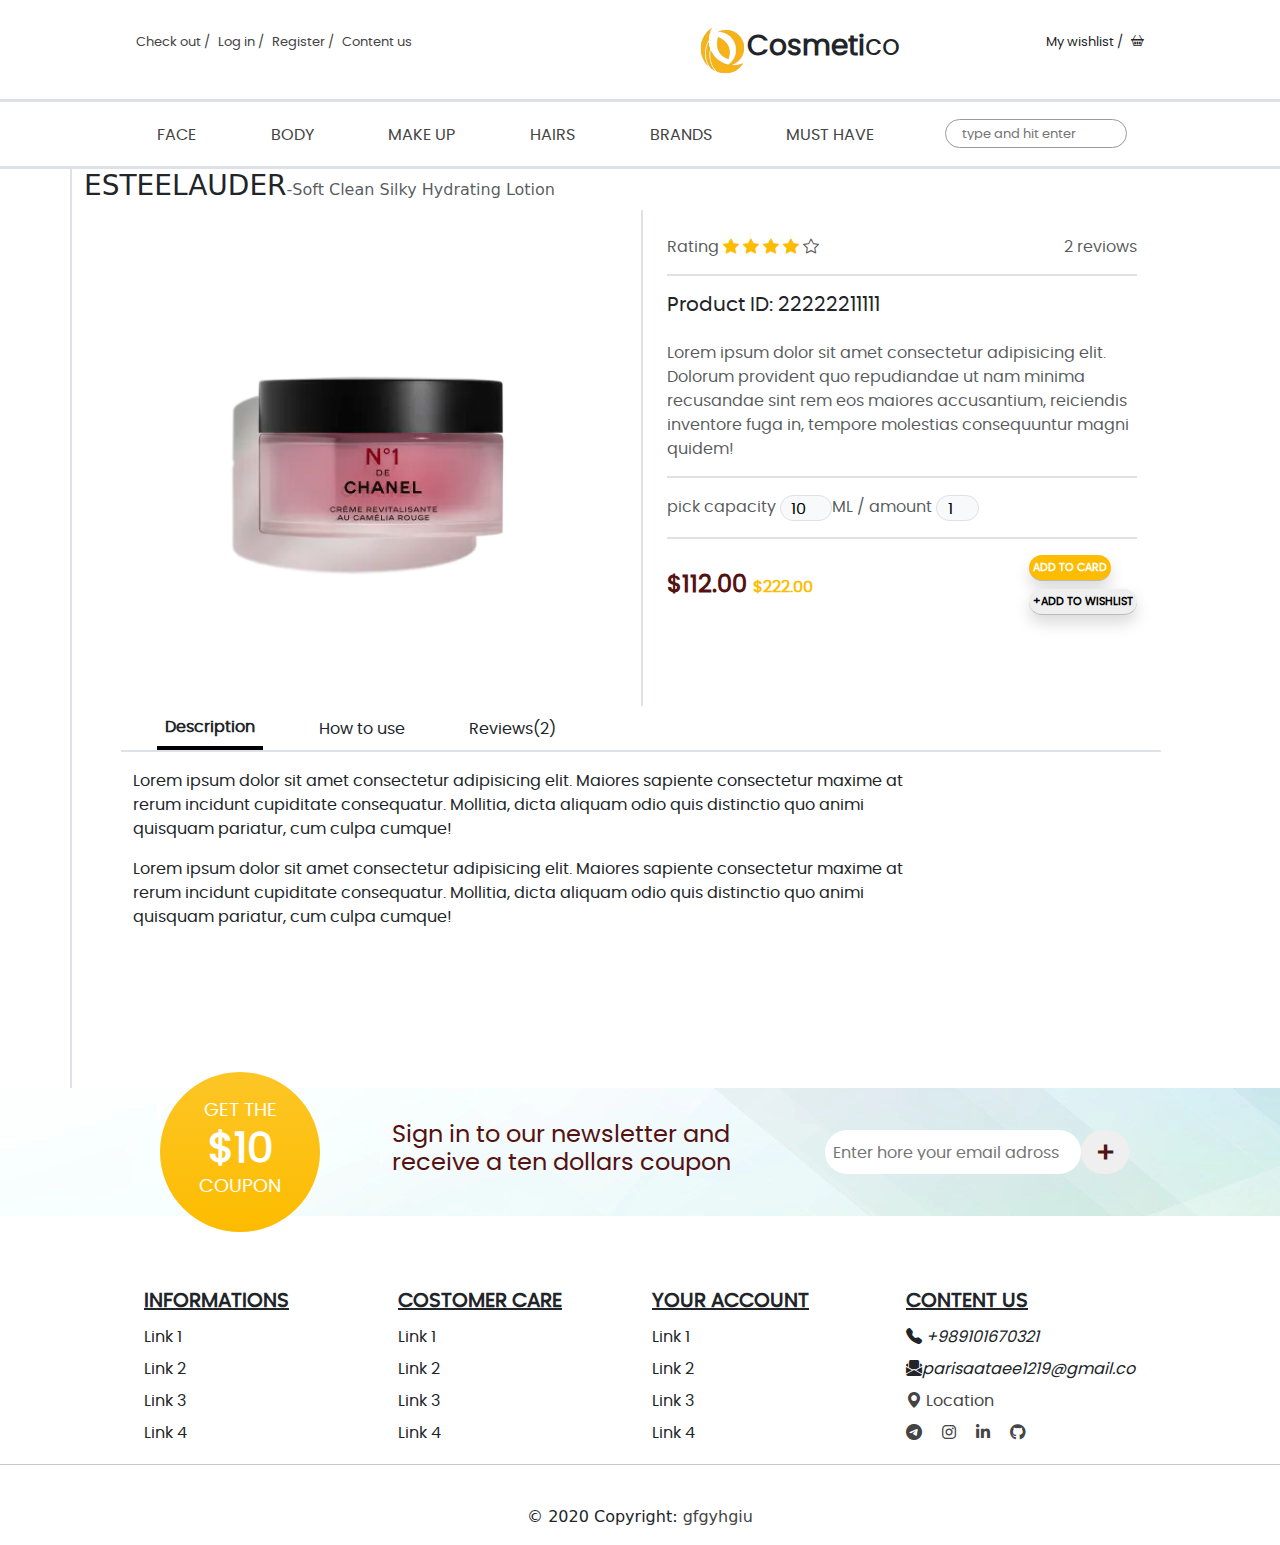
<file: infoproduct8.html>
<!--  parisa ataee -->
<!DOCTYPE html>
<html lang="en">

<head>
    <meta charset="UTF-8">
    <meta http-equiv="X-UA-Compatible" content="IE=edge">
    <meta name="viewport" content="width=device-width, initial-scale=1.0">
    <title>Beauty Cosmetico</title>
    <link rel="icon" type="image/x-icon" href="/img/logo-design.png">
    <link rel="stylesheet" href="https://cdn.jsdelivr.net/npm/bootstrap@5.3.0-alpha1/dist/css/bootstrap.min.css">
    <link rel="stylesheet" href="https://cdn.jsdelivr.net/npm/bootstrap-icons@1.10.3/font/bootstrap-icons.css">
    <link rel="stylesheet" href="https://cdnjs.cloudflare.com/ajax/libs/font-awesome/6.2.1/css/all.min.css">
    <link rel="stylesheet" href="./css/style.css">
    <link rel="stylesheet" href="./css/shopping.css">

</head>

<body>
    <header>
        <div class="container">
            <section class="wrapper row">
                <nav class=" nav-top d-flex justify-content-between align-items-center my-4">


                    <div class="nav-top_left">
                        <ul class="nav-top_items d-flex list-unstyled">
                            <li class="nav-top_item m-1"><a href="./check out.html"> Check out&ThinSpace;/</a></li>
                            <li class="nav-top_item m-1"><a href="./check out.html"> Log in&ThinSpace;/</a></li>
                            <li class="nav-top_item m-1"><a href="./check out.html"> Register&ThinSpace;/</a></li>
                            <li class="nav-top_item m-1"><a href="#contentUs"> Content us</a></li>
                        </ul>
                    </div>
                    <div>
                        <i class="bi bi-list menu__icon"></i>
                    </div>

                    <div class="nav-top_logo fs-3 d-flex justify-content-between">
                        <img src="./img/logo-design.png" alt="logo" class="logo-img rounded-circle"><span
                            class="fw-bold "> Cosmeti</span>co
                    </div>

                    <div class="nav-top-right d-flex ">
                        <ul class=" d-flex list-unstyled">
                            <li class="wishlist-btn m-1"> My wishlist&ThinSpace;/</li>
                            <li class="cart-icon m-1"><i class="bi bi-basket2 "></i></li>

                        </ul>
                    </div>

                </nav>
            </section>
        </div>

        <div class="menu-bottom border-3 border-top border-bottom pt-3">
            <section class="container  ">
                <div class="row">
                    <ul class="wrapper menu-items list-unstyled d-flex justify-content-around align-items-center ">
                        <i class="bi bi-x-lg close__icon"></i>
                        <li class="menu-item p-1 text-uppercase"><a href="./index.html">face</a> </li>
                        <li class="menu-item p-1 text-uppercase"><a href="">body</a></li>
                        <li class="menu-item p-1 text-uppercase"><a href="">make up</a> </li>
                        <li class="menu-item p-1 text-uppercase"><a href="">hairs</a> </li>
                        <li class="menu-item p-1 text-uppercase"><a href="">brands</a> </li>
                        <li class="menu-item p-1 text-uppercase"><a href="">must have</a></li>
                        <li class="">
                            <input type="search" name="search" id="SearchBar" placeholder="type and hit enter"
                                class="menu-item_search rounded-pill py-1 px-3">
                        </li>
                    </ul>
                </div>
            </section>
        </div>

    </header>


    <main class="">

        <div class="container border-start border-2">
            <h3 class="cart-product_name d-inline-block">ESTEELAUDER</h3><span class="text-muted">-Soft Clean Silky
                Hydrating Lotion</span>

            <section class="wrapper row d-flex">
                <div class="cart-product_left">
                    <img src="./img/8849388830750.webp" alt="" class="cart-product_img">
                </div>
                <div class="cart-product_right p-4 text-muted border-start border-2">
                    <div class="cart-product_rank d-flex justify-content-between pb-3 border-bottom border-2">
                        <div class="rating">
                            Rating
                            <i class="bi bi-star-fill"></i>
                            <i class="bi bi-star-fill"></i>
                            <i class="bi bi-star-fill"></i>
                            <i class="bi bi-star-fill"></i>
                            <i class="bi bi-star"></i>
                        </div>
                        <div class="revio">2 reviows</div>
                    </div>
                    <div class="cart-product_info">
                        <h5 class="text-dark py-3">Product ID: 22222211111</h5>
                        <p class="cart-product_text">
                            Lorem ipsum dolor sit amet consectetur adipisicing elit. Dolorum provident quo repudiandae
                            ut nam minima recusandae sint rem eos maiores accusantium, reiciendis inventore fuga in,
                            tempore molestias consequuntur magni quidem!
                        </p>
                    </div>
                    <div class="py-3  border-top border-2">
                        pick capacity <input type="number" name="number" id="" max="100" min="10" step="10" value="10"
                            class="rounded-pill btn btn-light border border-1 p-0">ML /
                        amount <input type="number" name="number" id="" max="10" min="1" value="1"
                            class="rounded-pill btn btn-light border border-1 p-0">
                    </div>
                    <div class="py-3  border-top border-2 d-flex justify-content-between align-items-center">
                        <h4 class="product-info_prices fw-bold">$112.00 <span
                                class=" fs-6">$222.00</span></h4>
                        <div>
                            <button
                                class="product-info_cartbtn text-uppercase border-0 rounded-pill p-1 fw-bold shadow d-block"
                                id="addToCart1">add
                                to
                                card</button>
                            <button
                                class="product-info_wishlistbtn text-uppercase border-0 rounded-pill p-1 my-2 fw-bold shadow" id="addToWishlist">+add
                                to
                                wishlist</button>
                        </div>
                    </div>
                </div>
            </section>
            <section class="wrapper row">
                <ul
                    class="product-menu_items list-unstyled d-flex  align-items-center border-2 border-bottom overflow-auto">
                    <li id="description" class="product-menu_item mx-lg-4 p-2 product-active">Description</li>
                    <li id="howToUse" class="product-menu_item mx-lg-4 p-2 flex-nowrap">How to use</li>
                    <li id="reviews" class="product-menu_item mx-lg-4 p-2">Reviews(2)</li>
                </ul>
                <div class=" product-info_bottom overflow-auto">
                    <p class="description-text ">Lorem ipsum dolor sit amet consectetur adipisicing elit. Maiores
                        sapiente consectetur maxime
                        at rerum incidunt cupiditate consequatur. Mollitia, dicta aliquam odio quis distinctio quo animi
                        quisquam pariatur, cum culpa cumque!</p>
                    <p class="description-text">Lorem ipsum dolor sit amet consectetur adipisicing elit. Maiores
                        sapiente consectetur maxime
                        at rerum incidunt cupiditate consequatur. Mollitia, dicta aliquam odio quis distinctio quo animi
                        quisquam pariatur, cum culpa cumque!</p>
                    <p class="howtouse-text">Lorem ipsum dolor sit amet consectetur adipisicing elit. Maiores sapiente
                        consectetur maxime
                        at rerum incidunt cupiditate consequatur. Mollitia, dicta aliquam odio quis distinctio quo animi
                        quisquam pariatur, cum culpa cumque! Lorem ipsum dolor sit amet consectetur adipisicing elit.
                        Ratione, consectetur suscipit officia sint, tenetur repudiandae aliquam laboriosam rem quaerat
                        veniam illo. Recusandae obcaecati similique dolorum maxime tempora quibusdam totam cumque.</p>



                    <div class="reviews-text ">
                        <section class="d-flex justify-content-around align-items-start">
                            <div class="">
                                <div class="border-bottom border-1 py-3">
                                    <img src="./img/Default_pfp.svg.png" alt="" class="user-image me-3"><span
                                        class="first-user_email"></span>
                                    <p class="p-2 first-review w-75"></p>
                                    <div class="spinner-wrapper d-flex justify-content-end">
                                        <div class="spinner-border" role="status">
                                        </div>
                                    </div>
                                    <i class="ba bi-star-fill"></i>
                                    <i class="ba bi-star-fill"></i>
                                    <i class="ba bi-star-fill"></i>
                                    <i class="ba bi-star-fill"></i>
                                    <i class="ba bi-star"></i>
                                </div>

                                <div class="border-bottom border-1 py-3">
                                    <img src="./img/Default_pfp.svg.png" alt="" class="user-image me-3"><span
                                        class="second-user_email"></span>
                                    <p class="p-2 second-review w-75"></p>
                                    <div class="spinner-wrapper d-flex justify-content-center">
                                        <div class="spinner-border" role="status">
                                        </div>
                                    </div>
                                    <i class="ba bi-star-fill"></i>
                                    <i class="ba bi-star-fill"></i>
                                    <i class="ba bi-star-fill"></i>
                                    <i class="ba bi-star-fill"></i>
                                    <i class="ba bi-star"></i>
                                </div>
                            </div>

                            <button type="button" class="modal-btn btn btn-light text-uppercase border border-1 w-25"
                                data-bs-toggle="modal" data-bs-target="#exampleModal" data-bs-whatever="@mdo">write a
                                review</button>

                        </section>

                        <!-- -------------------component modal------------------- -->



                        <div class="modal fade" id="exampleModal" tabindex="-1" aria-labelledby="exampleModalLabel"
                            aria-hidden="true">
                            <div class="modal-dialog">
                                <div class="modal-content">
                                    <div class="modal-header">
                                        <h1 class="modal-title fs-5" id="exampleModalLabel">New review</h1>
                                        <button type="button" class="btn-close" data-bs-dismiss="modal"
                                            aria-label="Close"></button>
                                    </div>
                                    <div class="modal-body">
                                        <form>
                                            <div class="mb-3">
                                                <label for="recipient-name" class="col-form-label">Your Email:</label>
                                                <input type="text" class="form-control" id="recipient-name">
                                            </div>
                                            <div class="mb-3">
                                                <label for="message-text" class="col-form-label">Message:</label>
                                                <textarea class="form-control" id="message-text"></textarea>
                                            </div>
                                        </form>
                                    </div>
                                    <div class="modal-footer">
                                        <button type="button" class="btn btn-secondary"
                                            data-bs-dismiss="modal">Close</button>
                                        <button type="button" class="btn btn-primary">Send message</button>
                                    </div>
                                </div>
                            </div>
                        </div>

                        

                    </div>


                </div>

        </div>



    </main>

    <footer>
        <section class="footer-bottom position-relative d-flex align-items-center">
            <div class="container">
                <div class="wrapper row d-flex align-items-center">
                    <div class=" col-lg-3"></div>
                    <div class="footer-off_pricebox text-uppercase rounded-circle bg-gradient position-absolute">
                        <p
                            class="footer-off_price d-flex justify-content-center align-items-center flex-column text-white m-4">
                            get the <span class=" fw-bold"> $10 </span> coupon</p>
                    </div>
                    <div class="footer-title col-sm-8 col-lg-5">
                        <h4 class="">Sign in to our newsletter and receive a ten dollars coupon</h4>
                    </div>
                    <div class="col-sm-12 col-lg-4 d-flex"> <input type="email" name="search"
                            class="rounded-pill border-0" id="" placeholder="Enter hore your email adross">
                        <button class="emeil-btn border-0 rounded-pill fs-3 fw-bold">+</button>
                    </div>
                </div>
            </div>
        </section>


        <!-- Grid container -->
        <div class="container text-center text-lg-start mt-5">
            <!-- Section: Links -->
            <section class="wrapper p-4 pb-0">
                <!--Grid row-->
                <div class="row">
                    <!--Grid column-->

                    

                    <!--Grid column-->
                    <div class="col-lg-3 col-md-6 mb-4 mb-md-0">
                        <h5 class="text-uppercase text-decoration-underline fw-bold">informations</h5>

                        <ul class="list-unstyled mb-0 lh-lg">
                            <li>
                                <a href="#!" class="text-dark text-decoration-none">Link 1</a>
                            </li>
                            <li>
                                <a href="#!" class="text-dark text-decoration-none">Link 2</a>
                            </li>
                            <li>
                                <a href="#!" class="text-dark text-decoration-none">Link 3</a>
                            </li>
                            <li>
                                <a href="#!" class="text-dark text-decoration-none">Link 4</a>
                            </li>
                        </ul>
                    </div>
                    <!--Grid column-->

                    <!--Grid column-->
                    <div class="col-lg-3 col-md-6 mb-4 mb-md-0">
                        <h5 class="text-uppercase text-decoration-underline fw-bold">costomer care</h5>

                        <ul class="list-unstyled mb-0 lh-lg">
                            <li>
                                <a href="#!" class="text-dark text-decoration-none">Link 1</a>
                            </li>
                            <li>
                                <a href="#!" class="text-dark text-decoration-none">Link 2</a>
                            </li>
                            <li>
                                <a href="#!" class="text-dark text-decoration-none">Link 3</a>
                            </li>
                            <li>
                                <a href="#!" class="text-dark text-decoration-none">Link 4</a>
                            </li>
                        </ul>
                    </div>
                    <!--Grid column-->

                    <!--Grid column-->
                    <div class="col-lg-3 col-md-6 mb-4 mb-md-0">
                        <h5 class="text-uppercase text-decoration-underline fw-bold">your account</h5>

                        <ul class="list-unstyled mb-0 lh-lg">
                            <li>
                                <a href="#!" class="text-dark text-decoration-none">Link 1</a>
                            </li>
                            <li>
                                <a href="#!" class="text-dark text-decoration-none">Link 2</a>
                            </li>
                            <li>
                                <a href="#!" class="text-dark text-decoration-none">Link 3</a>
                            </li>
                            <li>
                                <a href="#!" class="text-dark text-decoration-none">Link 4</a>
                            </li>
                        </ul>
                    </div>
                    <!--Grid column-->

                    
                    <!--Grid column-->
                    <div class="col-lg-3 col-md-6 mb-4 mb-md-0" id="contentUs">

                        <h5 class="text-uppercase text-decoration-underline fw-bold">content us</h5>

                        <ul class="list-unstyled mb-0 lh-lg">
                            <!---->
                            <li>
                                <i class="bi bi-telephone-fill"> +989101670321</i>
                            </li>
                            <li>
                                <i class="bi bi-envelope-paper-fill">parisaataee1219@gmail.co</i>
                            </li>
                            <li>
                                <a href="https://goo.gl/maps/vYXBNyF8cgHoUFdYA"><i class="bi bi-geo-alt-fill"></i>
                                    Location</a>
                            </li>

                            <li>
                                <!-- telegram -->
                                <a class=" me-2" href="https://t.me/ataee2000" role="button"><i
                                        class="bi bi-telegram"></i></a>

                                <!-- Instagram -->
                                <a class=" mx-2" href="https://Instagram.com/ataee._.2000" role="button"><i
                                        class="fab fa-instagram "></i></a>

                                <!-- Linkedin -->
                                <a class=" mx-2" href="https://www.linkedin.com/in/pary-ataee-53570b25b"
                                    role="button"><i class="fab fa-linkedin-in"></i></a>

                                <!-- Github -->
                                <a class=" mx-2" href="https://github.com/ParisaAtaee2000" role="button"><i
                                        class="fab fa-github"></i></a>
                            </li>
                        </ul>


                    </div>
                    <!--Grid column-->
                </div>
                <!--Grid row-->
            </section>
            <!-- Section: Links -->

        </div>
        <!-- Grid container -->
        <hr class="mb-4" />
        <!-- Copyright -->
        <div class="text-center p-3">
            © 2020 Copyright:
            <a class="" href="">gfgyhgiu</a>
        </div>
        <!-- Copyright -->
    </footer>


    <script src="https://cdn.jsdelivr.net/npm/bootstrap@5.3.0-alpha1/dist/js/bootstrap.bundle.min.js"></script>
    <script src="https://cdnjs.cloudflare.com/ajax/libs/jquery/3.6.3/jquery.min.js" integrity="sha512-STof4xm1wgkfm7heWqFJVn58Hm3EtS31XFaagaa8VMReCXAkQnJZ+jEy8PCC/iT18dFy95WcExNHFTqLyp72eQ==" crossorigin="anonymous" referrerpolicy="no-referrer"></script>
    <script src="./js/main.js"></script>
</body>

</html>
</file>
<file: css/style.css>
@font-face {
  font-family: 'poppins_latinregular';
  src: url('poppinslatin-regular-webfont.eot');
  src: url('poppinslatin-regular-webfont.eot?#iefix') format('embedded-opentype'),
       url('poppinslatin-regular-webfont.woff2') format('woff2'),
       url('poppinslatin-regular-webfont.woff') format('woff'),
       url('poppinslatin-regular-webfont.ttf') format('truetype');
  font-weight: normal;
  font-style: normal;

}

.wrapper {
  max-width: 65rem;
  margin-left: auto;
  margin-right: auto;
  padding: 0;
  font-family: 'poppins_latinregular';
}


ul li {
  cursor: pointer;
  list-style: none;
}

a {
  text-decoration: none;
  color: #444;
}

.nav-top_left {
  font-size: .8rem;
}


.logo-img {
  width: 3rem;
}

.menu__icon {
  width: 1.8rem;
  height: 1.8rem;
  display: none;
  cursor: pointer;
}
.menu_icon {
  position: absolute;
  top: 30px;
  right: 0;
  width: 1.8rem;
  height: 1.8rem;
  display: none;
  cursor: pointer;
}


.close__icon {
  width: 1.8rem;
  height: 1.8rem;
  display: none;
  cursor: pointer;
}
.close_icon {
  width: 1.8rem;
  height: 1.8rem;
  color: #fff;
  display: none;
  cursor: pointer;
}

.nav-top-right {
  font-size: .8rem;
}

.wishlists {
  display: none;
  max-width: 17rem;
  right: 11.5rem;
  top: 3.5rem;
  z-index: 1000;
}

.shopping-cart_items {
  display: none;
  max-width: 20rem;
  right: 7.5rem;
  top: 3.5rem;
  z-index: 1000;
}


.menu-item_search {
  outline: none;
  border: .01rem solid #999;
  color: #999;
  font-size: .8rem;
  
}
.search-icon{
  border: .01rem solid #999;
  width: 45px;
  height: 45px;
  border-radius: 50%;
  color: #444;
}
.search-icon i {
  font-size: 22px;
}

.search-overlay{
  position: fixed;
  top: 0;
  bottom: 0;
  left: 0;
  right: 0;
  background: rgba(0, 0, 0, 0.8);
  z-index: 999;
  opacity: 0;
  visibility: hidden;
  transition: all .3s ease-in-out;
}

.search-popup{
  position: fixed;
  top: 50%;
  left: 50%;
  transform: translate(-50%, 50%);
  z-index: 99999;
  opacity: 0;
  visibility: hidden;
  transition: all .3s ease-in-out;
}

.active-search{
  opacity: 1;
  visibility: visible;
}
.search-popup .form-group{
  width: 100%;
  position: relative;
}
.search-popup .form-group input{
  width: 35rem;
  height: 60px;
  border: none;
  font-family: 'poppins_latinregular';
  outline: none;
  font-size: 18px;
  border-radius: 30px;
  padding: 0 90px 0 20px;
  box-sizing: border-box;
}

.search-popup .form-group .submit-btn{
  position: absolute;
  right: 0;
  top: 0;
  width: 70px;
  height: 60px;
  background: #fdbc00;
  border: none;
  color: #fff;
  font-size: 23px;
  border-radius: 0 30px 30px 0;
}
.active {
  font-weight: bold;
  border-bottom: .3rem solid #000;
}

.product-active {
  font-weight: bold;
  border-bottom: .3rem solid #000;
}

.cruosel-component {
  border-bottom: .3rem solid #fdbc00;
  margin-bottom: 1rem;
  width: 100%;
  height: 90vh;
  overflow: hidden;
}

.carousel-item img {
  height: 100vh;
}

.product {
  background: #fff;
  padding: 1.5rem;
  border-bottom: 3px solid #fff;
  border-top: 3px solid #fff;
  transition: border .5s;
  margin-left: -.6rem;
}

.product-img {
  width: 100%;
}

.product:hover {
  border-bottom: 3px solid #fdbc00;
  border-top: 3px solid #fdbc00;
  transition: border .5s;
}

.bi-star-fill {
  color: #fdbc00;
}

.star1:hover {
  color: #fdbc00;
}

.stars {
  right: 1rem;
  bottom: 13.5rem;
}

.product-info_price {
  color: #541212;
}

.product-btn_cart {
  border-bottom: .1rem solid #999 !important;
  font-size: .7rem;
}

.product-btn_cart:hover {
  border-bottom: .1rem solid #000 !important;
}

.footer-bottom {
  height: 8rem;
  background-image: url(../img/banner-design-geometric-hexagon-colorful-overlapping-with-background-free-vector.webp);
}

.footer-off_pricebox {
  background: #fdbc00;
  width: 10rem;
  height: 10rem;
  bottom: -1rem;
  left: 10rem;
}

.footer-off_price {
  font-size: 1.2rem;
}

.footer-off_price span {
  font-size: 2.6rem;
  margin: -.5rem;
}

input[type="email"] {
  width: 16rem;
  padding: .3rem .5rem;
  z-index: 2;
}

.emeil-btn {
  width: 3rem;
  color: #541212;
}

.footer-title {
  color: #541212;
}

.products-list2 {
  display: none;
}

.box-more_product {
  margin-bottom: 6rem;
  font-family: 'poppins_latinregular';
}

#MoreBtn1 {
  display: none;
}


@media only screen and (max-width:1200px) {
  .wrapper {
    max-width: 960px;
  }
}

@media only screen and (max-width:992px) {
  .wrapper {
    max-width: 720px;
  }

  .footer-off_pricebox {
    left: 40rem;
  }

  .menu-items {
    width: 100%;
  }
  .shopping-cart_items {
    right: 4rem;
  }
}

@media only screen and (max-width:768px) {
  .wrapper {
    max-width: 540px;
  }

  .menu__icon {
    display: block;
  }
  .menu_icon {
    display: block;
  }

  .menu-items {
    position: fixed;
    top: 0;
    left: -298px;
    bottom: 0;
    background-color: #fdbe00bc;
    color: #fff;
    width: 16rem;
    height: 100%;
    flex-direction: column;
    padding: 2rem 1rem;
    transition: 0.3s all;
    z-index: 100;
  }
  .menu-item a{
    color: #fff;
  }
  .search-icon{
    color: #fff;
  }

  .nav-top_items {
    position: fixed;
    top: 0;
    bottom: 0;
    right: -298px;
    background-color: #fdbc00bc;
    width: 16rem;
    height: 100%;
    flex-direction: column;
    padding: 3rem 1rem;
    transition: 0.5s all;
    z-index: 100;
  }

  .nav-top_item a {
    color: #fff;
  }

  .menu__item {
    margin-bottom: 2rem;
    font-size: 1.2rem;
  }

  .nav-top_item {
    padding-bottom: 1.8rem;
    font-size: 1.2rem;
  }

  /* 
  .menu_link {
      color: #fff;
    } */

  .description-text,
  .howtouse-text,
  .reviews-text {
    width: 100%;
  }

  .footer-off_pricebox {
    left: 30rem;
  }

  .shopping-cart_items {
    right: 5rem;
  }
  .nav-top-right ul {
    position: fixed;
    top: 0;
    right: -298px;
    top: 19.5rem;
    width: 16rem;
    flex-direction: column;
    padding: 0 1rem;
    margin-top: 1.8rem;
    transition: 0.5s all;
    z-index: 100;
  }
  
  .nav-top-right ul li {
    padding-bottom: 1.8rem;
    font-size: 1.2rem;
    color: #fff;
  }
}

@media only screen and (max-width:576px) {
  .wrapper {
    max-width: 100%;
  }

  .cart-product_left {
    flex-basis: 100% !important;

  }

  .cart-product_right {
    flex-basis: 100% !important;
  }

  .nav-top-right {}




  .nav-top_logo img {
    display: none;
  }

  .cart-product_left {
    width: 100%;
  }

  .footer-off_pricebox {
    display: none;
  }

  .product {
    flex-basis: 100%;
  }
  .wishlists {
    position: fixed !important;
    top: 6rem;
    right: 14rem;
  }
  .shopping-cart_items {
    position: fixed !important;
    top: 10rem;
    right: 11.5rem;
  }
  
}
</file>
<file: css/shopping.css>
.wishlist-info_img {
    max-width: 5rem;
}

.shopping-info_img {
    max-width: 5rem;
}

.shopping-info {}

.wishlist-info_code span, .wishlist-info_price, #shoppingTotalPrice{
    color: #541212;
}
.shapping-header_img{
    width: 100%;
}
.shopping-cart{
}

.accordion-body img{
    width: 8rem;
    margin: 1rem;
}
.accordion-body{
   max-width: max-content;
}
.registered-user{
    flex-basis: 35%;
}
.new-member{
    flex-basis: 35%;
}
input[type="submit"]{
    background: #fdbc00;
}



/* ******************************** */

.cart-product_left{
    flex-basis: 50%;
  }
  .cart-product_img{
    width: 100%;
  }
  .cart-product_right{
    flex-basis: 50%;
  }
  .product-info_cartbtn {
    background: #fdbc00;
    border-bottom: .1rem solid rgb(187, 187, 187) !important;
    color: #fff;
    font-size: .7rem;
  }
    
  .product-info_cartbtn:hover {
    border-bottom: .1rem solid #000 !important;
  }
      
  .product-info_wishlistbtn {
    border-bottom: .1rem solid rgb(187, 187, 187) !important;
    font-size: .7rem;
  }
    
  .product-info_wishlistbtn:hover {
    border-bottom: .1rem solid #000 !important;
  }
  .product-info_prices{
    color: #541212;
  }
  .product-info_prices span{
    color: #fdbc00;
  }
  .description-text , .howtouse-text{
    width: 80%;
  }
  .howtouse-text , .reviews-text{
    display: none;
  }
  .product-info_bottom{
    height: 20rem;
  }
  .user-image{
    width: 3rem;
  }
  .modal-btn{
    height: 3rem;
  }






  .accordion-header{
    background-color: #eee;
    display: block;
    width: 100%;
    cursor: pointer;
    padding: 15px;
    border-bottom: 1px solid #ccc;
  }
  .accordion-item {
    border: none;
  }

  .accordion-item:first-child > .accordion-header{
    border-radius: 10px 10px 0 0;
  }
  .accordion-item:last-child > .accordion-header{
    border-radius:0 0 15px 15px;
    border-bottom: 0;
  }
  .show:last-child > .accordion-header{
    border-radius:0;
  }
  .show:last-child > div{
    border-bottom: 1px solid #ccc;
    border-radius:0 0 15px 15px;
  }

  .accordion-collapse > div > span{
    font-size: 20px;
  }

  .accordion-header::after{
    content: '\002b';
    float: right;
  }
  div.show > .accordion-header::after{
    content: '\2212';
    float: right;
  }

  .accordion-header:hover,
  .accordion > div.show > span{
    background-color: #ccc;
  }

  .accordion-collapse{
    border-left: 1px solid #ccc;
    border-right: 1px solid #ccc;
    max-height: 0;
    max-width: 65rem;
    overflow: hidden;
    transition: all .5s;
    padding: 0 15px;
  }

  .show > div{
    padding: 15px;
  }
</file>
